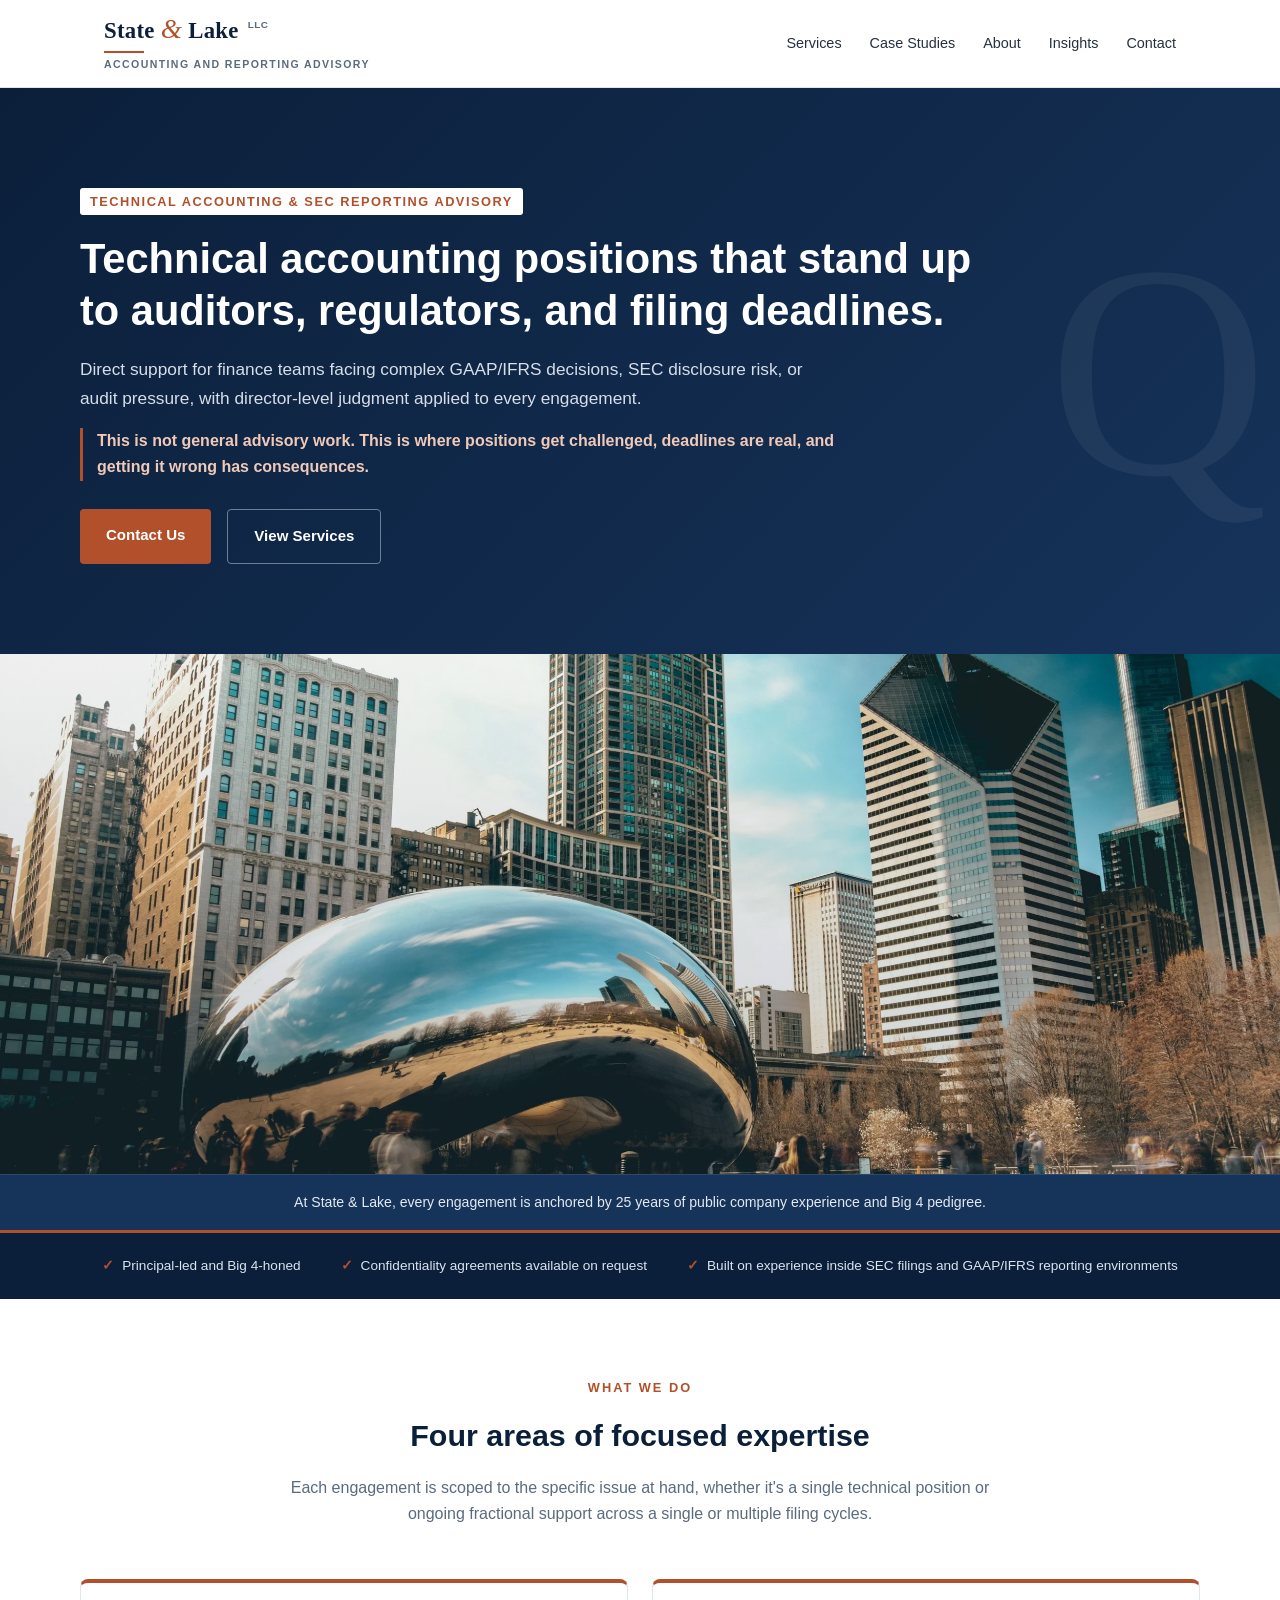
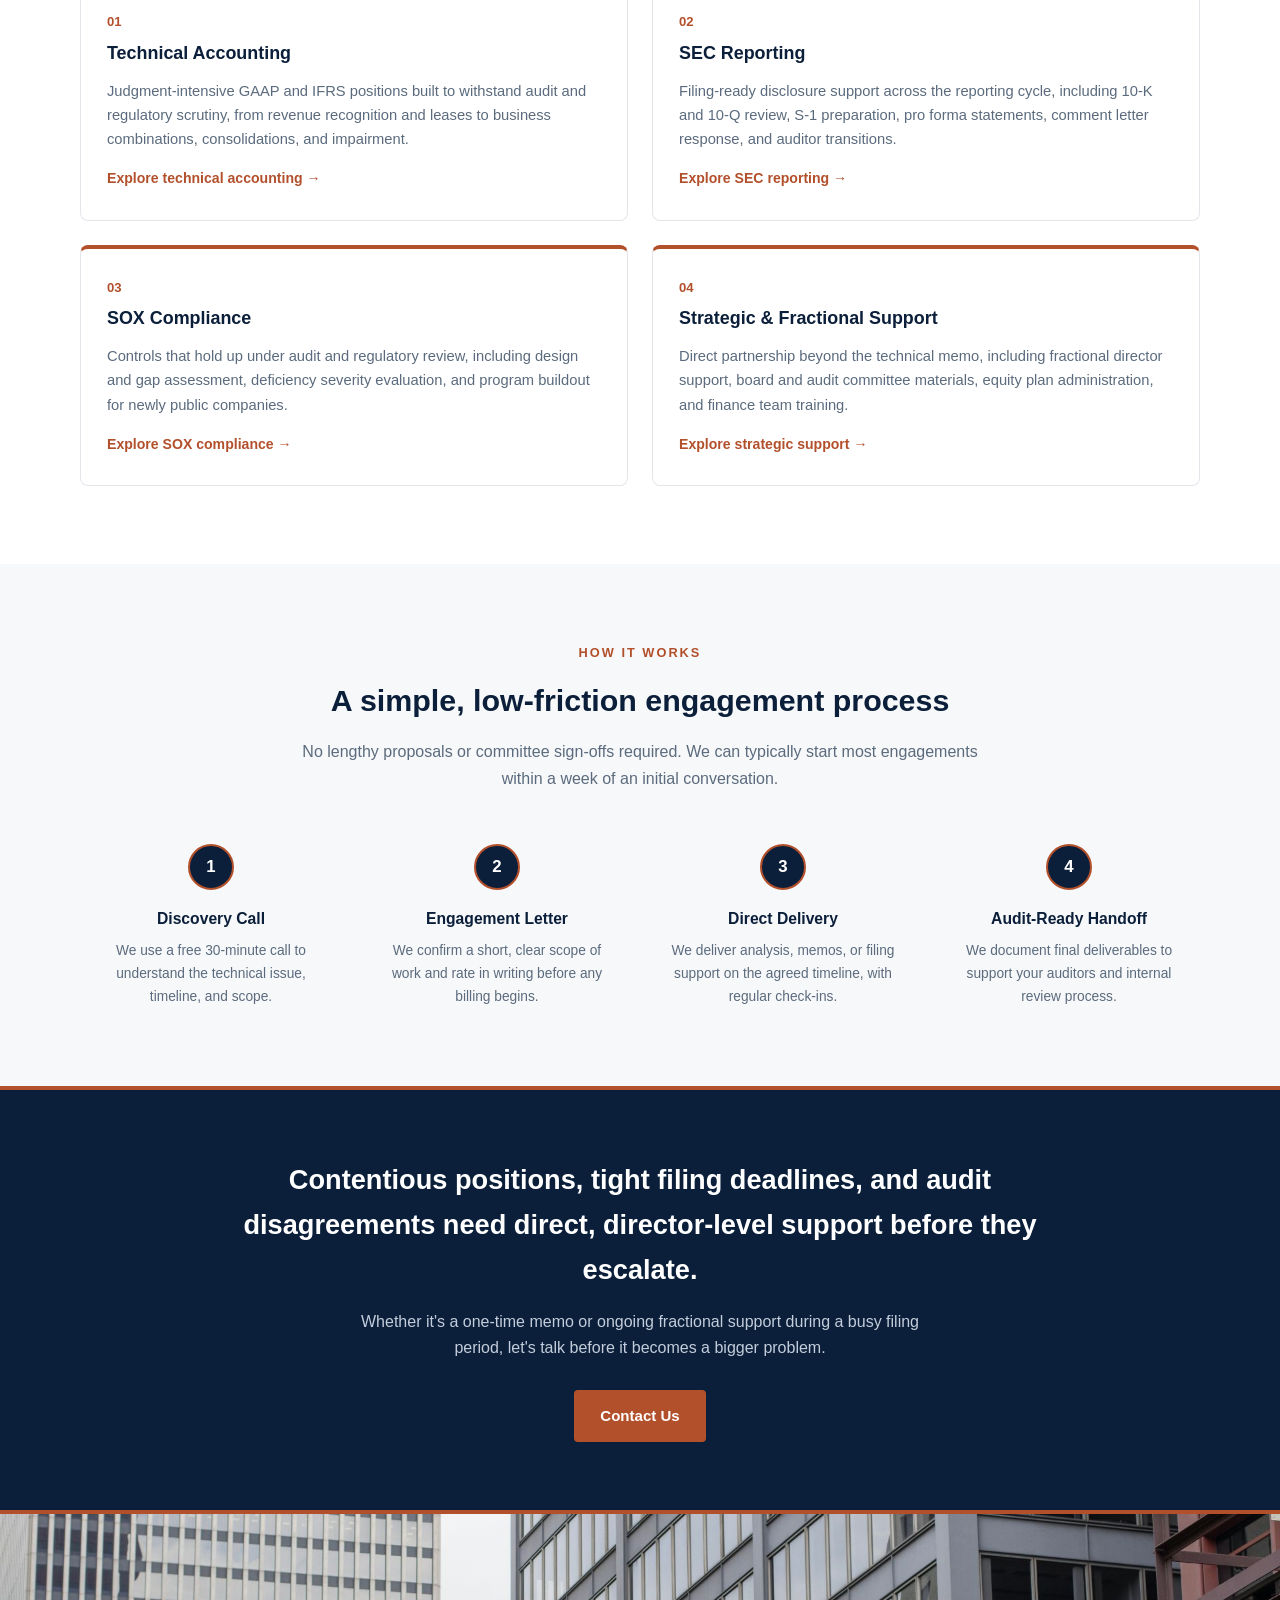
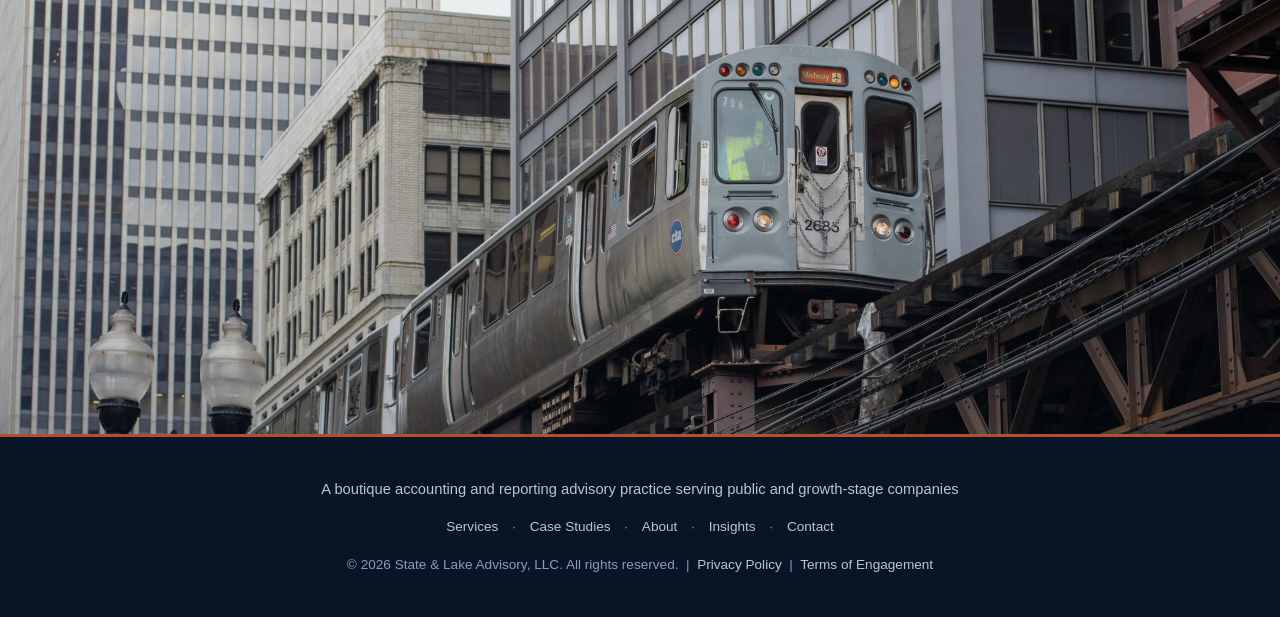
<file: index.html>
<!DOCTYPE html>
<html lang="en">
<head>
<meta charset="UTF-8">
<meta name="viewport" content="width=device-width, initial-scale=1.0">
<!-- PRE-LAUNCH: remove this noindex tag on launch day -->
<meta name="robots" content="noindex">
<title>State &amp; Lake Advisory, LLC | Accounting and Reporting Advisory</title>
<meta name="description" content="Technical accounting positions that stand up to auditors, regulators, and filing deadlines. Direct support from a principal-led practice with Big 4 and public company reporting experience.">
<link rel="stylesheet" href="styles.css">
</head>
<body>

<header>
  <nav>
    <a href="index.html" class="logo-wrap" aria-label="State &amp; Lake Advisory, LLC home">
      <div class="logo">State <span class="amp-symbol">&amp;</span> Lake<span class="logo-llc">LLC</span></div>
      <div class="logo-rule"></div>
      <div class="logo-tagline">Accounting and Reporting Advisory</div>
    </a>
    <button class="nav-toggle" id="navToggle" aria-label="Toggle navigation menu" aria-expanded="false">
      <span></span><span></span><span></span>
    </button>
    <ul class="nav-links" id="navLinks">
      <li><a href="services.html">Services</a></li>
      <li><a href="case-studies.html">Case Studies</a></li>
      <li><a href="about.html">About</a></li>
      <li><a href="insights.html">Insights</a></li>
      <li><a href="contact.html">Contact</a></li>
    </ul>
  </nav>
</header>

<section class="hero">
  <div class="hero-inner">
    <div class="hero-eyebrow">Technical Accounting &amp; SEC Reporting Advisory</div>
    <h1>Technical accounting positions that stand up to auditors, regulators, and filing deadlines.</h1>
    <p class="sub">Direct support for finance teams facing complex GAAP/IFRS decisions, SEC disclosure risk, or audit pressure, with director-level judgment applied to every engagement.</p>
    <p class="edge-line">This is not general advisory work. This is where positions get challenged, deadlines are real, and getting it wrong has consequences.</p>
    <div class="hero-buttons">
      <a href="contact.html" class="btn-primary">Contact Us</a>
      <a href="services.html" class="btn-secondary">View Services</a>
    </div>
  </div>
</section>

<div class="photo-band">
  <img src="assets/The%20Bean.webp" alt="Cloud Gate sculpture with the Chicago skyline in the background">
  <div class="photo-overlay"></div>
</div>

<div class="disclosure-bar">
  <p class="disclosure-inner">At State &amp; Lake, every engagement is anchored by 25 years of public company experience and Big 4 pedigree.</p>
</div>

<div class="trust-bar">
  <div class="trust-inner">
    <div class="trust-item">Principal-led and Big 4-honed</div>
    <div class="trust-item">Confidentiality agreements available on request</div>
    <div class="trust-item">Built on experience inside SEC filings and GAAP/IFRS reporting environments</div>
  </div>
</div>

<section id="services-preview">
  <div class="section-header">
    <div class="eyebrow">What We Do</div>
    <h2>Four areas of focused expertise</h2>
    <p>Each engagement is scoped to the specific issue at hand, whether it's a single technical position or ongoing fractional support across a single or multiple filing cycles.</p>
  </div>
  <div class="preview-grid">
    <div class="preview-card">
      <span class="pillar-num">01</span>
      <h3>Technical Accounting</h3>
      <p>Judgment-intensive GAAP and IFRS positions built to withstand audit and regulatory scrutiny, from revenue recognition and leases to business combinations, consolidations, and impairment.</p>
      <a href="services.html">Explore technical accounting &rarr;</a>
    </div>
    <div class="preview-card">
      <span class="pillar-num">02</span>
      <h3>SEC Reporting</h3>
      <p>Filing-ready disclosure support across the reporting cycle, including 10-K and 10-Q review, S-1 preparation, pro forma statements, comment letter response, and auditor transitions.</p>
      <a href="services.html">Explore SEC reporting &rarr;</a>
    </div>
    <div class="preview-card">
      <span class="pillar-num">03</span>
      <h3>SOX Compliance</h3>
      <p>Controls that hold up under audit and regulatory review, including design and gap assessment, deficiency severity evaluation, and program buildout for newly public companies.</p>
      <a href="services.html">Explore SOX compliance &rarr;</a>
    </div>
    <div class="preview-card">
      <span class="pillar-num">04</span>
      <h3>Strategic &amp; Fractional Support</h3>
      <p>Direct partnership beyond the technical memo, including fractional director support, board and audit committee materials, equity plan administration, and finance team training.</p>
      <a href="services.html">Explore strategic support &rarr;</a>
    </div>
  </div>
</section>

<section class="gray-section" id="process">
  <div class="section-header">
    <div class="eyebrow">How It Works</div>
    <h2>A simple, low-friction engagement process</h2>
    <p>No lengthy proposals or committee sign-offs required. We can typically start most engagements within a week of an initial conversation.</p>
  </div>
  <div class="process-grid">
    <div class="process-step"><div class="process-num">1</div><h4>Discovery Call</h4><p>We use a free 30-minute call to understand the technical issue, timeline, and scope.</p></div>
    <div class="process-step"><div class="process-num">2</div><h4>Engagement Letter</h4><p>We confirm a short, clear scope of work and rate in writing before any billing begins.</p></div>
    <div class="process-step"><div class="process-num">3</div><h4>Direct Delivery</h4><p>We deliver analysis, memos, or filing support on the agreed timeline, with regular check-ins.</p></div>
    <div class="process-step"><div class="process-num">4</div><h4>Audit-Ready Handoff</h4><p>We document final deliverables to support your auditors and internal review process.</p></div>
  </div>
</section>

<div class="cta-band">
  <h2>Contentious positions, tight filing deadlines, and audit disagreements need direct, director-level support before they escalate.</h2>
  <p>Whether it's a one-time memo or ongoing fractional support during a busy filing period, let's talk before it becomes a bigger problem.</p>
  <div class="hero-buttons">
    <a href="contact.html" class="btn-primary">Contact Us</a>
  </div>
</div>

<div class="photo-band">
  <img src="assets/L%20Train.jpg" alt="CTA L train on elevated tracks in downtown Chicago">
  <div class="photo-overlay"></div>
</div>

<footer>
  <p class="footer-tagline">A boutique accounting and reporting advisory practice serving public and growth-stage companies</p>
  <p class="footer-nav">
    <a href="services.html">Services</a> &middot;
    <a href="case-studies.html">Case Studies</a> &middot;
    <a href="about.html">About</a> &middot;
    <a href="insights.html">Insights</a> &middot;
    <a href="contact.html">Contact</a>
  </p>
  <p>&copy; 2026 State &amp; Lake Advisory, LLC. All rights reserved. &nbsp;|&nbsp; <a href="privacy.html">Privacy Policy</a> &nbsp;|&nbsp; <a href="terms.html">Terms of Engagement</a></p>
</footer>

<script src="nav.js"></script>
</body>
</html>
</file>
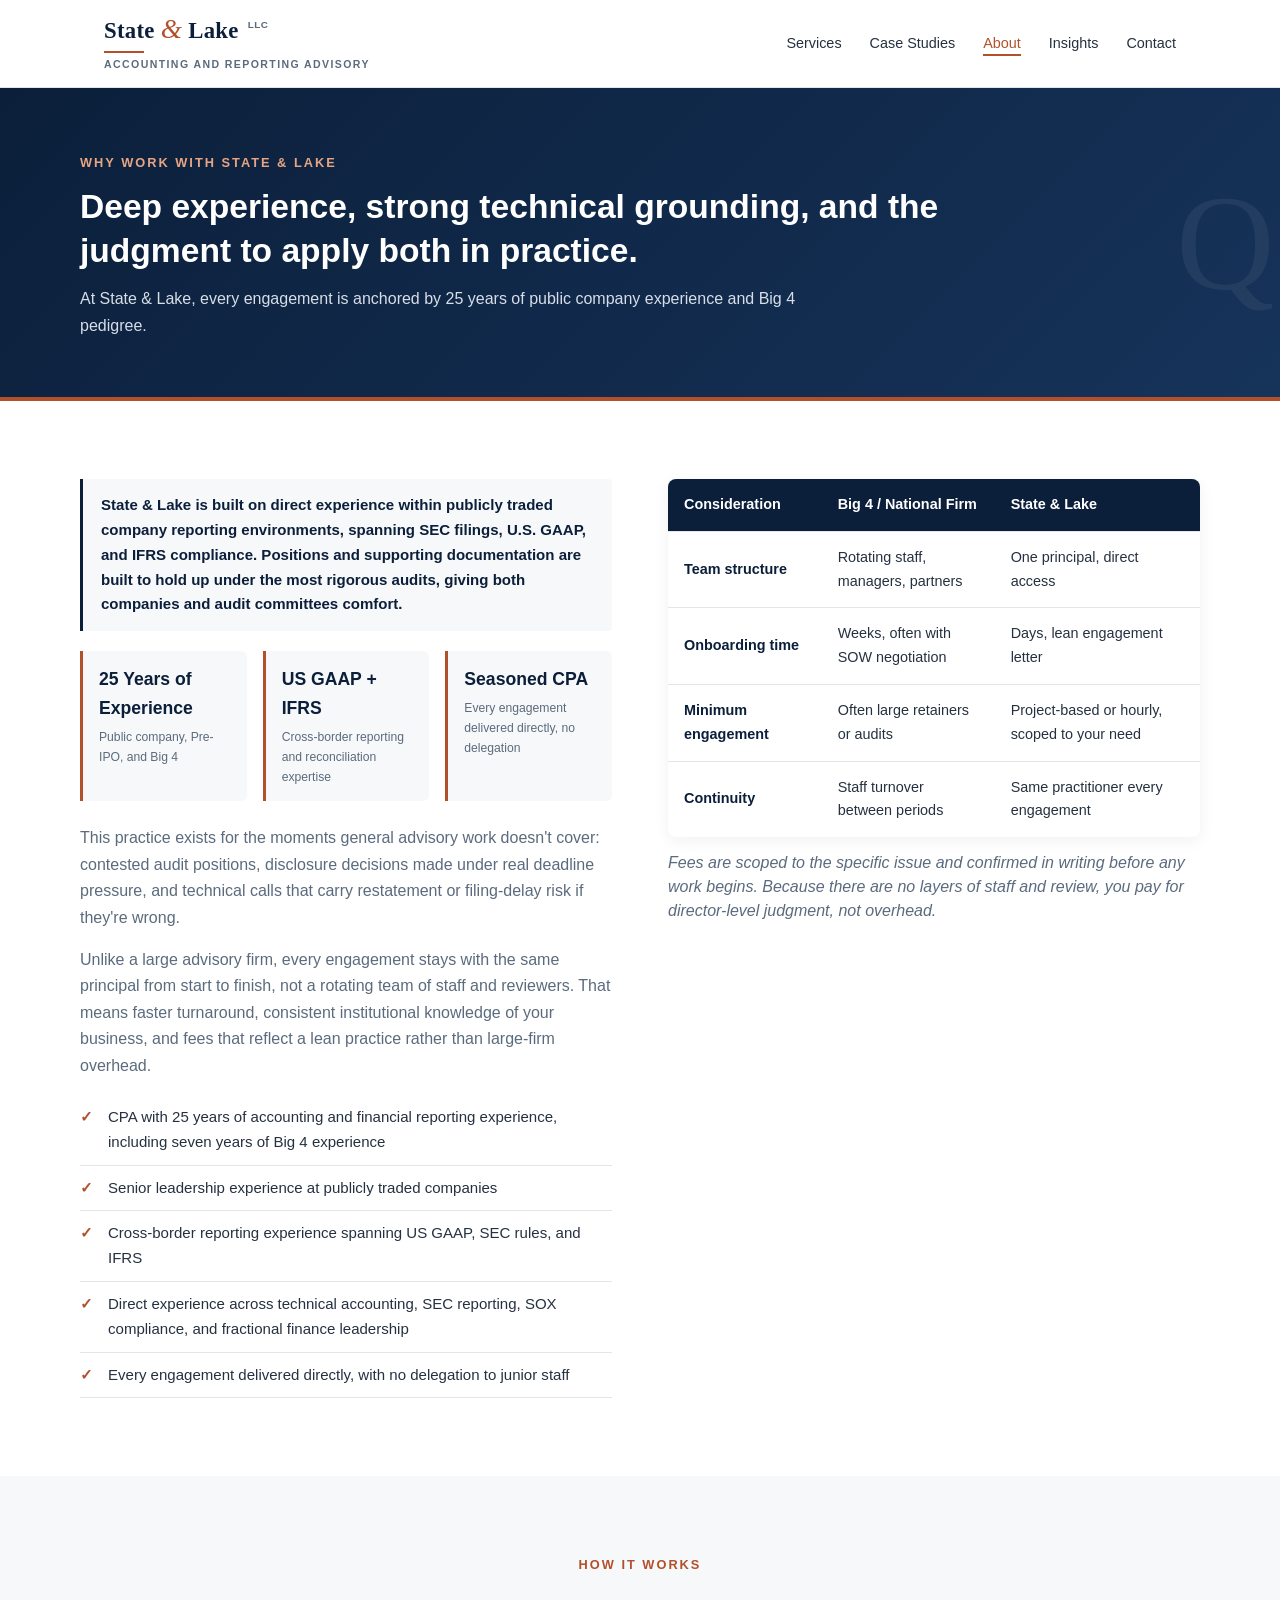
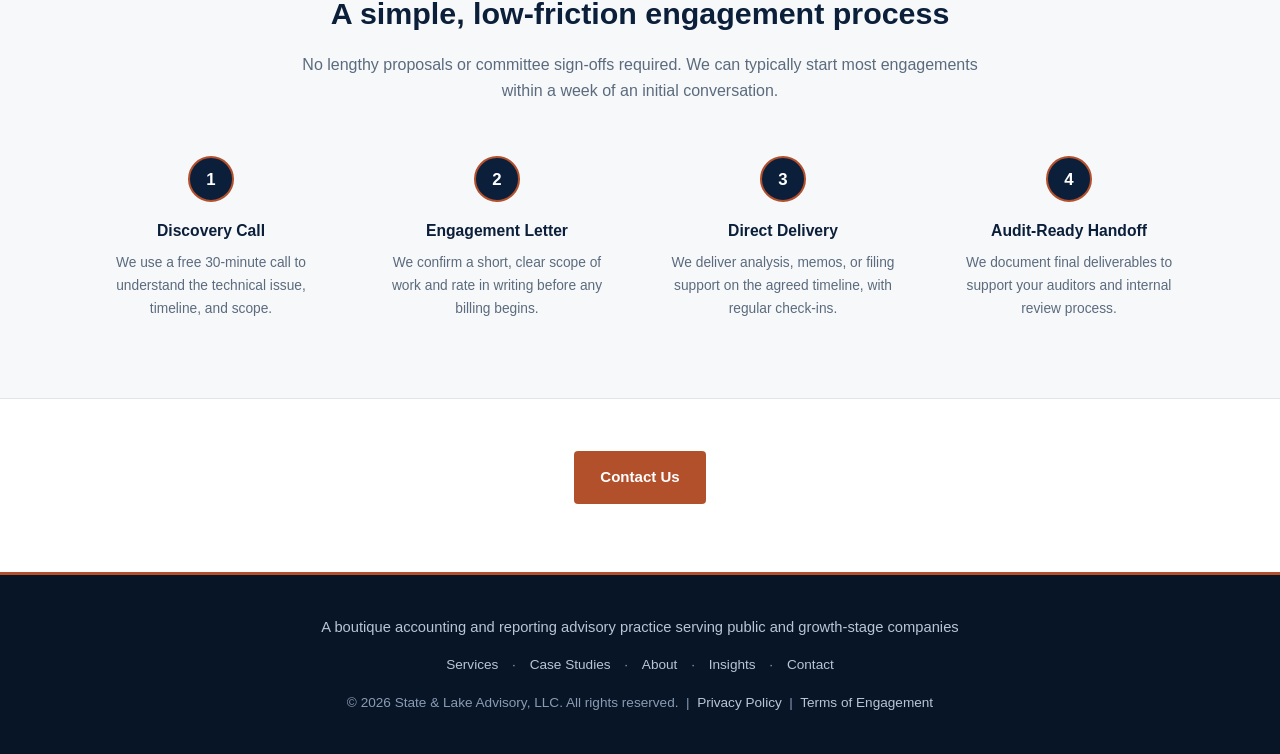
<file: about.html>
<!DOCTYPE html>
<html lang="en">
<head>
<meta charset="UTF-8">
<meta name="viewport" content="width=device-width, initial-scale=1.0">
<!-- PRE-LAUNCH: remove this noindex tag on launch day -->
<meta name="robots" content="noindex">
<title>About | State &amp; Lake Advisory, LLC</title>
<meta name="description" content="State &amp; Lake is built on 25 years of public company, pre-IPO, and Big 4 experience across SEC filings, U.S. GAAP, and IFRS compliance.">
<link rel="stylesheet" href="styles.css">
</head>
<body>

<header>
  <nav>
    <a href="index.html" class="logo-wrap" aria-label="State &amp; Lake Advisory, LLC home">
      <div class="logo">State <span class="amp-symbol">&amp;</span> Lake<span class="logo-llc">LLC</span></div>
      <div class="logo-rule"></div>
      <div class="logo-tagline">Accounting and Reporting Advisory</div>
    </a>
    <button class="nav-toggle" id="navToggle" aria-label="Toggle navigation menu" aria-expanded="false">
      <span></span><span></span><span></span>
    </button>
    <ul class="nav-links" id="navLinks">
      <li><a href="services.html">Services</a></li>
      <li><a href="case-studies.html">Case Studies</a></li>
      <li><a href="about.html" class="active">About</a></li>
      <li><a href="insights.html">Insights</a></li>
      <li><a href="contact.html">Contact</a></li>
    </ul>
  </nav>
</header>

<div class="page-header">
  <div class="page-header-inner">
    <div class="eyebrow">Why Work With State &amp; Lake</div>
    <h1>Deep experience, strong technical grounding, and the judgment to apply both in practice.</h1>
    <p>At State &amp; Lake, every engagement is anchored by 25 years of public company experience and Big 4 pedigree.</p>
  </div>
</div>

<section class="about">
  <div class="about-grid">
    <div>
      <div class="anchor-line">State &amp; Lake is built on direct experience within publicly traded company reporting environments, spanning SEC filings, U.S. GAAP, and IFRS compliance. Positions and supporting documentation are built to hold up under the most rigorous audits, giving both companies and audit committees comfort.</div>
      <div class="about-stat-row">
        <div class="about-stat">
          <div class="about-stat-num">25 Years of Experience</div>
          <div class="about-stat-label">Public company, Pre-IPO, and Big 4</div>
        </div>
        <div class="about-stat">
          <div class="about-stat-num">US GAAP + IFRS</div>
          <div class="about-stat-label">Cross-border reporting and reconciliation expertise</div>
        </div>
        <div class="about-stat">
          <div class="about-stat-num">Seasoned CPA</div>
          <div class="about-stat-label">Every engagement delivered directly, no delegation</div>
        </div>
      </div>
      <p>This practice exists for the moments general advisory work doesn't cover: contested audit positions, disclosure decisions made under real deadline pressure, and technical calls that carry restatement or filing-delay risk if they're wrong.</p>
      <p>Unlike a large advisory firm, every engagement stays with the same principal from start to finish, not a rotating team of staff and reviewers. That means faster turnaround, consistent institutional knowledge of your business, and fees that reflect a lean practice rather than large-firm overhead.</p>
      <ul class="credential-list">
        <li>CPA with 25 years of accounting and financial reporting experience, including seven years of Big 4 experience</li>
        <li>Senior leadership experience at publicly traded companies</li>
        <li>Cross-border reporting experience spanning US GAAP, SEC rules, and IFRS</li>
        <li>Direct experience across technical accounting, SEC reporting, SOX compliance, and fractional finance leadership</li>
        <li>Every engagement delivered directly, with no delegation to junior staff</li>
      </ul>
    </div>
    <div>
      <table class="compare-table">
        <tr><th>Consideration</th><th>Big 4 / National Firm</th><th>State &amp; Lake</th></tr>
        <tr><td>Team structure</td><td>Rotating staff, managers, partners</td><td>One principal, direct access</td></tr>
        <tr><td>Onboarding time</td><td>Weeks, often with SOW negotiation</td><td>Days, lean engagement letter</td></tr>
        <tr><td>Minimum engagement</td><td>Often large retainers or audits</td><td>Project-based or hourly, scoped to your need</td></tr>
        <tr><td>Continuity</td><td>Staff turnover between periods</td><td>Same practitioner every engagement</td></tr>
      </table>
      <p class="rate-note">Fees are scoped to the specific issue and confirmed in writing before any work begins. Because there are no layers of staff and review, you pay for director-level judgment, not overhead.</p>
    </div>
  </div>
</section>

<section class="gray-section" id="process">
  <div class="section-header">
    <div class="eyebrow">How It Works</div>
    <h2>A simple, low-friction engagement process</h2>
    <p>No lengthy proposals or committee sign-offs required. We can typically start most engagements within a week of an initial conversation.</p>
  </div>
  <div class="process-grid">
    <div class="process-step"><div class="process-num">1</div><h4>Discovery Call</h4><p>We use a free 30-minute call to understand the technical issue, timeline, and scope.</p></div>
    <div class="process-step"><div class="process-num">2</div><h4>Engagement Letter</h4><p>We confirm a short, clear scope of work and rate in writing before any billing begins.</p></div>
    <div class="process-step"><div class="process-num">3</div><h4>Direct Delivery</h4><p>We deliver analysis, memos, or filing support on the agreed timeline, with regular check-ins.</p></div>
    <div class="process-step"><div class="process-num">4</div><h4>Audit-Ready Handoff</h4><p>We document final deliverables to support your auditors and internal review process.</p></div>
  </div>
</section>

<div class="closing-action">
  <a href="contact.html" class="btn-primary">Contact Us</a>
</div>

<footer>
  <p class="footer-tagline">A boutique accounting and reporting advisory practice serving public and growth-stage companies</p>
  <p class="footer-nav">
    <a href="services.html">Services</a> &middot;
    <a href="case-studies.html">Case Studies</a> &middot;
    <a href="about.html">About</a> &middot;
    <a href="insights.html">Insights</a> &middot;
    <a href="contact.html">Contact</a>
  </p>
  <p>&copy; 2026 State &amp; Lake Advisory, LLC. All rights reserved. &nbsp;|&nbsp; <a href="privacy.html">Privacy Policy</a> &nbsp;|&nbsp; <a href="terms.html">Terms of Engagement</a></p>
</footer>

<script src="nav.js"></script>
</body>
</html>
</file>
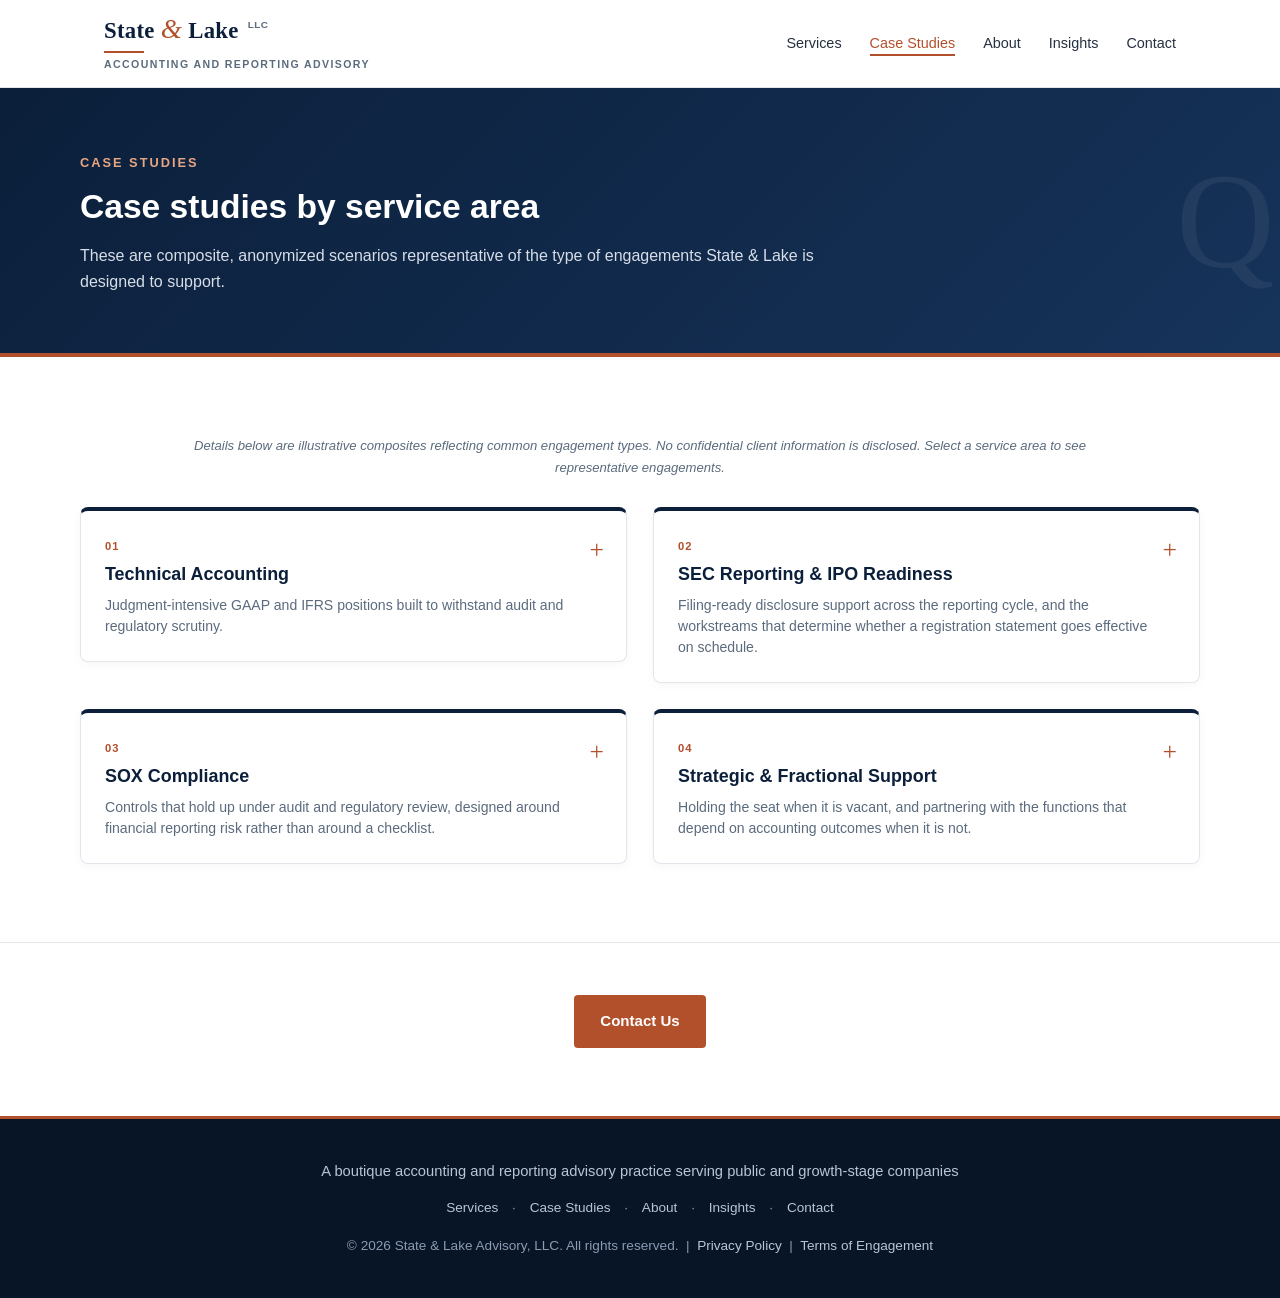
<file: case-studies.html>
<!DOCTYPE html>
<html lang="en">
<head>
<meta charset="UTF-8">
<meta name="viewport" content="width=device-width, initial-scale=1.0">
<!-- PRE-LAUNCH: remove this noindex tag on launch day -->
<meta name="robots" content="noindex">
<title>Case Studies | State &amp; Lake Advisory, LLC</title>
<meta name="description" content="Composite, anonymized case studies organized by service pillar: technical accounting, SEC reporting and IPO readiness, SOX compliance, and strategic fractional support.">
<link rel="stylesheet" href="styles.css">
</head>
<body>

<header>
  <nav>
    <a href="index.html" class="logo-wrap" aria-label="State &amp; Lake Advisory, LLC home">
      <div class="logo">State <span class="amp-symbol">&amp;</span> Lake<span class="logo-llc">LLC</span></div>
      <div class="logo-rule"></div>
      <div class="logo-tagline">Accounting and Reporting Advisory</div>
    </a>
    <button class="nav-toggle" id="navToggle" aria-label="Toggle navigation menu" aria-expanded="false">
      <span></span><span></span><span></span>
    </button>
    <ul class="nav-links" id="navLinks">
      <li><a href="services.html">Services</a></li>
      <li><a href="case-studies.html" class="active">Case Studies</a></li>
      <li><a href="about.html">About</a></li>
      <li><a href="insights.html">Insights</a></li>
      <li><a href="contact.html">Contact</a></li>
    </ul>
  </nav>
</header>

<div class="page-header">
  <div class="page-header-inner">
    <div class="eyebrow">Case Studies</div>
    <h1>Case studies by service area</h1>
    <p>These are composite, anonymized scenarios representative of the type of engagements State &amp; Lake is designed to support.</p>
  </div>
</div>

<section>
  <p class="acc-hint">Details below are illustrative composites reflecting common engagement types. No confidential client information is disclosed. Select a service area to see representative engagements.</p>

  <div class="cs-card-grid">

    <!-- ============ PILLAR 01 ============ -->
    <details class="cs-card">
      <summary class="cs-card-head">
        <span class="cs-card-num">01</span>
        <span class="cs-card-title">Technical Accounting</span>
        <span class="cs-card-sub">Judgment-intensive GAAP and IFRS positions built to withstand audit and regulatory scrutiny.</span>
      </summary>

      <div class="cs-card-list">

        <details class="cs-item">
          <summary>Revenue Recognition: Principal vs. Agent on Pass-Through Vendor Costs</summary>
          <div class="cs-item-body">
            <div class="acc-row risk"><strong>Risk</strong><p>Recognizing revenue gross when net presentation was appropriate would have overstated reported revenue and distorted a metric investors watched closely ahead of a capital raise</p></div>
            <div class="acc-row"><strong>Approach</strong><p>Analyzed control indicators under ASC 606, including fulfillment responsibility, pricing discretion, and payment obligation to the third-party vendor irrespective of customer collection, and documented the conclusion against interpretive guidance from multiple national firms</p></div>
            <div class="acc-row"><strong>Outcome</strong><p>Gross presentation supported and accepted by auditors with no restatement of previously reported revenue</p></div>
          </div>
        </details>

        <details class="cs-item">
          <summary>Consolidations: Thirty-Eight Partially Owned Entities Across Three Models</summary>
          <div class="cs-item-body">
            <div class="acc-row risk"><strong>Risk</strong><p>A services operator held minority and equal-share interests in dozens of operating entities with inconsistent governance terms, creating risk that entities were consolidated or deconsolidated incorrectly across the portfolio</p></div>
            <div class="acc-row"><strong>Approach</strong><p>Built a repeatable seven-step decision framework applied contract by contract, evaluating the business scope exception, variable interest identification, primary beneficiary power and economics tests, the voting interest model, and joint venture criteria, and reconciled the differing thresholds between the VIE and joint venture literature</p></div>
            <div class="acc-row"><strong>Outcome</strong><p>Consolidation conclusions documented for every entity, with disclosure relief supported quantitatively; no audit adjustments</p></div>
          </div>
        </details>

        <details class="cs-item">
          <summary>Transfers of Financial Assets: Loan Participation True-Sale Analysis</summary>
          <div class="cs-item-body">
            <div class="acc-row risk"><strong>Risk</strong><p>If a bank partnership arrangement failed true-sale treatment, the transaction would have been recharacterized as a secured borrowing, materially changing the balance sheet and revenue presentation for a rapidly scaling product line</p></div>
            <div class="acc-row"><strong>Approach</strong><p>Tested all four participating-interest characteristics under ASC 860, including proportionate cash flow allocation, priority equivalence, and pledge and exchange rights, then quantified whether the contractual servicing fee exceeded what would fairly compensate a substitute servicer</p></div>
            <div class="acc-row"><strong>Outcome</strong><p>Sale of a participating interest supported, with a documented framework that scaled as the program grew across additional markets</p></div>
          </div>
        </details>

        <details class="cs-item">
          <summary>Goodwill Impairment: Reporting Unit Cleared by a Narrow Cushion</summary>
          <div class="cs-item-body">
            <div class="acc-row risk"><strong>Risk</strong><p>A reporting unit that had cleared its prior annual test by a thin margin faced a sharp forecast reduction, putting a material impairment charge and the related disclosure directly in play</p></div>
            <div class="acc-row"><strong>Approach</strong><p>Built dual forecast scenarios with the CEO and CFO, engaged and evaluated a third-party valuation specialist, weighted the scenarios with documented rationale, and calculated the precise scenario weighting at which an impairment would be triggered</p></div>
            <div class="acc-row"><strong>Outcome</strong><p>No impairment recorded, with sensitivity disclosed transparently and the conclusion accepted without further inquiry</p></div>
          </div>
        </details>

        <details class="cs-item">
          <summary>Regulated Operations: Market-Based Rates Failing the Regulatory Criteria</summary>
          <div class="cs-item-body">
            <div class="acc-row risk"><strong>Risk</strong><p>Two large infrastructure expansion projects had been accounted for under regulatory accounting from inception, but the underlying rates were market-based rather than cost-recovery, meaning regulatory treatment and capitalized financing costs were both potentially wrong</p></div>
            <div class="acc-row"><strong>Approach</strong><p>Applied the cost-recovery criterion to the substance rather than the form of the regulator's rate order, evaluated whether a separable-portion conclusion could be reached without unwinding regulatory treatment across the entire jurisdiction, and quantified the difference between regulated and non-regulated financing cost capitalization</p></div>
            <div class="acc-row"><strong>Outcome</strong><p>Regulatory accounting appropriately scoped out for the projects, with the quantified difference assessed as immaterial and passed on a documented basis</p></div>
          </div>
        </details>

        <details class="cs-item">
          <summary>Business Combination: Related-Party Acquisition and Acquirer Analysis</summary>
          <div class="cs-item-body">
            <div class="acc-row risk"><strong>Risk</strong><p>The sellers were also among the largest shareholders and board members of the acquirer, and the acquirer had performed the target's accounting pre-close, raising questions about acquirer identification, acquisition date, and whether control had transferred earlier</p></div>
            <div class="acc-row"><strong>Approach</strong><p>Worked through the full acquisition method, evaluating the business definition screen, control transfer evidence, pre-existing service arrangements at fair value, intangible asset identification and completeness, and measurement period closure</p></div>
            <div class="acc-row"><strong>Outcome</strong><p>Purchase accounting finalized within the measurement period with no post-close adjustments and no auditor challenge to the related-party analysis</p></div>
          </div>
        </details>

        <details class="cs-item">
          <summary>Restructuring: Workforce Reduction Spanning Three Separate Standards</summary>
          <div class="cs-item-body">
            <div class="acc-row risk"><strong>Risk</strong><p>A multi-state reduction in force combined voluntary programs, union and non-union involuntary separations, and pension curtailment, with each cost category carrying a different recognition trigger and timing</p></div>
            <div class="acc-row"><strong>Approach</strong><p>Segregated costs across the ongoing benefit arrangement, one-time termination benefit, and pension curtailment frameworks, resolved whether a substantive ongoing arrangement existed for a union population with no formal prior policy, and applied a forfeiture estimate to the accrual</p></div>
            <div class="acc-row"><strong>Outcome</strong><p>Restructuring charges recognized in the correct periods and categories, with disclosures reconciling the liability rollforward through completion</p></div>
          </div>
        </details>

        <details class="cs-item">
          <summary>Debt: Refinancing Evaluated as Modification Versus Extinguishment</summary>
          <div class="cs-item-body">
            <div class="acc-row risk"><strong>Risk</strong><p>Proceeds from a new senior secured note issuance were used to redeem an existing series held partly by the same investors, and treating the transaction as a modification rather than an extinguishment would have deferred a substantial loss</p></div>
            <div class="acc-row"><strong>Approach</strong><p>Evaluated whether the redemption and new issuance were negotiated in contemplation of one another, tested the fact pattern against interpretive examples, measured new-investor participation, and documented an accounting policy election applied consistently</p></div>
            <div class="acc-row"><strong>Outcome</strong><p>Extinguishment accounting supported, with the applicable premium and unamortized financing cost write-off calculated and separately presented</p></div>
          </div>
        </details>

        <details class="cs-item">
          <summary>Credit Facility: Creditor-by-Creditor Modification Analysis</summary>
          <div class="cs-item-body">
            <div class="acc-row risk"><strong>Risk</strong><p>An amended and restated credit agreement changed the lender syndicate composition and individual commitments, and a portfolio-level conclusion would have misstated the deferred cost write-off</p></div>
            <div class="acc-row"><strong>Approach</strong><p>Performed the cash flow significance test at the individual creditor level for term loan participants and separately analyzed borrowing capacity changes for revolver participants, allocating unamortized costs pro rata for lenders whose capacity declined</p></div>
            <div class="acc-row"><strong>Outcome</strong><p>Write-off isolated to the exiting lender and one reduced-capacity lender, with remaining costs appropriately deferred over the new term</p></div>
          </div>
        </details>

        <details class="cs-item">
          <summary>Derivatives: Cash Flow Hedge Documentation on an Interest Rate Swap</summary>
          <div class="cs-item-body">
            <div class="acc-row risk"><strong>Risk</strong><p>Failure to establish contemporaneous hedge documentation would have disqualified hedge accounting, forcing fair value changes through earnings and introducing volatility into reported results</p></div>
            <div class="acc-row"><strong>Approach</strong><p>Confirmed the instrument met the derivative definition, documented the risk management objective and hedged forecasted transactions, assessed counterparty default probability, and addressed the consequences if principal outstanding were to fall below the amortizing notional amount</p></div>
            <div class="acc-row"><strong>Outcome</strong><p>Hedge accounting supported from inception, with effectiveness testing and disclosure requirements established as a repeatable quarterly process</p></div>
          </div>
        </details>

        <details class="cs-item">
          <summary>Equity Instruments: Warrant and Preferred Stock Classification</summary>
          <div class="cs-item-body">
            <div class="acc-row risk"><strong>Risk</strong><p>Misclassifying warrants issued alongside preferred stock as liabilities rather than equity would have introduced recurring fair value remeasurement through earnings ahead of a planned public offering</p></div>
            <div class="acc-row"><strong>Approach</strong><p>Established that the warrants were freestanding by testing legal detachability and separate exercisability, then evaluated liability classification across the mandatorily redeemable, share-repurchase obligation, and variable-share categories before assessing derivative scope exceptions</p></div>
            <div class="acc-row"><strong>Outcome</strong><p>Equity classification supported for both instruments, documented to the standard the incoming auditors required for public company readiness</p></div>
          </div>
        </details>

        <details class="cs-item">
          <summary>Divestiture: Seller Accounting for an Earn-Out With No Authoritative Guidance</summary>
          <div class="cs-item-body">
            <div class="acc-row risk"><strong>Risk</strong><p>A portion of the sale price was contingent over an extended earn-out period, and U.S. GAAP provides no authoritative seller-side guidance, leaving both the initial gain calculation and cash flow presentation exposed</p></div>
            <div class="acc-row"><strong>Approach</strong><p>Reconciled competing interpretations from two national firms, elected and documented a fair value policy applied consistently, engaged a valuation specialist to model the earn-out formula with sensitivity across growth and customer-attrition assumptions, and resolved cash flow classification across operating, investing, and financing activities</p></div>
            <div class="acc-row"><strong>Outcome</strong><p>Gain on sale recorded with a defensible fair value estimate, and a worst-case exposure quantified and confirmed immaterial</p></div>
          </div>
        </details>

        <details class="cs-item">
          <summary>Equity Method: Other-Than-Temporary Impairment on a Minority Investment</summary>
          <div class="cs-item-body">
            <div class="acc-row risk"><strong>Risk</strong><p>A significant minority investment carried at a material balance faced a macroeconomic shock, and the investor could not test the investee's underlying assets directly, limiting available evidence for the impairment conclusion</p></div>
            <div class="acc-row"><strong>Approach</strong><p>Evaluated each impairment indicator against available evidence, including performance relative to original investment expectations, peer and industry comparison, regulatory developments, and customer concentration, working directly with the investee's CFO to validate results reported on a lag</p></div>
            <div class="acc-row"><strong>Outcome</strong><p>No other-than-temporary impairment recorded, with the indicator-by-indicator analysis and the reporting lag both disclosed and accepted by auditors</p></div>
          </div>
        </details>

      </div>
    </details>

    <!-- ============ PILLAR 02 ============ -->
    <details class="cs-card">
      <summary class="cs-card-head">
        <span class="cs-card-num">02</span>
        <span class="cs-card-title">SEC Reporting &amp; IPO Readiness</span>
        <span class="cs-card-sub">Filing-ready disclosure support across the reporting cycle, and the workstreams that determine whether a registration statement goes effective on schedule.</span>
      </summary>

      <div class="cs-card-list">

        <details class="cs-item">
          <summary>Staleness Management: Sequencing a Filing Against the 45- and 134-Day Windows</summary>
          <div class="cs-item-body">
            <div class="acc-row risk"><strong>Risk</strong><p>A registration statement cannot go effective more than 45 days after a completed fiscal year end without audited annual financials, or more than 134 days after an unaudited interim period. Missing either window forces an unplanned audit or review cycle, delays the offering, and can push a company past its market opportunity</p></div>
            <div class="acc-row"><strong>Approach</strong><p>Built a filing calendar working backward from the targeted effective date, identified the precise date each reporting period would go stale, and sequenced audit and interim review completion against it. Coordinated with underwriters on the number of trailing quarters required for marketing purposes and confirmed which of those periods needed review under PCAOB AS 4105. Flagged the decision points where a slipped week would require adding a full reporting period</p></div>
            <div class="acc-row"><strong>Outcome</strong><p>Financial information remained timely at each submission and amendment, with no period added to the filing as a result of schedule slippage and no delay attributable to financial statement age</p></div>
          </div>
        </details>

        <details class="cs-item">
          <summary>Pro Forma Financial Information: Article 11 Presentation for a Capital Markets Transaction</summary>
          <div class="cs-item-body">
            <div class="acc-row risk"><strong>Risk</strong><p>Pro forma information is one of the most heavily reviewed elements of a registration statement. Misclassifying an adjustment, or placing a management adjustment on the face of the statements rather than in the notes, invites SEC comment and can require refiling</p></div>
            <div class="acc-row"><strong>Approach</strong><p>Separated adjustments into the three Article 11 categories, presenting transaction accounting adjustments and autonomous entity adjustments on the face of the pro forma statements while confining management adjustments to the notes. Applied balance sheet adjustments as of the most recent period presented and income statement effects from the beginning of the earliest period, and documented the basis for each adjustment against the underlying transaction agreements</p></div>
            <div class="acc-row"><strong>Outcome</strong><p>Pro forma presentation accepted without SEC comment on adjustment classification, with the supporting schedules reusable across subsequent amendments</p></div>
          </div>
        </details>

        <details class="cs-item">
          <summary>Segment Reporting: First-Time Determination for a Registrant With No Prior Disclosure</summary>
          <div class="cs-item-body">
            <div class="acc-row risk"><strong>Risk</strong><p>Private companies do not report segment information, so a first-time registrant has no precedent to rely on. Reporting a single segment attracts SEC scrutiny, and aggregating operating segments on the basis of similar economic characteristics is a high hurdle. An incorrect conclusion cascades into goodwill allocation, impairment testing units, and non-GAAP disclosure</p></div>
            <div class="acc-row"><strong>Approach</strong><p>Identified operating segments from the actual reporting package provided to the chief operating decision maker rather than from the legal or organizational structure, tested aggregation against the similar economic characteristics criterion with particular attention to long-term average gross margins, and applied the quantitative thresholds. Reconciled the conclusion against the Business section, MD&amp;A, investor materials, and website content to eliminate inconsistencies, and addressed the expanded significant segment expense disclosures required under recent guidance</p></div>
            <div class="acc-row"><strong>Outcome</strong><p>Segment structure supported and disclosed consistently with internal reporting, with entity-wide disaggregated revenue and major customer disclosures in place and no SEC comment on identification or aggregation</p></div>
          </div>
        </details>

        <details class="cs-item">
          <summary>Non-GAAP Measures: Establishing a Defensible Framework Ahead of a First Filing</summary>
          <div class="cs-item-body">
            <div class="acc-row risk"><strong>Risk</strong><p>Non-GAAP measures sit under sustained SEC scrutiny, and the applicable rules differ depending on where a measure appears. Adjustments that smooth recurring items, or metrics built on individually tailored accounting principles, draw comment and can undermine credibility with investors during the marketing period</p></div>
            <div class="acc-row"><strong>Approach</strong><p>Inventoried every measure management intended to present, determined whether each fell under Item 10(e) of Regulation S-K or Regulation G based on where it would be disclosed, and tested each adjustment for whether the underlying item was genuinely non-recurring. Established equal-or-greater prominence for the most directly comparable GAAP measure, built the reconciliations, and documented for each metric a clear definition, why it is useful to investors, and how management uses it. Implemented controls over the underlying data and communicated the framework to the external auditors</p></div>
            <div class="acc-row"><strong>Outcome</strong><p>Non-GAAP framework carried through the filing and into subsequent earnings releases without SEC comment, with a documented basis for every adjustment and a defined process for evaluating new measures</p></div>
          </div>
        </details>

        <details class="cs-item">
          <summary>MD&amp;A: Building the Section From a Standing Start</summary>
          <div class="cs-item-body">
            <div class="acc-row risk"><strong>Risk</strong><p>MD&amp;A is the most frequently commented section of a registration statement, and a company drafting it for the first time is reconstructing the drivers behind three years of results after the fact. Generic period-over-period narrative that repeats the face of the financial statements without explaining underlying causes generates comment and signals inexperience to investors</p></div>
            <div class="acc-row"><strong>Approach</strong><p>Built the section around the three MD&amp;A objectives, describing and quantifying each material factor behind changes in results including offsetting factors and unusual events. Separated volume effects from pricing effects, identified known trends and uncertainties reasonably likely to affect future results, and wrote liquidity and capital resources around the actual drivers of cash flow rather than restating the cash flow statement. Documented critical accounting estimates with sensitivity analysis and the likelihood of materially different results under alternative assumptions, defined every performance metric management intended to use, and aligned the narrative with the Business section and investor materials</p></div>
            <div class="acc-row"><strong>Outcome</strong><p>MD&amp;A cleared review without comment on the adequacy of driver-level explanation, and the drafting discipline carried forward as the template for subsequent quarterly and annual reporting</p></div>
          </div>
        </details>

        <details class="cs-item">
          <summary>Uncorrected Errors: Restatement Assessment Under Quantitative and Qualitative Tests</summary>
          <div class="cs-item-body">
            <div class="acc-row risk"><strong>Risk</strong><p>Several out-of-period errors were identified mid-year across multiple prior periods, raising the question of whether previously issued financial statements required restatement</p></div>
            <div class="acc-row"><strong>Approach</strong><p>Quantified the errors under both the rollover and iron curtain approaches against a defined threshold, then evaluated all qualitative factors including whether the errors masked earnings trends, obscured a miss against analyst consensus, affected debt covenant compliance, or influenced management compensation</p></div>
            <div class="acc-row"><strong>Outcome</strong><p>No restatement required, with the aggregation conclusion documented and coordinated with internal audit on the related control implications</p></div>
          </div>
        </details>

        <details class="cs-item">
          <summary>Segment Reporting: Reportable Segments After Two Acquisitions in One Year</summary>
          <div class="cs-item-body">
            <div class="acc-row risk"><strong>Risk</strong><p>Two acquisitions in a single year changed how the chief operating decision maker reviewed results, and an incorrect segment conclusion would have affected goodwill allocation, impairment testing units, and non-GAAP disclosure</p></div>
            <div class="acc-row"><strong>Approach</strong><p>Reassessed operating segment identification against the CODM's actual reporting package, evaluated aggregation criteria and quantitative thresholds, and addressed the interaction between segment profit measures and non-GAAP presentation rules the SEC actively comments on</p></div>
            <div class="acc-row"><strong>Outcome</strong><p>Segment structure supported and disclosed consistently with internal reporting, with no SEC comment on the presentation</p></div>
          </div>
        </details>

        <details class="cs-item">
          <summary>Going Concern: Liquidity Assessment Under Sudden Macroeconomic Stress</summary>
          <div class="cs-item-body">
            <div class="acc-row risk"><strong>Risk</strong><p>A sharp demand shock, a steep share price decline, and rising delinquency raised the question of whether substantial doubt existed about the ability to continue as a going concern, with disclosure consequences either way</p></div>
            <div class="acc-row"><strong>Approach</strong><p>Assessed liquidity sources against obligations coming due within the assessment period, evaluated covenant compliance headroom, incorporated a post-quarter financing facility, and weighed operational continuity factors alongside multiple forecast scenarios</p></div>
            <div class="acc-row"><strong>Outcome</strong><p>No substantial doubt concluded, with the analysis and monitoring plan reviewed and approved at the CAO and CFO level</p></div>
          </div>
        </details>

        <details class="cs-item">
          <summary>IPO Readiness: Capitalizing Versus Expensing Offering Costs</summary>
          <div class="cs-item-body">
            <div class="acc-row risk"><strong>Risk</strong><p>A private company preparing to file had accumulated costs from underwriters, counsel, auditors, printers, and consultants, and misclassifying organizational costs as deferrable offering costs would have overstated assets and understated expense</p></div>
            <div class="acc-row"><strong>Approach</strong><p>Applied the specific-incremental-cost criterion invoice by invoice, allocated legal fees between offering and organizational activities with counsel's input, and established balance sheet, cash flow, and pro forma presentation for the deferred balance</p></div>
            <div class="acc-row"><strong>Outcome</strong><p>Deferred offering costs supported at the filing date with a cost-classification framework the company continued to apply through the registration process</p></div>
          </div>
        </details>

      </div>
    </details>

    <!-- ============ PILLAR 03 ============ -->
    <details class="cs-card">
      <summary class="cs-card-head">
        <span class="cs-card-num">03</span>
        <span class="cs-card-title">SOX Compliance</span>
        <span class="cs-card-sub">Controls that hold up under audit and regulatory review, designed around financial reporting risk rather than around a checklist.</span>
      </summary>

      <div class="cs-card-list">

        <details class="cs-item">
          <summary>Control Environment Buildout: Standing Up ICFR From Nothing in a Greenfield Function</summary>
          <div class="cs-item-body">
            <div class="acc-row risk"><strong>Risk</strong><p>A company approaching its first management assessment had no documented control environment, no process narratives, and no defined control owners. Building the framework reactively in the year the assessment came due would have produced documentation that satisfied a checklist without addressing actual financial reporting risk, and would have surfaced material weaknesses at the worst possible moment</p></div>
            <div class="acc-row"><strong>Approach</strong><p>Built the control environment from the ground up in partnership with internal audit, starting from a risk assessment rather than from a template. Mapped each significant account and disclosure to the processes that feed it, identified the specific financial statement assertions at risk, and designed controls to address those assertions rather than to fill a matrix. Defined control owners by name and function, established evidence standards and precision levels for management review controls, and set the cadence for walkthroughs and testing. Coordinated scoping decisions and testing approach with internal audit to avoid duplicated effort and to position management's work for reliance by the external auditors</p></div>
            <div class="acc-row"><strong>Outcome</strong><p>A documented control framework in place ahead of the first required assessment, with defined owners, evidence expectations, and a testing calendar, and with the design rationale documented well enough to defend each control's existence rather than merely its operation</p></div>
          </div>
        </details>

        <details class="cs-item">
          <summary>Pre-Filing SOX Readiness: Using the EGC Runway Rather Than Deferring It</summary>
          <div class="cs-item-body">
            <div class="acc-row risk"><strong>Risk</strong><p>Emerging growth companies are exempt from external auditor attestation on internal control for up to five years, but remain subject to management's assessment beginning with the second annual report. Treating the exemption as a reason to defer the work compresses the entire buildout into a single year, and leaves the company unable to demonstrate to investors and underwriters that it prioritized risk rather than growth at any cost</p></div>
            <div class="acc-row"><strong>Approach</strong><p>Started the control work before the registration statement was filed rather than after, treating the exemption period as runway. Sequenced the buildout so that process documentation, control design, and initial operating effectiveness testing were substantially complete ahead of the first assessment deadline. Prioritized the accounts and processes carrying the greatest financial reporting risk, established the close calendar and account reconciliation discipline that public company deadlines would require, and identified where systems and manual workarounds would not scale post-listing</p></div>
            <div class="acc-row"><strong>Outcome</strong><p>Management's first assessment delivered on a framework that had already been operating and tested, rather than one assembled to meet the deadline, with remediation of design gaps completed before they could become reportable deficiencies</p></div>
          </div>
        </details>

        <details class="cs-item">
          <summary>Risk and Control Matrix Refresh: Realigning Controls to How the Business Actually Operates</summary>
          <div class="cs-item-body">
            <div class="acc-row risk"><strong>Risk</strong><p>Control documentation drifts. Matrices built at implementation stay static while the business changes, leaving controls mapped to risks that no longer exist, key controls misclassified as non-key, and new risks from system changes or acquisitions unaddressed. The result is a program that consumes effort without reducing financial reporting risk, and where genuine gaps sit undetected behind a complete-looking matrix</p></div>
            <div class="acc-row"><strong>Approach</strong><p>Treated the risk and control matrix as a living document subject to periodic challenge rather than annual rollforward. Reassessed each control against the financial statement risk and assertion it was designed to address, tested whether the key versus non-key designation still held, and evaluated whether the manual versus automated classification was accurate. Challenged the nature, timing, and extent of testing to identify where the program was doing too much in low-risk areas and too little in high-risk ones. Rationalized redundant controls, retired controls addressing risks that no longer existed, and added coverage where business or system changes had introduced new exposure</p></div>
            <div class="acc-row"><strong>Outcome</strong><p>A matrix aligned to current business risk with a documented basis for every control's inclusion, classification, and testing approach, and a defined process for reassessing it as the business changes rather than only at year end</p></div>
          </div>
        </details>

        <details class="cs-item">
          <summary>ITGC Scoping: Addressing the Area That Generates the Most Deficiencies</summary>
          <div class="cs-item-body">
            <div class="acc-row risk"><strong>Risk</strong><p>IT general controls consistently produce more open deficiencies at the end of the SOX cycle than any other area, and give rise to more significant deficiencies and material weaknesses as a result. Systems are typically customized to specific business requirements, which makes identifying every relevant control difficult and undermines the ability to rely on automated controls or use data analytics in testing</p></div>
            <div class="acc-row"><strong>Approach</strong><p>Determined in-scope IT systems from the flow of financially relevant data rather than from an inventory of applications, tracing which systems originate, process, or report information supporting significant accounts. Evaluated access provisioning and de-provisioning, privileged access, change management, and program development against the specific financial reporting risks each was meant to address. Assessed whether reliance on automated application controls was supportable given the underlying ITGC environment, and identified where third-party and service organization arrangements were intertwined with financial reporting assertions</p></div>
            <div class="acc-row"><strong>Outcome</strong><p>ITGC scope documented and tied to financially relevant data flows, with access and change management deficiencies identified and remediated during the year rather than accumulating as open items at cycle end</p></div>
          </div>
        </details>

        <details class="cs-item">
          <summary>Testing Strategy: Recalibrating a Program Testing Samples Against a Business Monitoring Populations</summary>
          <div class="cs-item-body">
            <div class="acc-row risk"><strong>Risk</strong><p>A compliance program that selects a sample of twenty-five transactions while the business monitors its full population in real time is not adding assurance, and may be testing the wrong controls entirely. Programs dependent on static, point-in-time documentation consume budget and control owner goodwill without producing insight, and lose credibility with the business functions whose cooperation they require</p></div>
            <div class="acc-row"><strong>Approach</strong><p>Evaluated where the business had already built monitoring capability and reframed testing around it rather than alongside it, using full-population analysis where the data supported it instead of defaulting to attribute sampling. Reassessed which controls genuinely addressed financial reporting risk versus which had been retained through inertia. Cross-trained on business processes and IT general controls to challenge control classifications credibly, refreshed control owner expectations on evidence and precision, and gathered feedback from the business on where the program created friction without corresponding assurance</p></div>
            <div class="acc-row"><strong>Outcome</strong><p>Testing effort redistributed toward higher-risk areas with coverage maintained, improved relationships with control owners who saw the program engaging with how their processes actually run, and a documented rationale for the nature, timing, and extent of testing in each area</p></div>
          </div>
        </details>

        <details class="cs-item">
          <summary>SOX 404: Control Deficiency Severity and Aggregation Assessment</summary>
          <div class="cs-item-body">
            <div class="acc-row risk"><strong>Risk</strong><p>Multiple control deviations were identified at year-end, several unremediated, creating exposure that individually minor issues could aggregate to a significant deficiency or material weakness in management's assessment</p></div>
            <div class="acc-row"><strong>Approach</strong><p>Documented each deviation with its root cause, identified specific compensating controls operating effectively during the period, assessed whether any financial statement risk could actually arise given system access architecture, and performed an aggregation analysis across processes and control owners</p></div>
            <div class="acc-row"><strong>Outcome</strong><p>All deviations concluded as control deficiencies not rising to significant deficiency or material weakness, with process changes implemented to prevent recurrence</p></div>
          </div>
        </details>

      </div>
    </details>

    <!-- ============ PILLAR 04 ============ -->
    <details class="cs-card">
      <summary class="cs-card-head">
        <span class="cs-card-num">04</span>
        <span class="cs-card-title">Strategic &amp; Fractional Support</span>
        <span class="cs-card-sub">Holding the seat when it is vacant, and partnering with the functions that depend on accounting outcomes when it is not.</span>
      </summary>

      <div class="cs-card-list">

        <details class="cs-item">
          <summary>Interim Leadership: Carrying the Reporting Function as the Only Technical Resource</summary>
          <div class="cs-item-body">
            <div class="acc-row risk"><strong>Risk</strong><p>When a Chief Accounting Officer or reporting leader departs unexpectedly, the calendar does not pause. Filing deadlines, the audit, the close, and the Audit Committee meeting all arrive on schedule, and the institutional knowledge of why positions were taken often leaves with the person. A search takes months. The quarters in between still have to close and still have to be filed</p></div>
            <div class="acc-row"><strong>Approach</strong><p>Stepped in as the sole internal financial reporting and technical accounting resource, owning rather than advising on the function. Took over the close calendar, the filing calendar, external auditor coordination, and the technical accounting docket at once, working through a high volume of unresolved matters in the first months rather than triaging them indefinitely. Reconstructed the basis for existing accounting positions where documentation was thin, directed outside consultants and specialists where depth was needed, and kept the reporting cadence intact while the permanent search proceeded</p></div>
            <div class="acc-row"><strong>Outcome</strong><p>Reporting deadlines met without interruption during the vacancy, the technical backlog cleared rather than deferred to the incoming hire, and the function handed over with positions documented and the calendar current</p></div>
          </div>
        </details>

        <details class="cs-item">
          <summary>Audit Committee and Board Communication: Owning the Technical Conversation at the Top</summary>
          <div class="cs-item-body">
            <div class="acc-row risk"><strong>Risk</strong><p>Audit Committees have limited time and rarely include more than one or two members fluent in accounting. A technical position that cannot be explained clearly in a deck and defended in the room does not get the Committee's support, and a Committee that learns of a significant judgment late loses confidence in management regardless of whether the conclusion was right. The same exposure applies when the external auditors and management reach different views</p></div>
            <div class="acc-row"><strong>Approach</strong><p>Prepared and presented the quarterly Audit Committee materials directly rather than through an intermediary, and met with the Committee Chair outside the formal meeting to walk through significant judgments, emerging matters, and anything the auditors were likely to raise. Framed each technical position around the decision the Committee actually had to make, with the alternative treatments and the reasons for the conclusion stated plainly. Educated executive leadership and directors on complex standards where the accounting outcome would shape reported results, and served as the primary point of contact with the external auditors so disagreements surfaced and resolved before they reached the Committee as surprises</p></div>
            <div class="acc-row"><strong>Outcome</strong><p>Significant judgments reached the Committee with the analysis already understood by the Chair, auditor positions reconciled in advance of the meeting, and technical matters explained in terms directors could act on</p></div>
          </div>
        </details>

        <details class="cs-item">
          <summary>Function Buildout: Standing Up Reporting Where the Capability Did Not Exist</summary>
          <div class="cs-item-body">
            <div class="acc-row risk"><strong>Risk</strong><p>A company can outgrow its accounting function without noticing. Manual spreadsheet processes that worked at one scale break under public company deadlines, close cycles stretch, and the same people absorb more work until something is missed. Hiring alone does not fix it, because a team without defined process, systems, or documented policy simply distributes the strain differently</p></div>
            <div class="acc-row"><strong>Approach</strong><p>Built the reporting and technical accounting function as an operating system rather than a headcount plan, defining the close calendar, review layers, and documentation standards before adding people. Replaced manual spreadsheet processes with purpose-built systems where the volume justified it, including lease accounting and reporting platforms, and measured the effect on cycle time rather than assuming it. Authored the corporate accounting policies the function would operate under, built a recurring management reporting package with variance and forecast comparison for leadership, and used that package as a training tool for junior staff. Established recurring touchpoints with legal, HR, treasury, and internal audit so information reached accounting on a schedule rather than by escalation</p></div>
            <div class="acc-row"><strong>Outcome</strong><p>A reporting function with defined process, documented policy, and measurably shorter close cycles, staffed and structured to absorb transaction volume and public company deadlines without reverting to heroics</p></div>
          </div>
        </details>

        <details class="cs-item">
          <summary>FP&amp;A Partnership: Translating Accounting Change Into Forecast Impact</summary>
          <div class="cs-item-body">
            <div class="acc-row risk"><strong>Risk</strong><p>Forecasts built without regard to pending accounting change go stale the moment a standard becomes effective, a transaction closes, or a one-time charge lands. When FP&amp;A learns of an impairment, a lease standard adoption, or a purchase accounting outcome after the fact, guidance and internal targets are already built on the wrong basis, and the correction becomes a credibility problem rather than a modeling exercise</p></div>
            <div class="acc-row"><strong>Approach</strong><p>Worked alongside FP&amp;A ahead of effective dates and closings rather than after them, quantifying how new pronouncements would change the shape of reported results, which line items would move, and whether the effect was presentational or economic. Modeled the forecast consequences of contemplated transactions before signing, so deal structure could be evaluated with the reporting outcome visible. Separated one-time items such as impairment charges and restructuring costs from run-rate performance, and identified which effects would recur in future periods and which would not</p></div>
            <div class="acc-row"><strong>Outcome</strong><p>Forecasts and internal targets reflected accounting outcomes before they were reported rather than after, with FP&amp;A able to explain the difference between an accounting-driven change and an operating one</p></div>
          </div>
        </details>

        <details class="cs-item">
          <summary>Non-GAAP and Non-IFRS Measures: Selecting Metrics That Hold Up Under Scrutiny</summary>
          <div class="cs-item-body">
            <div class="acc-row risk"><strong>Risk</strong><p>Management teams reach for adjusted measures that flatter results without testing whether the adjustments are defensible. Measures that smooth genuinely recurring costs, or that rely on individually tailored accounting principles, invite regulatory comment and erode analyst trust precisely when the company most needs the benefit of the doubt</p></div>
            <div class="acc-row"><strong>Approach</strong><p>Started from what the business actually manages against and what peers report, rather than from what produces the most favorable number. Tested each proposed adjustment for whether the underlying item was genuinely non-recurring or simply unwelcome, and pushed back where an adjustment would not survive scrutiny. Established the reconciliation to the most directly comparable GAAP or IFRS measure with appropriate prominence, documented for each metric a clear definition, why it is useful to investors, and how management uses it internally, and built the process for evaluating any new measure before it appeared publicly</p></div>
            <div class="acc-row"><strong>Outcome</strong><p>A defined set of measures management could stand behind across earnings releases, investor materials, and filings, with a documented basis for every adjustment and consistency between what was reported externally and what was used internally</p></div>
          </div>
        </details>

        <details class="cs-item">
          <summary>Investor Relations: Messaging Results and KPIs Through a Difficult Quarter</summary>
          <div class="cs-item-body">
            <div class="acc-row risk"><strong>Risk</strong><p>Earnings materials assembled by separate functions drift apart. When the press release, investor deck, earnings script, MD&amp;A, and financial statements describe the same quarter differently, analysts notice, and the inconsistency itself becomes the story. In a difficult quarter, a technically accurate disclosure that lands without context invites the worst available interpretation</p></div>
            <div class="acc-row"><strong>Approach</strong><p>Worked directly with Investor Relations to establish the key themes and metrics before drafting began, then carried them consistently across the earnings release, investor deck, script, and MD&amp;A so every document told the same story with the same numbers. Framed unusual items, accounting changes, and one-time charges in language that was accurate and comprehensible to a non-accountant audience. Anticipated the questions analysts would ask about specific disclosures and prepared the supporting detail in advance, and reviewed sell-side models to identify where analyst assumptions diverged from what the company had actually disclosed</p></div>
            <div class="acc-row"><strong>Outcome</strong><p>Consistent messaging across all investor-facing materials, with management prepared for the questions the disclosures would generate and able to explain accounting outcomes in operating terms</p></div>
          </div>
        </details>

        <details class="cs-item">
          <summary>Legal Partnership: Loss Contingency Assessment and Disclosure Determination</summary>
          <div class="cs-item-body">
            <div class="acc-row risk"><strong>Risk</strong><p>Legal and accounting evaluate litigation on different criteria. Counsel assesses the merits and likely defense strategy, while the accounting question turns on whether a loss is probable and reasonably estimable, and whether disclosure is required even absent accrual. Without a working relationship between the two, matters get accrued late, disclosed inadequately, or surface at year end as a scramble</p></div>
            <div class="acc-row"><strong>Approach</strong><p>Established a recurring cadence with the legal function to review the docket rather than waiting for year-end inquiry letters, translating counsel's assessment of each matter into the probable, reasonably possible, and remote framework. Evaluated whether a loss was reasonably estimable and, where a range existed, determined the appropriate accrual point and whether the range itself required disclosure. Assessed disclosure obligations for matters that did not meet the accrual threshold but were reasonably possible and material, and coordinated the resulting disclosure language between counsel, the external auditors, and the audit committee</p></div>
            <div class="acc-row"><strong>Outcome</strong><p>Contingencies identified and evaluated as they developed rather than at year end, with accrual and disclosure conclusions documented, agreed with counsel, and supportable to the auditors and the audit committee</p></div>
          </div>
        </details>

        <details class="cs-item">
          <summary>Treasury Support: Offering Memorandums, Debt Issuances, and Hedging Strategy</summary>
          <div class="cs-item-body">
            <div class="acc-row risk"><strong>Risk</strong><p>Treasury structures financing around cost of capital, covenant headroom, and rate exposure, and the accounting consequence often surfaces only after terms are agreed. A hedging strategy that manages economic risk correctly can still fail hedge accounting and introduce earnings volatility, and an offering memorandum built on a tight timeline can require financial information that does not yet exist in presentable form</p></div>
            <div class="acc-row"><strong>Approach</strong><p>Engaged with Treasury during structuring rather than after execution, evaluating the reporting outcome of contemplated terms while they could still be negotiated. Prepared and reviewed the financial information required for offering memorandums and debt issuances, coordinating with underwriters, counsel, and the external auditors on required periods and comfort letter support. Assessed proposed hedging arrangements against the derivative definition and hedge accounting criteria before execution, identified where documentation and effectiveness testing would need to be established contemporaneously, and provided the accounting guidance underlying debt and equity financing strategy execution</p></div>
            <div class="acc-row"><strong>Outcome</strong><p>Financing executed with the reporting consequence understood in advance, hedge accounting supported from inception where it was intended, and offering documents supported with financial information prepared to the standard underwriters and counsel required</p></div>
          </div>
        </details>

      </div>
    </details>

  </div>
</section>

<div class="closing-action">
  <a href="contact.html" class="btn-primary">Contact Us</a>
</div>

<footer>
  <p class="footer-tagline">A boutique accounting and reporting advisory practice serving public and growth-stage companies</p>
  <p class="footer-nav">
    <a href="services.html">Services</a> &middot;
    <a href="case-studies.html">Case Studies</a> &middot;
    <a href="about.html">About</a> &middot;
    <a href="insights.html">Insights</a> &middot;
    <a href="contact.html">Contact</a>
  </p>
  <p>&copy; 2026 State &amp; Lake Advisory, LLC. All rights reserved. &nbsp;|&nbsp; <a href="privacy.html">Privacy Policy</a> &nbsp;|&nbsp; <a href="terms.html">Terms of Engagement</a></p>
</footer>

<script src="nav.js"></script>
</body>
</html>
</file>
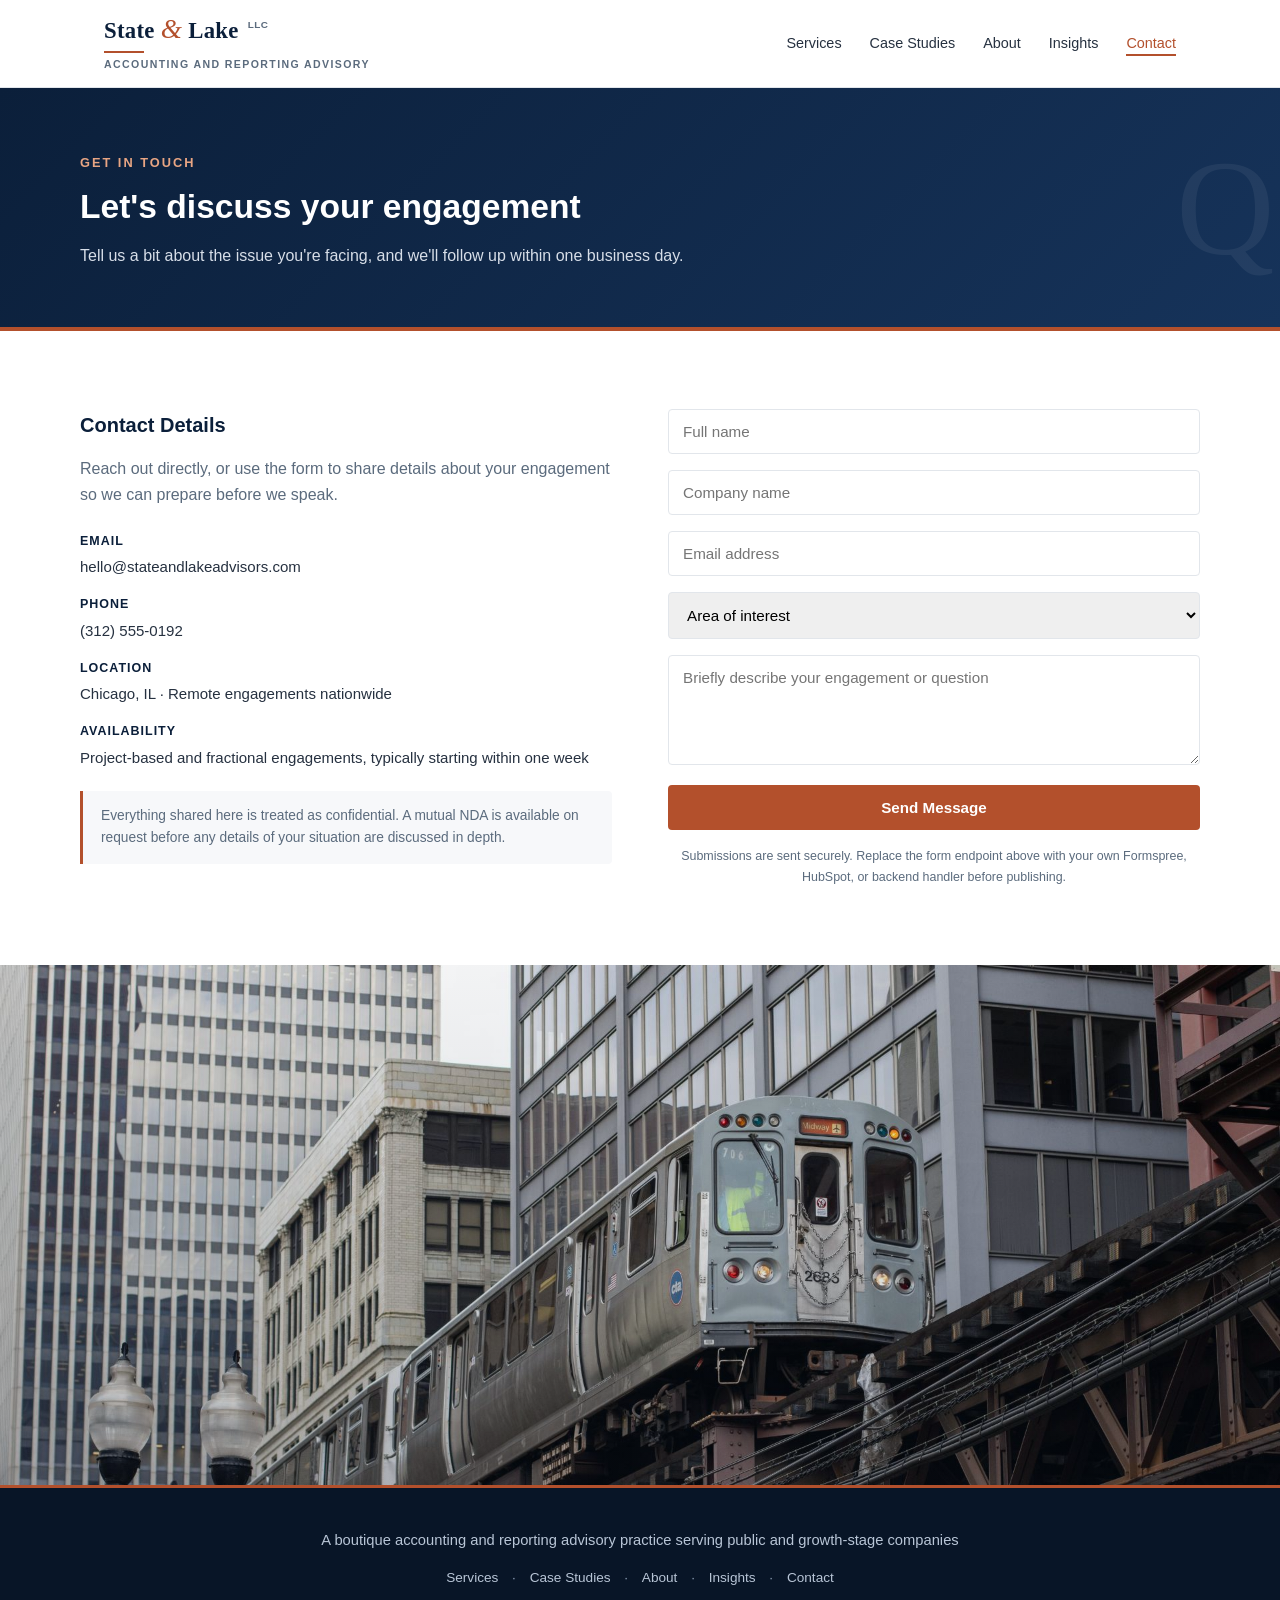
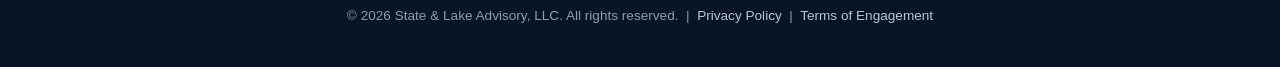
<file: contact.html>
<!DOCTYPE html>
<html lang="en">
<head>
<meta charset="UTF-8">
<meta name="viewport" content="width=device-width, initial-scale=1.0">
<!-- PRE-LAUNCH: remove this noindex tag on launch day -->
<meta name="robots" content="noindex">
<title>Contact | State &amp; Lake Advisory, LLC</title>
<meta name="description" content="Contact State &amp; Lake to discuss a technical accounting, SEC reporting, or SOX compliance engagement. Confidential, with a mutual NDA available on request.">
<link rel="stylesheet" href="styles.css">
</head>
<body>

<header>
  <nav>
    <a href="index.html" class="logo-wrap" aria-label="State &amp; Lake Advisory, LLC home">
      <div class="logo">State <span class="amp-symbol">&amp;</span> Lake<span class="logo-llc">LLC</span></div>
      <div class="logo-rule"></div>
      <div class="logo-tagline">Accounting and Reporting Advisory</div>
    </a>
    <button class="nav-toggle" id="navToggle" aria-label="Toggle navigation menu" aria-expanded="false">
      <span></span><span></span><span></span>
    </button>
    <ul class="nav-links" id="navLinks">
      <li><a href="services.html">Services</a></li>
      <li><a href="case-studies.html">Case Studies</a></li>
      <li><a href="about.html">About</a></li>
      <li><a href="insights.html">Insights</a></li>
      <li><a href="contact.html" class="active">Contact</a></li>
    </ul>
  </nav>
</header>

<div class="page-header">
  <div class="page-header-inner">
    <div class="eyebrow">Get In Touch</div>
    <h1>Let's discuss your engagement</h1>
    <p>Tell us a bit about the issue you're facing, and we'll follow up within one business day.</p>
  </div>
</div>

<section>
  <div class="contact-grid">
    <div class="contact-info">
      <h3>Contact Details</h3>
      <p>Reach out directly, or use the form to share details about your engagement so we can prepare before we speak.</p>
      <div class="contact-detail"><strong>Email</strong>hello@stateandlakeadvisors.com</div>
      <div class="contact-detail"><strong>Phone</strong>(312) 555-0192</div>
      <div class="contact-detail"><strong>Location</strong>Chicago, IL &middot; Remote engagements nationwide</div>
      <div class="contact-detail"><strong>Availability</strong>Project-based and fractional engagements, typically starting within one week</div>
      <div class="confidentiality-note">Everything shared here is treated as confidential. A mutual NDA is available on request before any details of your situation are discussed in depth.</div>
    </div>
    <div>
      <form action="https://formspree.io/f/YOUR_FORM_ID" method="POST">
        <input type="text" name="name" placeholder="Full name" required>
        <input type="text" name="company" placeholder="Company name">
        <input type="email" name="email" placeholder="Email address" required>
        <select name="topic">
          <option value="">Area of interest</option>
          <option value="Technical Accounting">Technical Accounting</option>
          <option value="SEC Reporting">SEC Reporting</option>
          <option value="SOX Compliance">SOX Compliance</option>
          <option value="Strategic and Fractional Support">Strategic &amp; Fractional Support</option>
          <option value="Other">Other</option>
        </select>
        <textarea name="message" placeholder="Briefly describe your engagement or question" required></textarea>
        <button type="submit" class="form-submit">Send Message</button>
        <p class="form-note">Submissions are sent securely. Replace the form endpoint above with your own Formspree, HubSpot, or backend handler before publishing.</p>
      </form>
    </div>
  </div>
</section>

<div class="photo-band">
  <img src="assets/L%20Train.jpg" alt="CTA L train on elevated tracks in downtown Chicago">
  <div class="photo-overlay"></div>
</div>

<footer>
  <p class="footer-tagline">A boutique accounting and reporting advisory practice serving public and growth-stage companies</p>
  <p class="footer-nav">
    <a href="services.html">Services</a> &middot;
    <a href="case-studies.html">Case Studies</a> &middot;
    <a href="about.html">About</a> &middot;
    <a href="insights.html">Insights</a> &middot;
    <a href="contact.html">Contact</a>
  </p>
  <p>&copy; 2026 State &amp; Lake Advisory, LLC. All rights reserved. &nbsp;|&nbsp; <a href="privacy.html">Privacy Policy</a> &nbsp;|&nbsp; <a href="terms.html">Terms of Engagement</a></p>
</footer>

<script src="nav.js"></script>
</body>
</html>
</file>
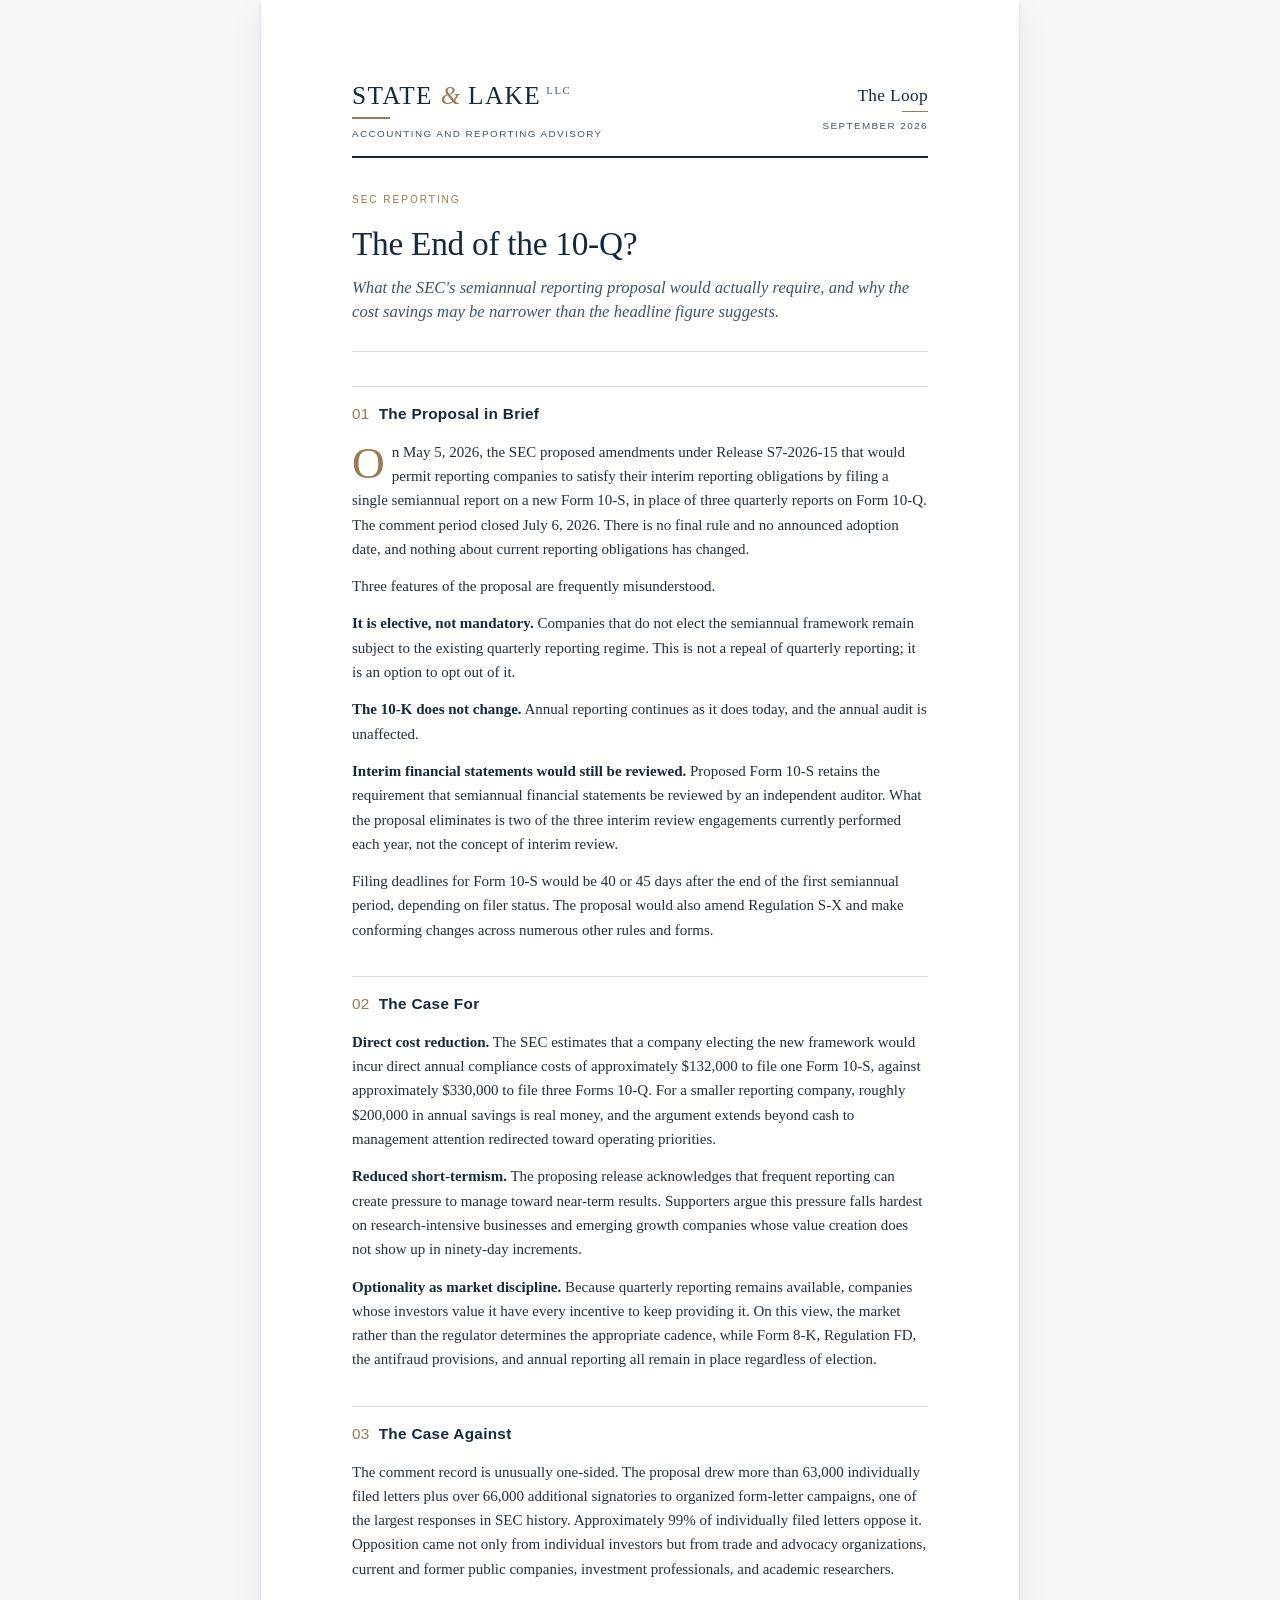
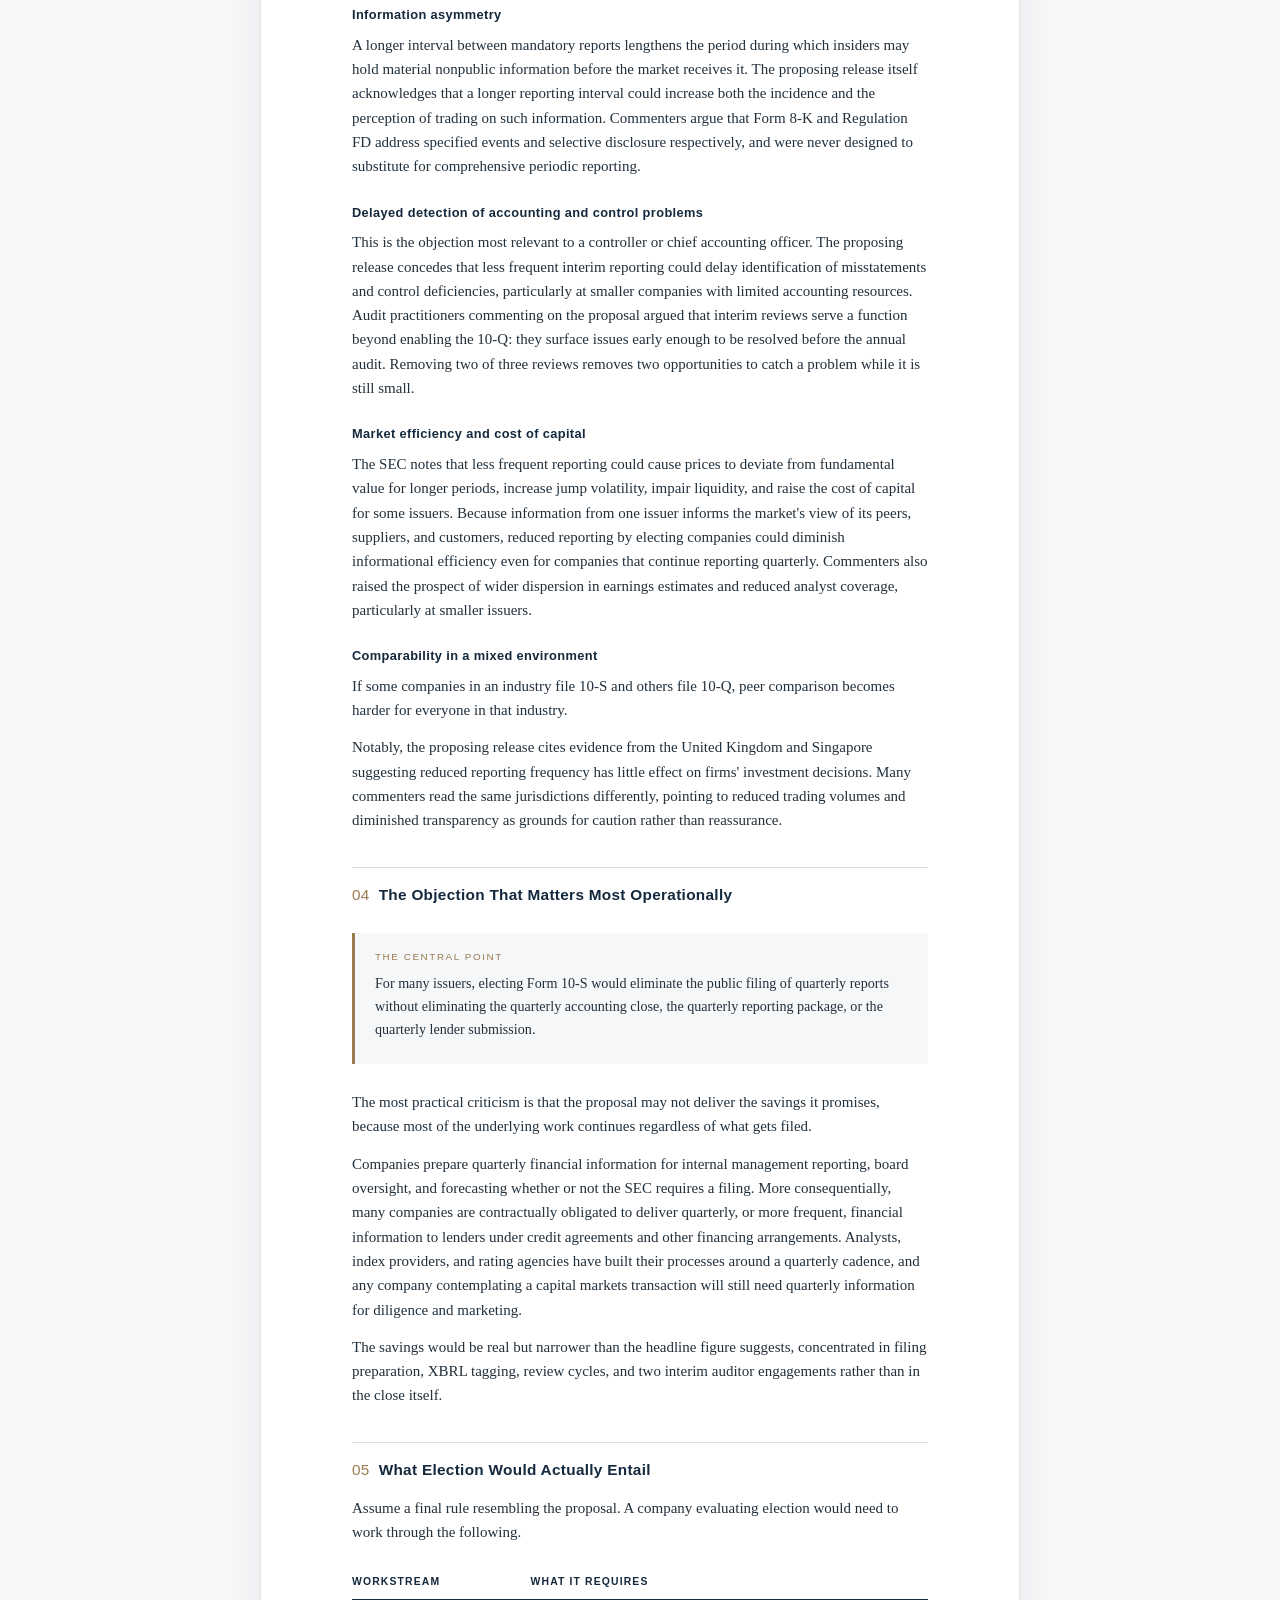
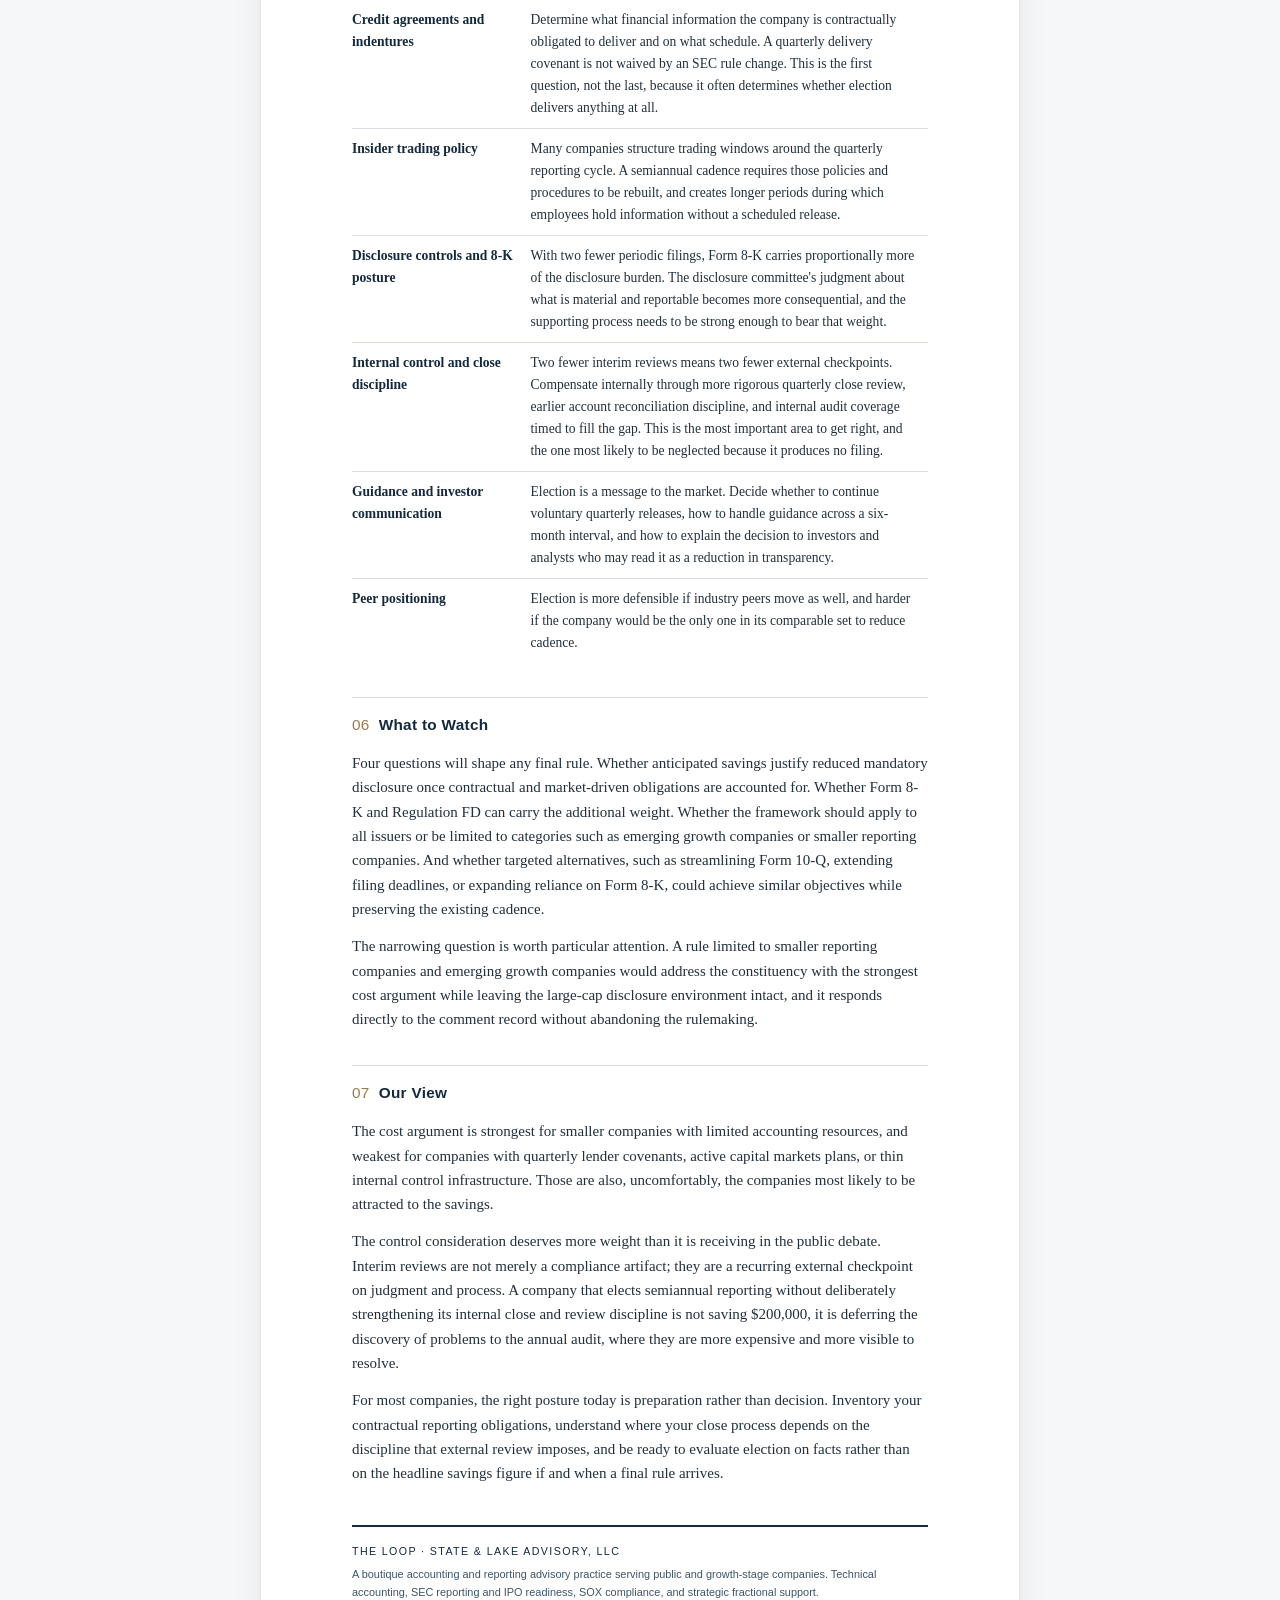
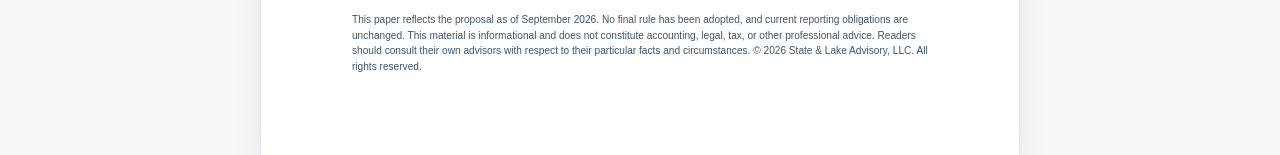
<file: insight-01-semiannual-reporting.html>
<!DOCTYPE html>
<html lang="en">
<head>
<meta charset="UTF-8">
<meta name="viewport" content="width=device-width, initial-scale=1.0">
<!-- PRE-LAUNCH: remove this noindex tag on launch day -->
<meta name="robots" content="noindex">
<title>The Loop — The End of the 10-Q? | State &amp; Lake Advisory, LLC</title>
<meta name="description" content="What the SEC's semiannual reporting proposal would actually require. The Loop, from State &amp; Lake Advisory, LLC.">
<style>
:root{
  --ink:#14293d;
  --ink-soft:#3d5568;
  --body:#22303c;
  --accent:#9a7b4f;
  --rule:#d8dee4;
  --bg:#ffffff;
  --wash:#f6f7f9;
}
*{box-sizing:border-box}
html{-webkit-text-size-adjust:100%}
body{
  margin:0;
  background:var(--wash);
  color:var(--body);
  font-family:Georgia,"Times New Roman",serif;
  font-size:11.25pt;
  line-height:1.62;
}
.sheet{
  max-width:7.9in;
  margin:0 auto;
  background:var(--bg);
  padding:0.85in 0.95in 0.7in;
  box-shadow:0 1px 3px rgba(20,41,61,.10),0 12px 32px rgba(20,41,61,.07);
}

/* ---------- masthead ---------- */
.masthead{
  display:flex;
  align-items:flex-start;
  justify-content:space-between;
  gap:24px;
  padding-bottom:14px;
  border-bottom:2px solid var(--ink);
}
.logo{
  font-family:Georgia,"Times New Roman",serif;
  font-size:19pt;
  letter-spacing:.055em;
  color:var(--ink);
  line-height:1.1;
  text-transform:uppercase;
}
.logo .amp{color:var(--accent);font-style:italic;letter-spacing:0}
.logo .llc{
  font-size:8pt;
  letter-spacing:.16em;
  vertical-align:super;
  margin-left:5px;
  color:var(--ink-soft);
}
.logo-rule{width:38px;height:2px;background:var(--accent);margin:8px 0 7px}
.logo-tagline{
  font-family:Helvetica,Arial,sans-serif;
  font-size:7.4pt;
  letter-spacing:.145em;
  text-transform:uppercase;
  color:var(--ink-soft);
}
.masthead-meta{
  text-align:right;
  padding-top:4px;
  white-space:nowrap;
}
.series{
  font-family:Georgia,"Times New Roman",serif;
  font-size:13pt;
  letter-spacing:.02em;
  color:var(--ink);
  line-height:1.1;
}
.series-rule{width:26px;height:1px;background:var(--accent);margin:6px 0 6px auto}
.issue{
  font-family:Helvetica,Arial,sans-serif;
  font-size:7.4pt;
  letter-spacing:.145em;
  text-transform:uppercase;
  color:var(--ink-soft);
}

/* ---------- title block ---------- */
.titleblock{padding:34px 0 26px;border-bottom:1px solid var(--rule)}
.eyebrow{
  font-family:Helvetica,Arial,sans-serif;
  font-size:7.6pt;
  letter-spacing:.19em;
  text-transform:uppercase;
  color:var(--accent);
  margin-bottom:16px;
}
h1{
  font-size:25pt;
  line-height:1.16;
  color:var(--ink);
  font-weight:normal;
  margin:0 0 12px;
  letter-spacing:-.008em;
}
.standfirst{
  font-size:12.5pt;
  line-height:1.48;
  color:var(--ink-soft);
  font-style:italic;
  margin:0;
}

/* ---------- body ---------- */
h2{
  font-family:Helvetica,Arial,sans-serif;
  font-size:11.5pt;
  letter-spacing:.02em;
  color:var(--ink);
  margin:34px 0 4px;
  padding-top:15px;
  border-top:1px solid var(--rule);
  page-break-after:avoid;
}
h2 .num{color:var(--accent);margin-right:9px;font-weight:normal}
h3{
  font-family:Helvetica,Arial,sans-serif;
  font-size:9.6pt;
  letter-spacing:.03em;
  color:var(--ink);
  margin:24px 0 -6px;
  page-break-after:avoid;
}
p{margin:13px 0}
strong{color:var(--ink)}
ul{margin:13px 0;padding-left:19px}
li{margin:7px 0}

.lede::first-letter{
  float:left;
  font-size:34pt;
  line-height:.84;
  color:var(--accent);
  padding:4px 7px 0 0;
}

.pull{
  margin:26px 0;
  padding:16px 20px;
  background:var(--wash);
  border-left:3px solid var(--accent);
  font-size:10.6pt;
}
.pull p{margin:7px 0}
.pull .label{
  font-family:Helvetica,Arial,sans-serif;
  font-size:7.4pt;
  letter-spacing:.16em;
  text-transform:uppercase;
  color:var(--accent);
  margin:0 0 7px;
}

table{border-collapse:collapse;width:100%;margin:22px 0;font-size:10.2pt}
th{
  font-family:Helvetica,Arial,sans-serif;
  font-size:7.8pt;
  letter-spacing:.11em;
  text-transform:uppercase;
  color:var(--ink);
  text-align:left;
  padding:8px 11px 8px 0;
  border-bottom:1.5px solid var(--ink);
  vertical-align:bottom;
}
td{padding:9px 11px 9px 0;border-bottom:1px solid var(--rule);vertical-align:top}
tr:last-child td{border-bottom:none}

/* ---------- footer ---------- */
.colophon{
  margin-top:40px;
  padding-top:16px;
  border-top:2px solid var(--ink);
  font-family:Helvetica,Arial,sans-serif;
  font-size:8.2pt;
  line-height:1.58;
  color:var(--ink-soft);
}
.colophon .firm{
  color:var(--ink);
  letter-spacing:.13em;
  text-transform:uppercase;
  font-size:8pt;
  margin-bottom:6px;
}
.disclaimer{margin-top:11px;font-size:7.6pt;line-height:1.55}

/* ---------- print ---------- */
@page{size:letter;margin:0.72in 0.8in}
@media print{
  body{background:#fff;font-size:10.5pt}
  .sheet{box-shadow:none;max-width:none;margin:0;padding:0}
  h2{page-break-after:avoid}
  .pull,table{page-break-inside:avoid}
  .titleblock{page-break-after:avoid}
}
@media(max-width:640px){
  .sheet{padding:0.5in 0.42in}
  .masthead{flex-direction:column;gap:14px}
  .masthead-meta{text-align:left}
  .series-rule{margin-left:0}
  h1{font-size:20pt}
}
</style>
</head>
<body>
<div class="sheet">

  <div class="masthead">
    <div>
      <div class="logo">State <span class="amp">&amp;</span> Lake<span class="llc">LLC</span></div>
      <div class="logo-rule"></div>
      <div class="logo-tagline">Accounting and Reporting Advisory</div>
    </div>
    <div class="masthead-meta">
      <div class="series">The Loop</div>
      <div class="series-rule"></div>
      <div class="issue">September 2026</div>
    </div>
  </div>

  <div class="titleblock">
    <div class="eyebrow">SEC Reporting</div>
    <h1>The End of the 10-Q?</h1>
    <p class="standfirst">What the SEC's semiannual reporting proposal would actually require, and why the cost savings may be narrower than the headline figure suggests.</p>
  </div>

  <h2><span class="num">01</span>The Proposal in Brief</h2>

  <p class="lede">On May 5, 2026, the SEC proposed amendments under Release S7-2026-15 that would permit reporting companies to satisfy their interim reporting obligations by filing a single semiannual report on a new Form 10-S, in place of three quarterly reports on Form 10-Q. The comment period closed July 6, 2026. There is no final rule and no announced adoption date, and nothing about current reporting obligations has changed.</p>

  <p>Three features of the proposal are frequently misunderstood.</p>

  <p><strong>It is elective, not mandatory.</strong> Companies that do not elect the semiannual framework remain subject to the existing quarterly reporting regime. This is not a repeal of quarterly reporting; it is an option to opt out of it.</p>

  <p><strong>The 10-K does not change.</strong> Annual reporting continues as it does today, and the annual audit is unaffected.</p>

  <p><strong>Interim financial statements would still be reviewed.</strong> Proposed Form 10-S retains the requirement that semiannual financial statements be reviewed by an independent auditor. What the proposal eliminates is two of the three interim review engagements currently performed each year, not the concept of interim review.</p>

  <p>Filing deadlines for Form 10-S would be 40 or 45 days after the end of the first semiannual period, depending on filer status. The proposal would also amend Regulation S-X and make conforming changes across numerous other rules and forms.</p>

  <h2><span class="num">02</span>The Case For</h2>

  <p><strong>Direct cost reduction.</strong> The SEC estimates that a company electing the new framework would incur direct annual compliance costs of approximately $132,000 to file one Form 10-S, against approximately $330,000 to file three Forms 10-Q. For a smaller reporting company, roughly $200,000 in annual savings is real money, and the argument extends beyond cash to management attention redirected toward operating priorities.</p>

  <p><strong>Reduced short-termism.</strong> The proposing release acknowledges that frequent reporting can create pressure to manage toward near-term results. Supporters argue this pressure falls hardest on research-intensive businesses and emerging growth companies whose value creation does not show up in ninety-day increments.</p>

  <p><strong>Optionality as market discipline.</strong> Because quarterly reporting remains available, companies whose investors value it have every incentive to keep providing it. On this view, the market rather than the regulator determines the appropriate cadence, while Form 8-K, Regulation FD, the antifraud provisions, and annual reporting all remain in place regardless of election.</p>

  <h2><span class="num">03</span>The Case Against</h2>

  <p>The comment record is unusually one-sided. The proposal drew more than 63,000 individually filed letters plus over 66,000 additional signatories to organized form-letter campaigns, one of the largest responses in SEC history. Approximately 99% of individually filed letters oppose it. Opposition came not only from individual investors but from trade and advocacy organizations, current and former public companies, investment professionals, and academic researchers.</p>

  <h3>Information asymmetry</h3>
  <p>A longer interval between mandatory reports lengthens the period during which insiders may hold material nonpublic information before the market receives it. The proposing release itself acknowledges that a longer reporting interval could increase both the incidence and the perception of trading on such information. Commenters argue that Form 8-K and Regulation FD address specified events and selective disclosure respectively, and were never designed to substitute for comprehensive periodic reporting.</p>

  <h3>Delayed detection of accounting and control problems</h3>
  <p>This is the objection most relevant to a controller or chief accounting officer. The proposing release concedes that less frequent interim reporting could delay identification of misstatements and control deficiencies, particularly at smaller companies with limited accounting resources. Audit practitioners commenting on the proposal argued that interim reviews serve a function beyond enabling the 10-Q: they surface issues early enough to be resolved before the annual audit. Removing two of three reviews removes two opportunities to catch a problem while it is still small.</p>

  <h3>Market efficiency and cost of capital</h3>
  <p>The SEC notes that less frequent reporting could cause prices to deviate from fundamental value for longer periods, increase jump volatility, impair liquidity, and raise the cost of capital for some issuers. Because information from one issuer informs the market's view of its peers, suppliers, and customers, reduced reporting by electing companies could diminish informational efficiency even for companies that continue reporting quarterly. Commenters also raised the prospect of wider dispersion in earnings estimates and reduced analyst coverage, particularly at smaller issuers.</p>

  <h3>Comparability in a mixed environment</h3>
  <p>If some companies in an industry file 10-S and others file 10-Q, peer comparison becomes harder for everyone in that industry.</p>

  <p>Notably, the proposing release cites evidence from the United Kingdom and Singapore suggesting reduced reporting frequency has little effect on firms' investment decisions. Many commenters read the same jurisdictions differently, pointing to reduced trading volumes and diminished transparency as grounds for caution rather than reassurance.</p>

  <h2><span class="num">04</span>The Objection That Matters Most Operationally</h2>

  <div class="pull">
    <p class="label">The central point</p>
    <p>For many issuers, electing Form 10-S would eliminate the public filing of quarterly reports without eliminating the quarterly accounting close, the quarterly reporting package, or the quarterly lender submission.</p>
  </div>

  <p>The most practical criticism is that the proposal may not deliver the savings it promises, because most of the underlying work continues regardless of what gets filed.</p>

  <p>Companies prepare quarterly financial information for internal management reporting, board oversight, and forecasting whether or not the SEC requires a filing. More consequentially, many companies are contractually obligated to deliver quarterly, or more frequent, financial information to lenders under credit agreements and other financing arrangements. Analysts, index providers, and rating agencies have built their processes around a quarterly cadence, and any company contemplating a capital markets transaction will still need quarterly information for diligence and marketing.</p>

  <p>The savings would be real but narrower than the headline figure suggests, concentrated in filing preparation, XBRL tagging, review cycles, and two interim auditor engagements rather than in the close itself.</p>

  <h2><span class="num">05</span>What Election Would Actually Entail</h2>

  <p>Assume a final rule resembling the proposal. A company evaluating election would need to work through the following.</p>

  <table>
    <thead>
      <tr><th style="width:31%">Workstream</th><th>What it requires</th></tr>
    </thead>
    <tbody>
      <tr>
        <td><strong>Credit agreements and indentures</strong></td>
        <td>Determine what financial information the company is contractually obligated to deliver and on what schedule. A quarterly delivery covenant is not waived by an SEC rule change. This is the first question, not the last, because it often determines whether election delivers anything at all.</td>
      </tr>
      <tr>
        <td><strong>Insider trading policy</strong></td>
        <td>Many companies structure trading windows around the quarterly reporting cycle. A semiannual cadence requires those policies and procedures to be rebuilt, and creates longer periods during which employees hold information without a scheduled release.</td>
      </tr>
      <tr>
        <td><strong>Disclosure controls and 8-K posture</strong></td>
        <td>With two fewer periodic filings, Form 8-K carries proportionally more of the disclosure burden. The disclosure committee's judgment about what is material and reportable becomes more consequential, and the supporting process needs to be strong enough to bear that weight.</td>
      </tr>
      <tr>
        <td><strong>Internal control and close discipline</strong></td>
        <td>Two fewer interim reviews means two fewer external checkpoints. Compensate internally through more rigorous quarterly close review, earlier account reconciliation discipline, and internal audit coverage timed to fill the gap. This is the most important area to get right, and the one most likely to be neglected because it produces no filing.</td>
      </tr>
      <tr>
        <td><strong>Guidance and investor communication</strong></td>
        <td>Election is a message to the market. Decide whether to continue voluntary quarterly releases, how to handle guidance across a six-month interval, and how to explain the decision to investors and analysts who may read it as a reduction in transparency.</td>
      </tr>
      <tr>
        <td><strong>Peer positioning</strong></td>
        <td>Election is more defensible if industry peers move as well, and harder if the company would be the only one in its comparable set to reduce cadence.</td>
      </tr>
    </tbody>
  </table>

  <h2><span class="num">06</span>What to Watch</h2>

  <p>Four questions will shape any final rule. Whether anticipated savings justify reduced mandatory disclosure once contractual and market-driven obligations are accounted for. Whether Form 8-K and Regulation FD can carry the additional weight. Whether the framework should apply to all issuers or be limited to categories such as emerging growth companies or smaller reporting companies. And whether targeted alternatives, such as streamlining Form 10-Q, extending filing deadlines, or expanding reliance on Form 8-K, could achieve similar objectives while preserving the existing cadence.</p>

  <p>The narrowing question is worth particular attention. A rule limited to smaller reporting companies and emerging growth companies would address the constituency with the strongest cost argument while leaving the large-cap disclosure environment intact, and it responds directly to the comment record without abandoning the rulemaking.</p>

  <h2><span class="num">07</span>Our View</h2>

  <p>The cost argument is strongest for smaller companies with limited accounting resources, and weakest for companies with quarterly lender covenants, active capital markets plans, or thin internal control infrastructure. Those are also, uncomfortably, the companies most likely to be attracted to the savings.</p>

  <p>The control consideration deserves more weight than it is receiving in the public debate. Interim reviews are not merely a compliance artifact; they are a recurring external checkpoint on judgment and process. A company that elects semiannual reporting without deliberately strengthening its internal close and review discipline is not saving $200,000, it is deferring the discovery of problems to the annual audit, where they are more expensive and more visible to resolve.</p>

  <p>For most companies, the right posture today is preparation rather than decision. Inventory your contractual reporting obligations, understand where your close process depends on the discipline that external review imposes, and be ready to evaluate election on facts rather than on the headline savings figure if and when a final rule arrives.</p>

  <div class="colophon">
    <div class="firm">The Loop &middot; State &amp; Lake Advisory, LLC</div>
    <p style="margin:0">A boutique accounting and reporting advisory practice serving public and growth-stage companies. Technical accounting, SEC reporting and IPO readiness, SOX compliance, and strategic fractional support.</p>
    <p class="disclaimer">This paper reflects the proposal as of September 2026. No final rule has been adopted, and current reporting obligations are unchanged. This material is informational and does not constitute accounting, legal, tax, or other professional advice. Readers should consult their own advisors with respect to their particular facts and circumstances. &copy; 2026 State &amp; Lake Advisory, LLC. All rights reserved.</p>
  </div>

</div>
</body>
</html>
</file>
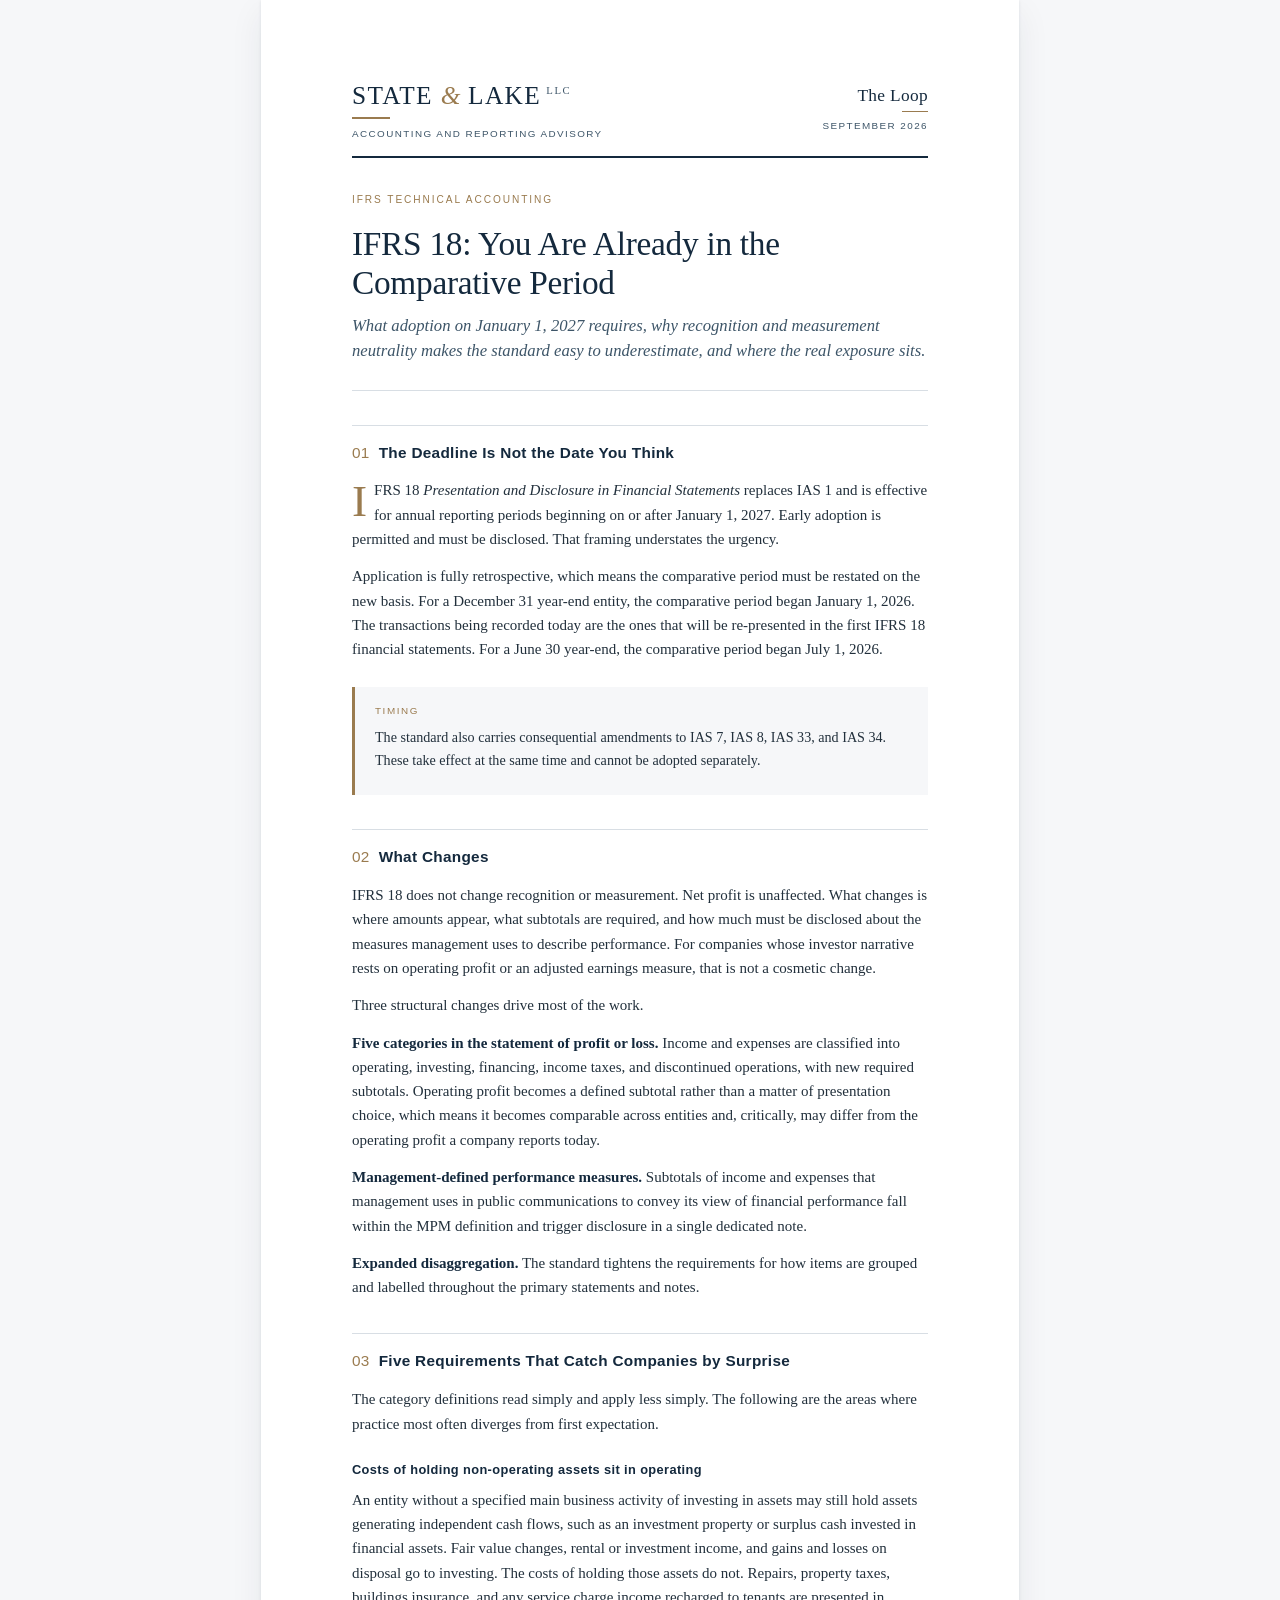
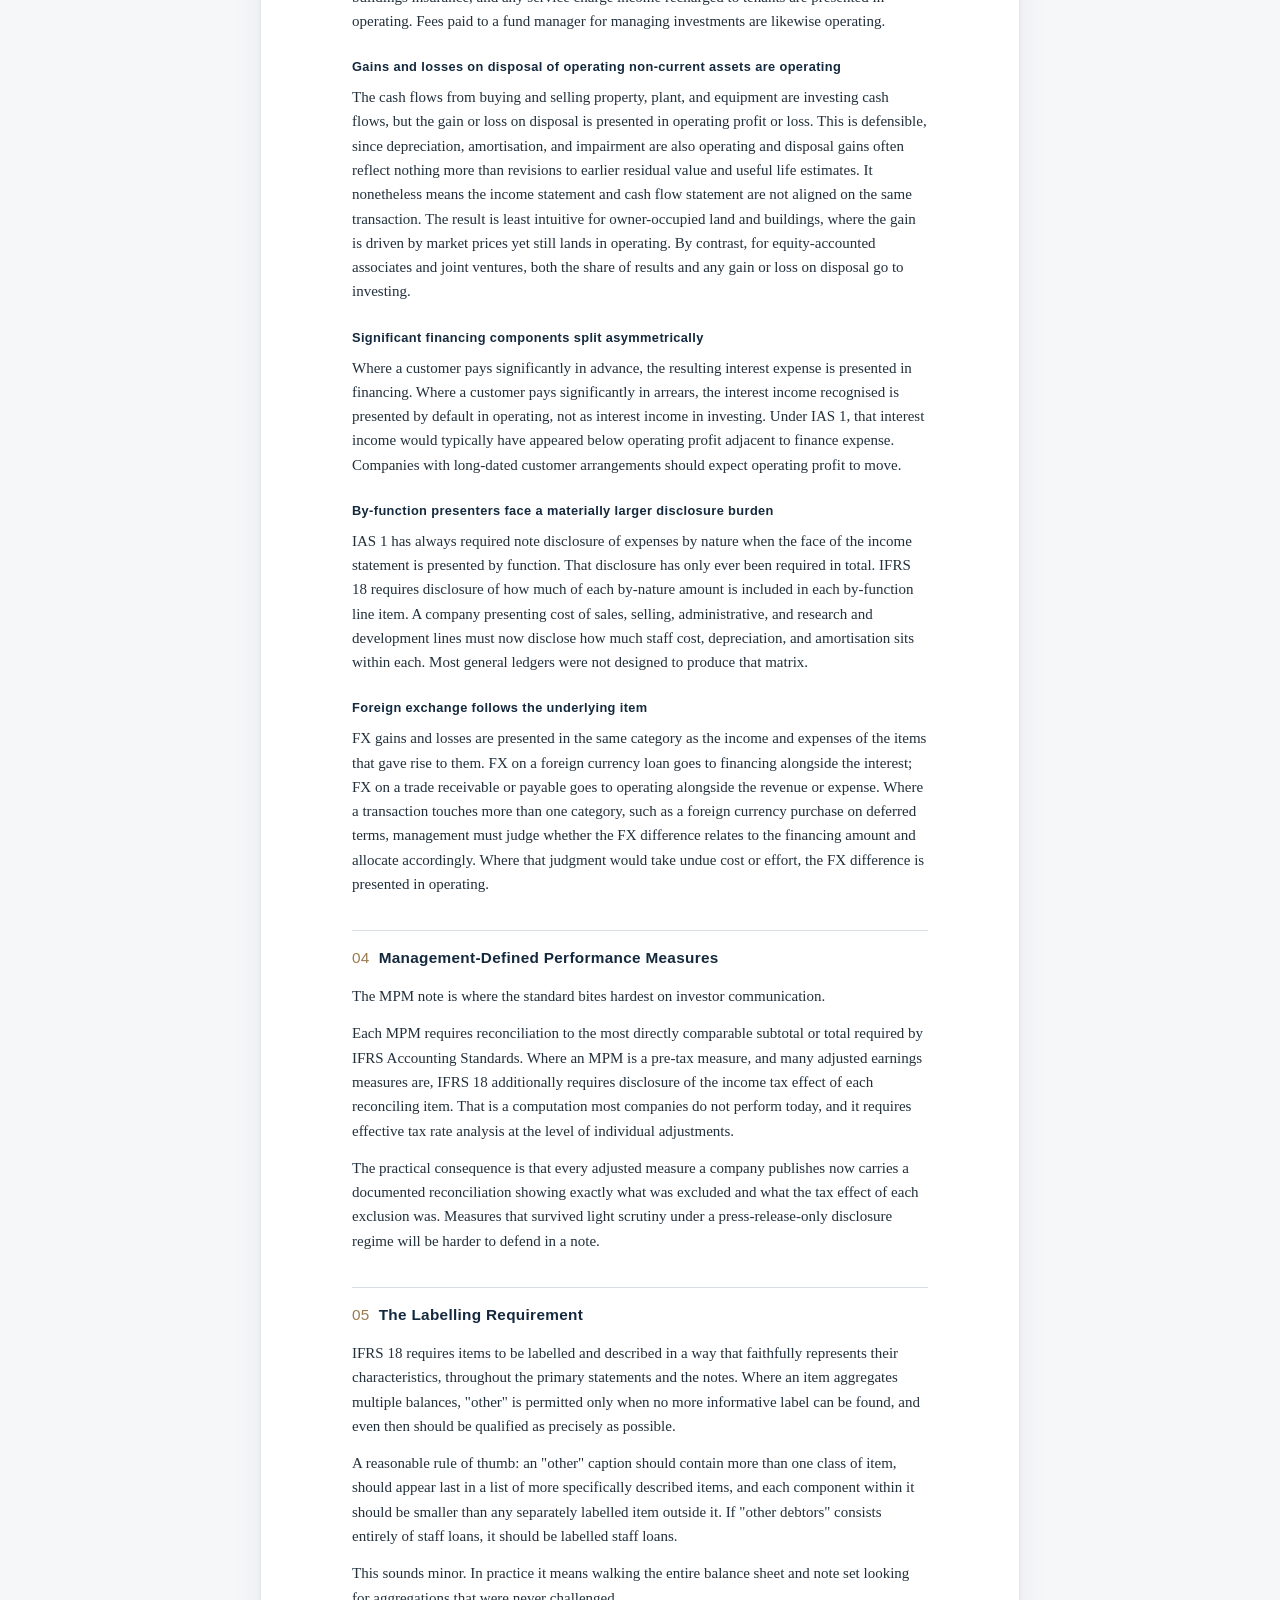
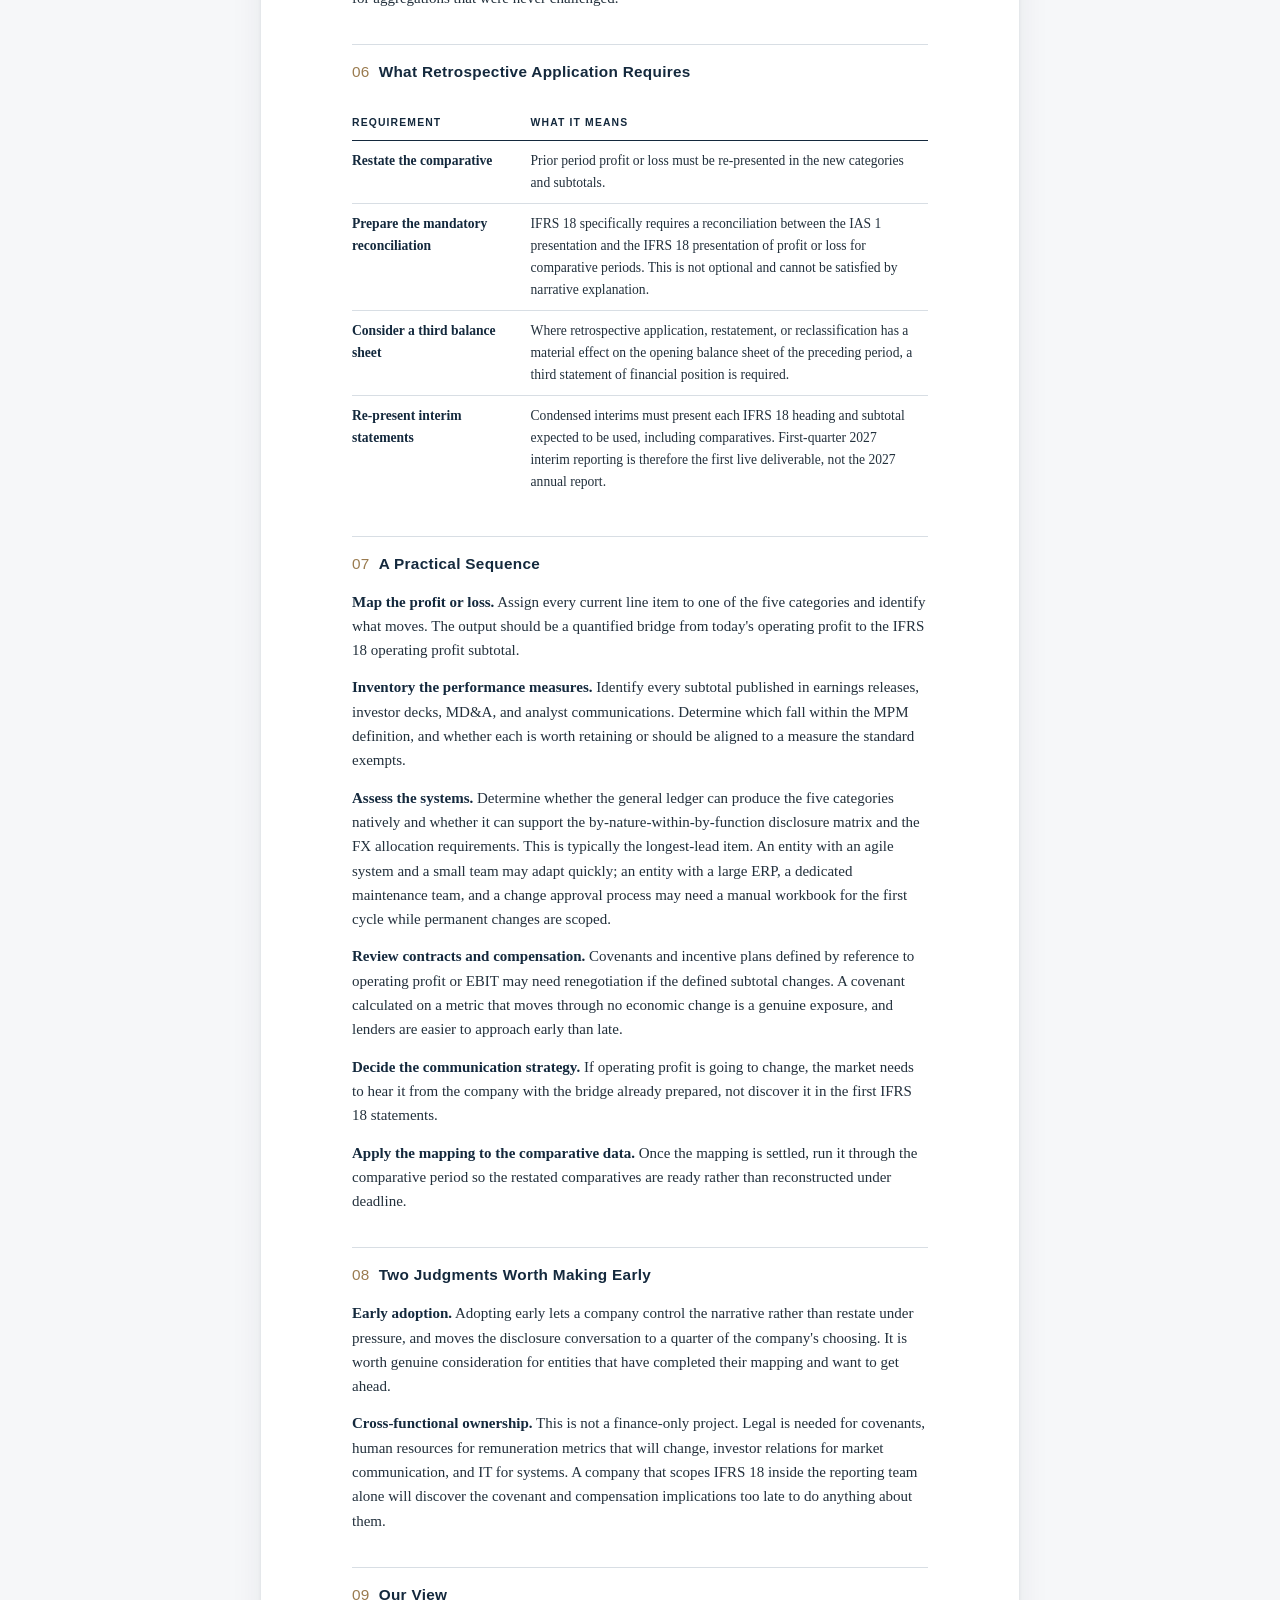
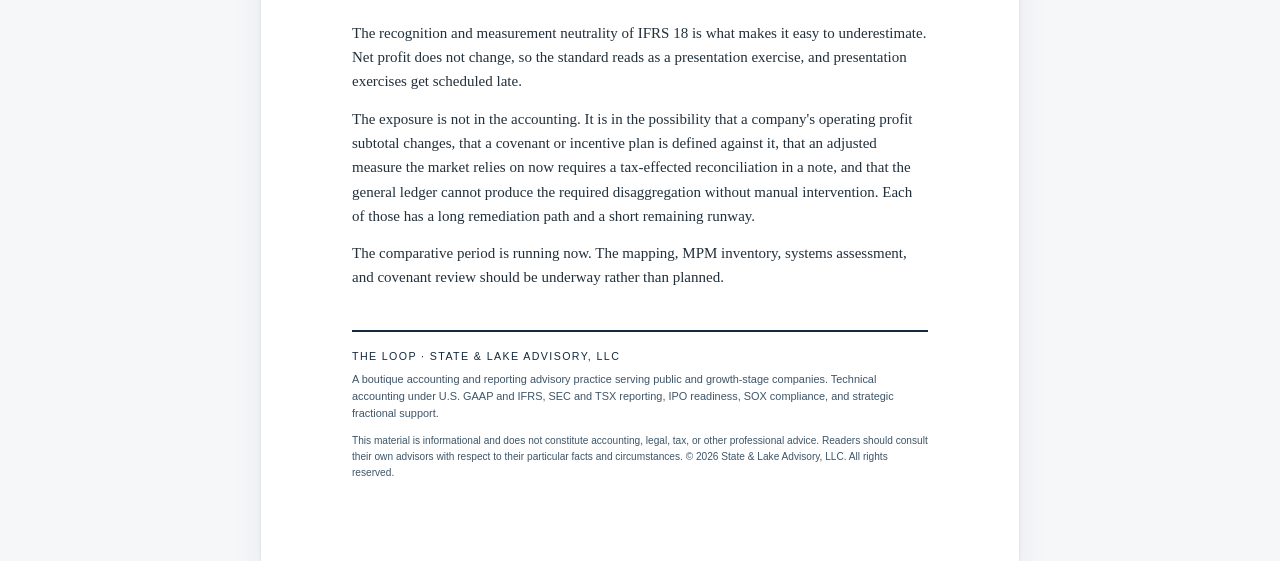
<file: insight-02-ifrs-18.html>
<!DOCTYPE html>
<html lang="en">
<head>
<meta charset="UTF-8">
<meta name="viewport" content="width=device-width, initial-scale=1.0">
<!-- PRE-LAUNCH: remove this noindex tag on launch day -->
<meta name="robots" content="noindex">
<title>The Loop — IFRS 18: You Are Already in the Comparative Period | State &amp; Lake Advisory, LLC</title>
<meta name="description" content="What IFRS 18 adoption on January 1, 2027 requires, and why the work starts now. The Loop, from State &amp; Lake Advisory, LLC.">
<style>
:root{
  --ink:#14293d;
  --ink-soft:#3d5568;
  --body:#22303c;
  --accent:#9a7b4f;
  --rule:#d8dee4;
  --bg:#ffffff;
  --wash:#f6f7f9;
}
*{box-sizing:border-box}
html{-webkit-text-size-adjust:100%}
body{
  margin:0;
  background:var(--wash);
  color:var(--body);
  font-family:Georgia,"Times New Roman",serif;
  font-size:11.25pt;
  line-height:1.62;
}
.sheet{
  max-width:7.9in;
  margin:0 auto;
  background:var(--bg);
  padding:0.85in 0.95in 0.7in;
  box-shadow:0 1px 3px rgba(20,41,61,.10),0 12px 32px rgba(20,41,61,.07);
}

.masthead{
  display:flex;
  align-items:flex-start;
  justify-content:space-between;
  gap:24px;
  padding-bottom:14px;
  border-bottom:2px solid var(--ink);
}
.logo{
  font-family:Georgia,"Times New Roman",serif;
  font-size:19pt;
  letter-spacing:.055em;
  color:var(--ink);
  line-height:1.1;
  text-transform:uppercase;
}
.logo .amp{color:var(--accent);font-style:italic;letter-spacing:0}
.logo .llc{
  font-size:8pt;
  letter-spacing:.16em;
  vertical-align:super;
  margin-left:5px;
  color:var(--ink-soft);
}
.logo-rule{width:38px;height:2px;background:var(--accent);margin:8px 0 7px}
.logo-tagline{
  font-family:Helvetica,Arial,sans-serif;
  font-size:7.4pt;
  letter-spacing:.145em;
  text-transform:uppercase;
  color:var(--ink-soft);
}
.masthead-meta{
  text-align:right;
  padding-top:4px;
  white-space:nowrap;
}
.series{
  font-family:Georgia,"Times New Roman",serif;
  font-size:13pt;
  letter-spacing:.02em;
  color:var(--ink);
  line-height:1.1;
}
.series-rule{width:26px;height:1px;background:var(--accent);margin:6px 0 6px auto}
.issue{
  font-family:Helvetica,Arial,sans-serif;
  font-size:7.4pt;
  letter-spacing:.145em;
  text-transform:uppercase;
  color:var(--ink-soft);
}

.titleblock{padding:34px 0 26px;border-bottom:1px solid var(--rule)}
.eyebrow{
  font-family:Helvetica,Arial,sans-serif;
  font-size:7.6pt;
  letter-spacing:.19em;
  text-transform:uppercase;
  color:var(--accent);
  margin-bottom:16px;
}
h1{
  font-size:25pt;
  line-height:1.16;
  color:var(--ink);
  font-weight:normal;
  margin:0 0 12px;
  letter-spacing:-.008em;
}
.standfirst{
  font-size:12.5pt;
  line-height:1.48;
  color:var(--ink-soft);
  font-style:italic;
  margin:0;
}

h2{
  font-family:Helvetica,Arial,sans-serif;
  font-size:11.5pt;
  letter-spacing:.02em;
  color:var(--ink);
  margin:34px 0 4px;
  padding-top:15px;
  border-top:1px solid var(--rule);
  page-break-after:avoid;
}
h2 .num{color:var(--accent);margin-right:9px;font-weight:normal}
h3{
  font-family:Helvetica,Arial,sans-serif;
  font-size:9.6pt;
  letter-spacing:.03em;
  color:var(--ink);
  margin:24px 0 -6px;
  page-break-after:avoid;
}
p{margin:13px 0}
strong{color:var(--ink)}
ul{margin:13px 0;padding-left:19px}
li{margin:7px 0}

.lede::first-letter{
  float:left;
  font-size:34pt;
  line-height:.84;
  color:var(--accent);
  padding:4px 7px 0 0;
}

.pull{
  margin:26px 0;
  padding:16px 20px;
  background:var(--wash);
  border-left:3px solid var(--accent);
  font-size:10.6pt;
}
.pull p{margin:7px 0}
.pull .label{
  font-family:Helvetica,Arial,sans-serif;
  font-size:7.4pt;
  letter-spacing:.16em;
  text-transform:uppercase;
  color:var(--accent);
  margin:0 0 7px;
}

table{border-collapse:collapse;width:100%;margin:22px 0;font-size:10.2pt}
th{
  font-family:Helvetica,Arial,sans-serif;
  font-size:7.8pt;
  letter-spacing:.11em;
  text-transform:uppercase;
  color:var(--ink);
  text-align:left;
  padding:8px 11px 8px 0;
  border-bottom:1.5px solid var(--ink);
  vertical-align:bottom;
}
td{padding:9px 11px 9px 0;border-bottom:1px solid var(--rule);vertical-align:top}
tr:last-child td{border-bottom:none}

.colophon{
  margin-top:40px;
  padding-top:16px;
  border-top:2px solid var(--ink);
  font-family:Helvetica,Arial,sans-serif;
  font-size:8.2pt;
  line-height:1.58;
  color:var(--ink-soft);
}
.colophon .firm{
  color:var(--ink);
  letter-spacing:.13em;
  text-transform:uppercase;
  font-size:8pt;
  margin-bottom:6px;
}
.disclaimer{margin-top:11px;font-size:7.6pt;line-height:1.55}

@page{size:letter;margin:0.72in 0.8in}
@media print{
  body{background:#fff;font-size:10.5pt}
  .sheet{box-shadow:none;max-width:none;margin:0;padding:0}
  h2{page-break-after:avoid}
  .pull,table{page-break-inside:avoid}
  .titleblock{page-break-after:avoid}
}
@media(max-width:640px){
  .sheet{padding:0.5in 0.42in}
  .masthead{flex-direction:column;gap:14px}
  .masthead-meta{text-align:left}
  .series-rule{margin-left:0}
  h1{font-size:20pt}
}
</style>
</head>
<body>
<div class="sheet">

  <div class="masthead">
    <div>
      <div class="logo">State <span class="amp">&amp;</span> Lake<span class="llc">LLC</span></div>
      <div class="logo-rule"></div>
      <div class="logo-tagline">Accounting and Reporting Advisory</div>
    </div>
    <div class="masthead-meta">
      <div class="series">The Loop</div>
      <div class="series-rule"></div>
      <div class="issue">September 2026</div>
    </div>
  </div>

  <div class="titleblock">
    <div class="eyebrow">IFRS Technical Accounting</div>
    <h1>IFRS 18: You Are Already in the Comparative Period</h1>
    <p class="standfirst">What adoption on January 1, 2027 requires, why recognition and measurement neutrality makes the standard easy to underestimate, and where the real exposure sits.</p>
  </div>

  <h2><span class="num">01</span>The Deadline Is Not the Date You Think</h2>

  <p class="lede">IFRS 18 <em>Presentation and Disclosure in Financial Statements</em> replaces IAS 1 and is effective for annual reporting periods beginning on or after January 1, 2027. Early adoption is permitted and must be disclosed. That framing understates the urgency.</p>

  <p>Application is fully retrospective, which means the comparative period must be restated on the new basis. For a December 31 year-end entity, the comparative period began January 1, 2026. The transactions being recorded today are the ones that will be re-presented in the first IFRS 18 financial statements. For a June 30 year-end, the comparative period began July 1, 2026.</p>

  <div class="pull">
    <p class="label">Timing</p>
    <p>The standard also carries consequential amendments to IAS 7, IAS 8, IAS 33, and IAS 34. These take effect at the same time and cannot be adopted separately.</p>
  </div>

  <h2><span class="num">02</span>What Changes</h2>

  <p>IFRS 18 does not change recognition or measurement. Net profit is unaffected. What changes is where amounts appear, what subtotals are required, and how much must be disclosed about the measures management uses to describe performance. For companies whose investor narrative rests on operating profit or an adjusted earnings measure, that is not a cosmetic change.</p>

  <p>Three structural changes drive most of the work.</p>

  <p><strong>Five categories in the statement of profit or loss.</strong> Income and expenses are classified into operating, investing, financing, income taxes, and discontinued operations, with new required subtotals. Operating profit becomes a defined subtotal rather than a matter of presentation choice, which means it becomes comparable across entities and, critically, may differ from the operating profit a company reports today.</p>

  <p><strong>Management-defined performance measures.</strong> Subtotals of income and expenses that management uses in public communications to convey its view of financial performance fall within the MPM definition and trigger disclosure in a single dedicated note.</p>

  <p><strong>Expanded disaggregation.</strong> The standard tightens the requirements for how items are grouped and labelled throughout the primary statements and notes.</p>

  <h2><span class="num">03</span>Five Requirements That Catch Companies by Surprise</h2>

  <p>The category definitions read simply and apply less simply. The following are the areas where practice most often diverges from first expectation.</p>

  <h3>Costs of holding non-operating assets sit in operating</h3>
  <p>An entity without a specified main business activity of investing in assets may still hold assets generating independent cash flows, such as an investment property or surplus cash invested in financial assets. Fair value changes, rental or investment income, and gains and losses on disposal go to investing. The costs of holding those assets do not. Repairs, property taxes, buildings insurance, and any service charge income recharged to tenants are presented in operating. Fees paid to a fund manager for managing investments are likewise operating.</p>

  <h3>Gains and losses on disposal of operating non-current assets are operating</h3>
  <p>The cash flows from buying and selling property, plant, and equipment are investing cash flows, but the gain or loss on disposal is presented in operating profit or loss. This is defensible, since depreciation, amortisation, and impairment are also operating and disposal gains often reflect nothing more than revisions to earlier residual value and useful life estimates. It nonetheless means the income statement and cash flow statement are not aligned on the same transaction. The result is least intuitive for owner-occupied land and buildings, where the gain is driven by market prices yet still lands in operating. By contrast, for equity-accounted associates and joint ventures, both the share of results and any gain or loss on disposal go to investing.</p>

  <h3>Significant financing components split asymmetrically</h3>
  <p>Where a customer pays significantly in advance, the resulting interest expense is presented in financing. Where a customer pays significantly in arrears, the interest income recognised is presented by default in operating, not as interest income in investing. Under IAS 1, that interest income would typically have appeared below operating profit adjacent to finance expense. Companies with long-dated customer arrangements should expect operating profit to move.</p>

  <h3>By-function presenters face a materially larger disclosure burden</h3>
  <p>IAS 1 has always required note disclosure of expenses by nature when the face of the income statement is presented by function. That disclosure has only ever been required in total. IFRS 18 requires disclosure of how much of each by-nature amount is included in each by-function line item. A company presenting cost of sales, selling, administrative, and research and development lines must now disclose how much staff cost, depreciation, and amortisation sits within each. Most general ledgers were not designed to produce that matrix.</p>

  <h3>Foreign exchange follows the underlying item</h3>
  <p>FX gains and losses are presented in the same category as the income and expenses of the items that gave rise to them. FX on a foreign currency loan goes to financing alongside the interest; FX on a trade receivable or payable goes to operating alongside the revenue or expense. Where a transaction touches more than one category, such as a foreign currency purchase on deferred terms, management must judge whether the FX difference relates to the financing amount and allocate accordingly. Where that judgment would take undue cost or effort, the FX difference is presented in operating.</p>

  <h2><span class="num">04</span>Management-Defined Performance Measures</h2>

  <p>The MPM note is where the standard bites hardest on investor communication.</p>

  <p>Each MPM requires reconciliation to the most directly comparable subtotal or total required by IFRS Accounting Standards. Where an MPM is a pre-tax measure, and many adjusted earnings measures are, IFRS 18 additionally requires disclosure of the income tax effect of each reconciling item. That is a computation most companies do not perform today, and it requires effective tax rate analysis at the level of individual adjustments.</p>

  <p>The practical consequence is that every adjusted measure a company publishes now carries a documented reconciliation showing exactly what was excluded and what the tax effect of each exclusion was. Measures that survived light scrutiny under a press-release-only disclosure regime will be harder to defend in a note.</p>

  <h2><span class="num">05</span>The Labelling Requirement</h2>

  <p>IFRS 18 requires items to be labelled and described in a way that faithfully represents their characteristics, throughout the primary statements and the notes. Where an item aggregates multiple balances, "other" is permitted only when no more informative label can be found, and even then should be qualified as precisely as possible.</p>

  <p>A reasonable rule of thumb: an "other" caption should contain more than one class of item, should appear last in a list of more specifically described items, and each component within it should be smaller than any separately labelled item outside it. If "other debtors" consists entirely of staff loans, it should be labelled staff loans.</p>

  <p>This sounds minor. In practice it means walking the entire balance sheet and note set looking for aggregations that were never challenged.</p>

  <h2><span class="num">06</span>What Retrospective Application Requires</h2>

  <table>
    <thead>
      <tr><th style="width:31%">Requirement</th><th>What it means</th></tr>
    </thead>
    <tbody>
      <tr>
        <td><strong>Restate the comparative</strong></td>
        <td>Prior period profit or loss must be re-presented in the new categories and subtotals.</td>
      </tr>
      <tr>
        <td><strong>Prepare the mandatory reconciliation</strong></td>
        <td>IFRS 18 specifically requires a reconciliation between the IAS 1 presentation and the IFRS 18 presentation of profit or loss for comparative periods. This is not optional and cannot be satisfied by narrative explanation.</td>
      </tr>
      <tr>
        <td><strong>Consider a third balance sheet</strong></td>
        <td>Where retrospective application, restatement, or reclassification has a material effect on the opening balance sheet of the preceding period, a third statement of financial position is required.</td>
      </tr>
      <tr>
        <td><strong>Re-present interim statements</strong></td>
        <td>Condensed interims must present each IFRS 18 heading and subtotal expected to be used, including comparatives. First-quarter 2027 interim reporting is therefore the first live deliverable, not the 2027 annual report.</td>
      </tr>
    </tbody>
  </table>

  <h2><span class="num">07</span>A Practical Sequence</h2>

  <p><strong>Map the profit or loss.</strong> Assign every current line item to one of the five categories and identify what moves. The output should be a quantified bridge from today's operating profit to the IFRS 18 operating profit subtotal.</p>

  <p><strong>Inventory the performance measures.</strong> Identify every subtotal published in earnings releases, investor decks, MD&amp;A, and analyst communications. Determine which fall within the MPM definition, and whether each is worth retaining or should be aligned to a measure the standard exempts.</p>

  <p><strong>Assess the systems.</strong> Determine whether the general ledger can produce the five categories natively and whether it can support the by-nature-within-by-function disclosure matrix and the FX allocation requirements. This is typically the longest-lead item. An entity with an agile system and a small team may adapt quickly; an entity with a large ERP, a dedicated maintenance team, and a change approval process may need a manual workbook for the first cycle while permanent changes are scoped.</p>

  <p><strong>Review contracts and compensation.</strong> Covenants and incentive plans defined by reference to operating profit or EBIT may need renegotiation if the defined subtotal changes. A covenant calculated on a metric that moves through no economic change is a genuine exposure, and lenders are easier to approach early than late.</p>

  <p><strong>Decide the communication strategy.</strong> If operating profit is going to change, the market needs to hear it from the company with the bridge already prepared, not discover it in the first IFRS 18 statements.</p>

  <p><strong>Apply the mapping to the comparative data.</strong> Once the mapping is settled, run it through the comparative period so the restated comparatives are ready rather than reconstructed under deadline.</p>

  <h2><span class="num">08</span>Two Judgments Worth Making Early</h2>

  <p><strong>Early adoption.</strong> Adopting early lets a company control the narrative rather than restate under pressure, and moves the disclosure conversation to a quarter of the company's choosing. It is worth genuine consideration for entities that have completed their mapping and want to get ahead.</p>

  <p><strong>Cross-functional ownership.</strong> This is not a finance-only project. Legal is needed for covenants, human resources for remuneration metrics that will change, investor relations for market communication, and IT for systems. A company that scopes IFRS 18 inside the reporting team alone will discover the covenant and compensation implications too late to do anything about them.</p>

  <h2><span class="num">09</span>Our View</h2>

  <p>The recognition and measurement neutrality of IFRS 18 is what makes it easy to underestimate. Net profit does not change, so the standard reads as a presentation exercise, and presentation exercises get scheduled late.</p>

  <p>The exposure is not in the accounting. It is in the possibility that a company's operating profit subtotal changes, that a covenant or incentive plan is defined against it, that an adjusted measure the market relies on now requires a tax-effected reconciliation in a note, and that the general ledger cannot produce the required disaggregation without manual intervention. Each of those has a long remediation path and a short remaining runway.</p>

  <p>The comparative period is running now. The mapping, MPM inventory, systems assessment, and covenant review should be underway rather than planned.</p>

  <div class="colophon">
    <div class="firm">The Loop &middot; State &amp; Lake Advisory, LLC</div>
    <p style="margin:0">A boutique accounting and reporting advisory practice serving public and growth-stage companies. Technical accounting under U.S. GAAP and IFRS, SEC and TSX reporting, IPO readiness, SOX compliance, and strategic fractional support.</p>
    <p class="disclaimer">This material is informational and does not constitute accounting, legal, tax, or other professional advice. Readers should consult their own advisors with respect to their particular facts and circumstances. &copy; 2026 State &amp; Lake Advisory, LLC. All rights reserved.</p>
  </div>

</div>
</body>
</html>
</file>
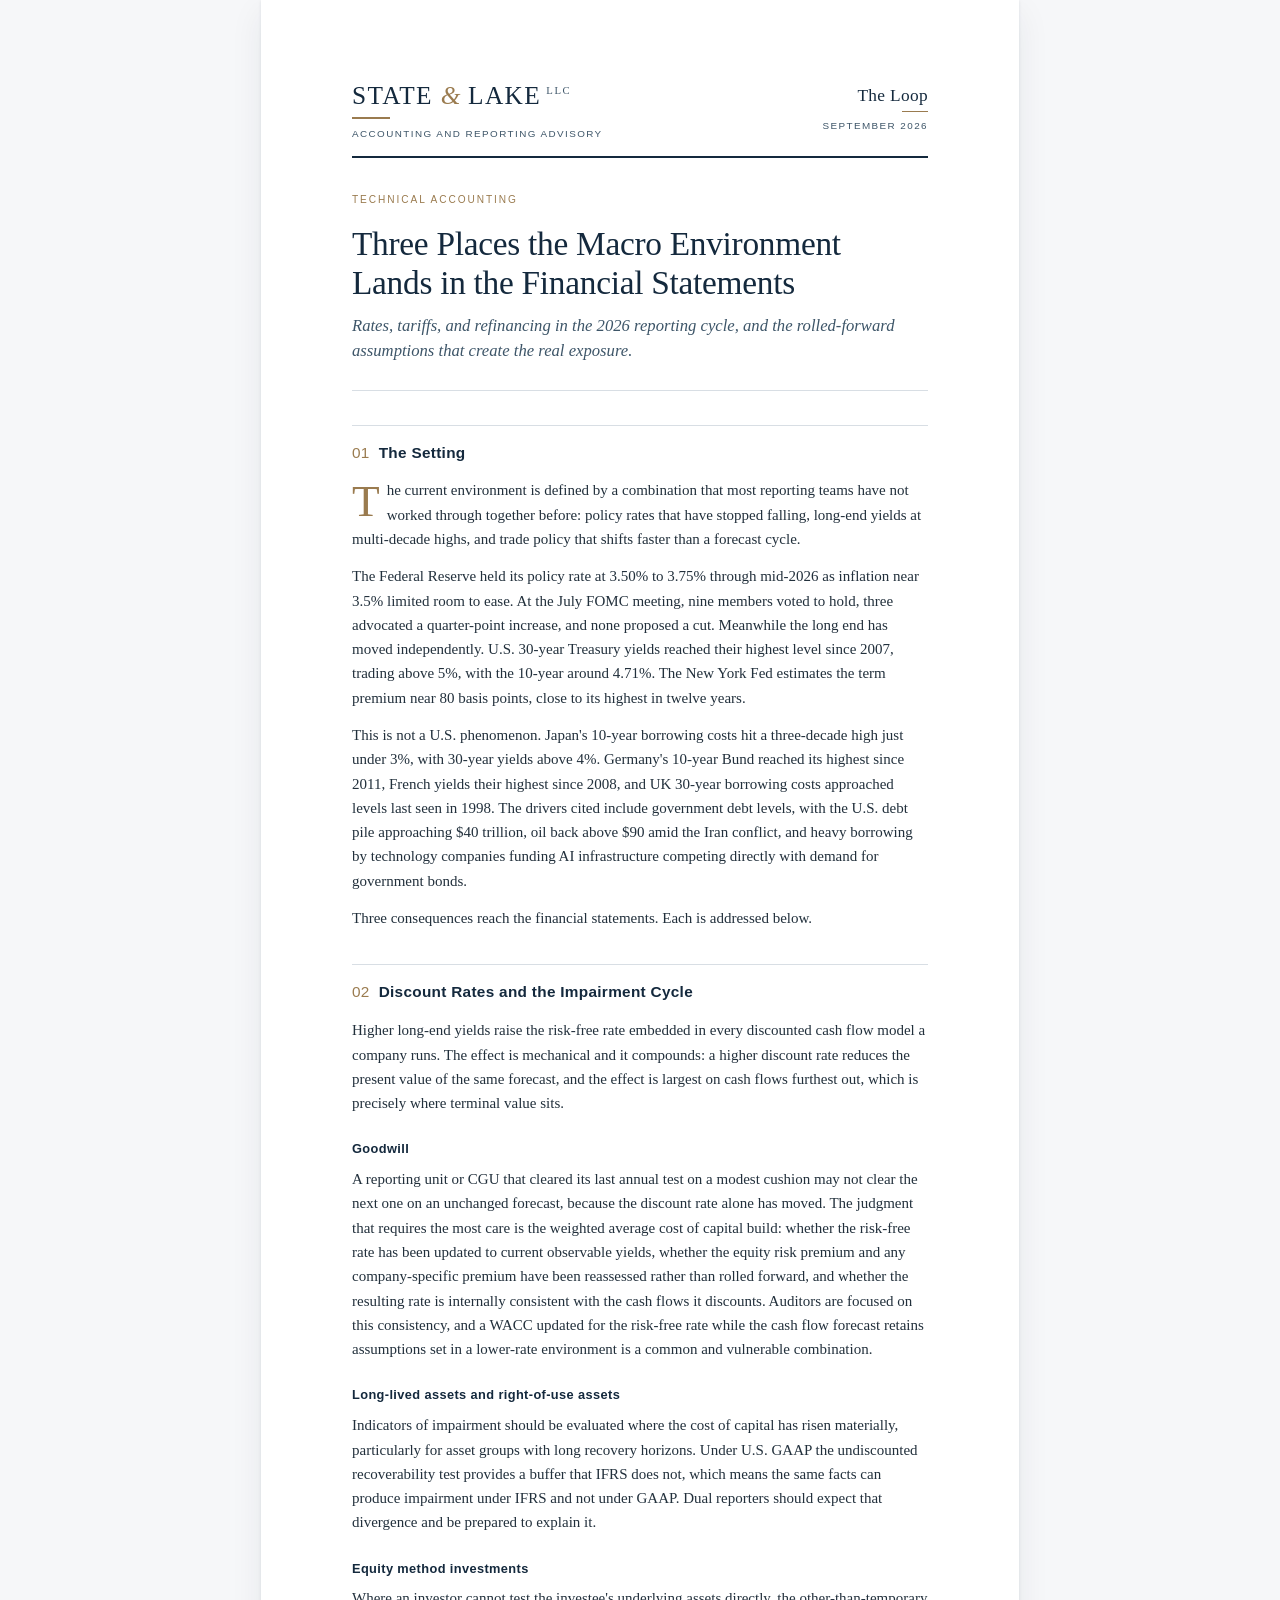
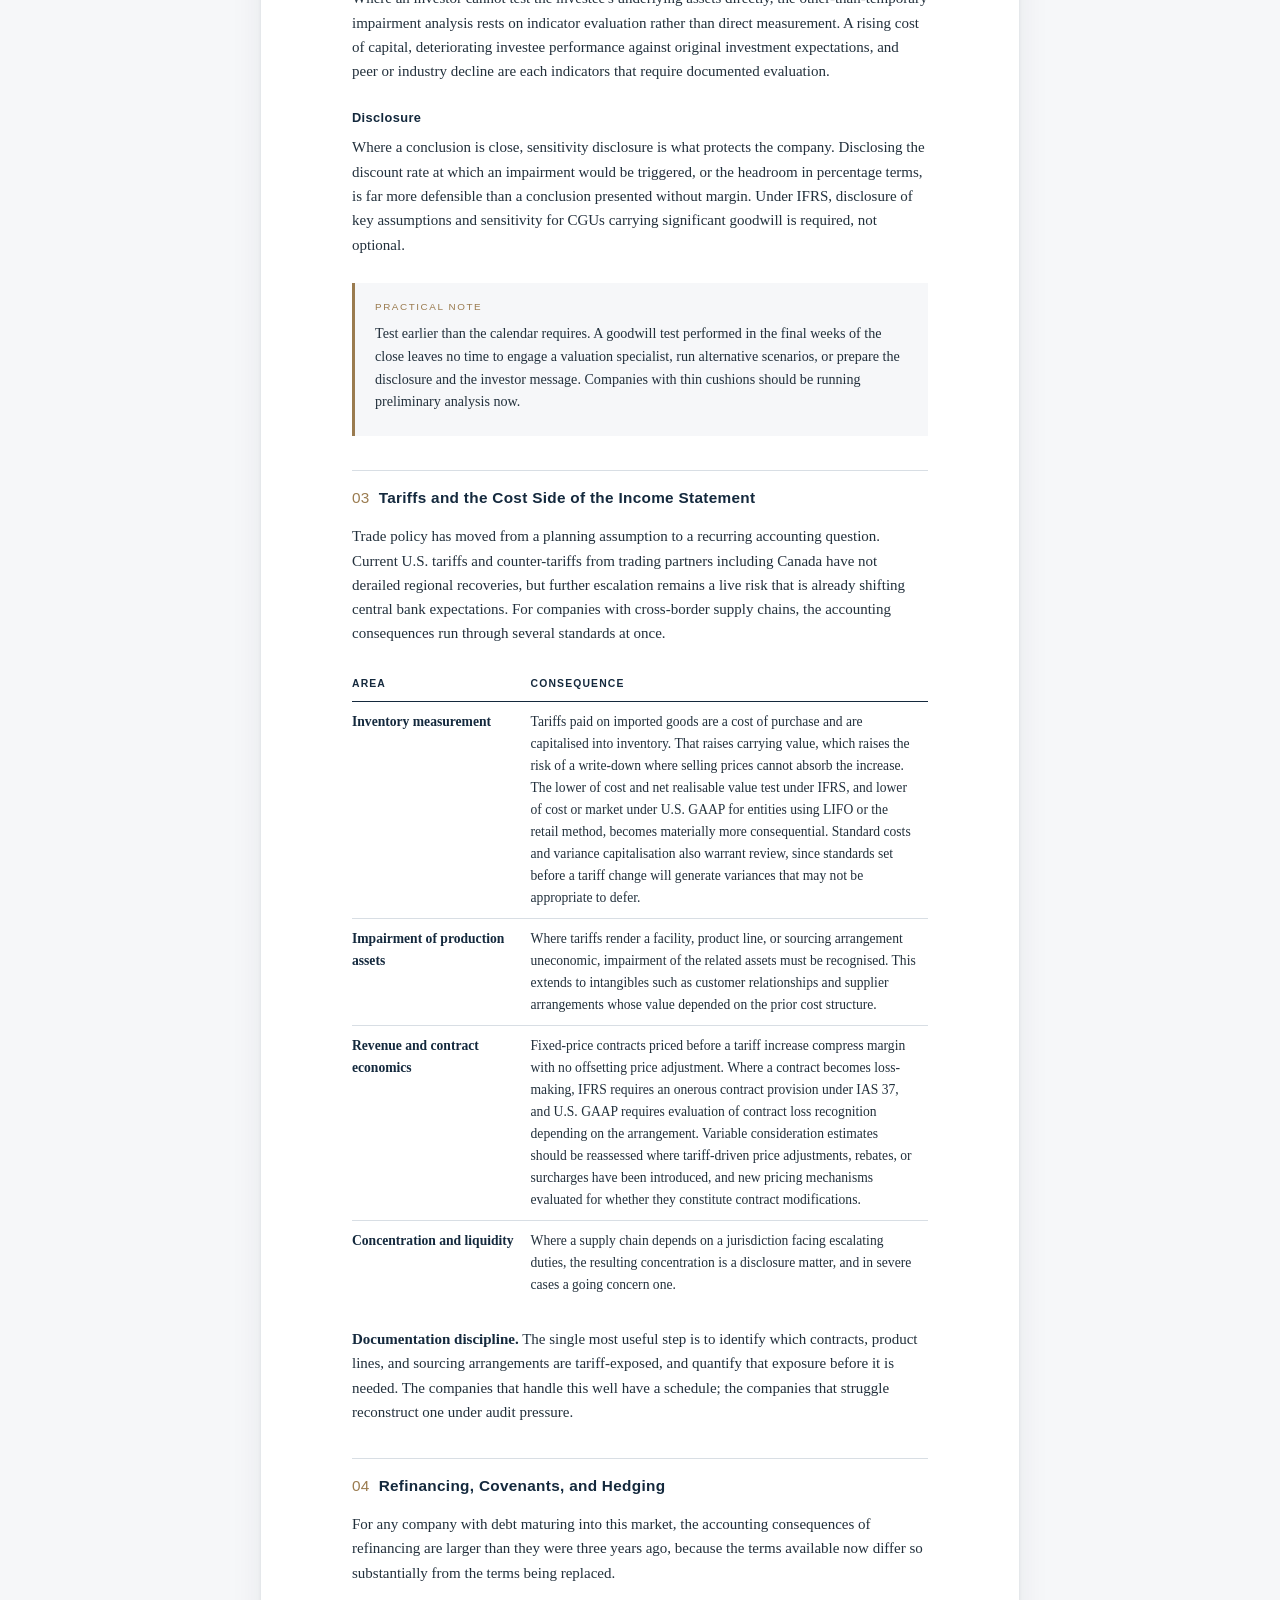
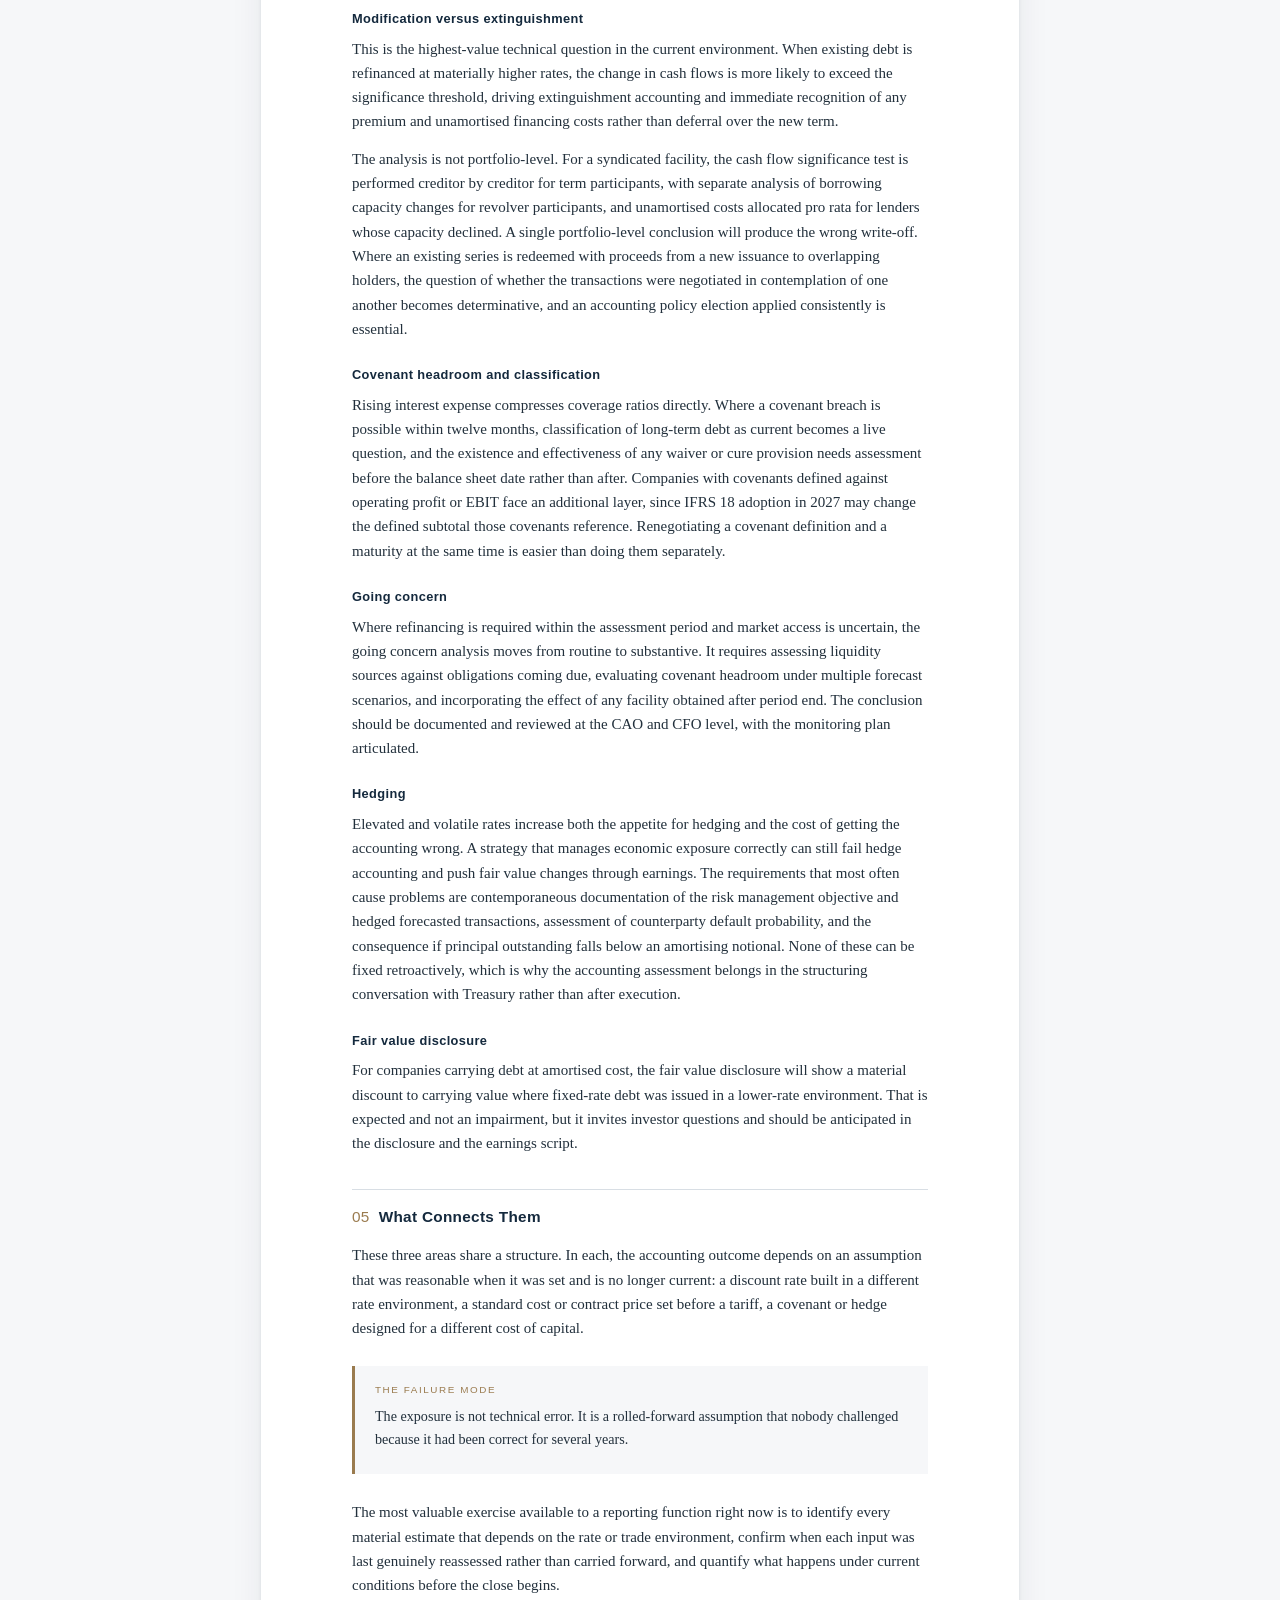
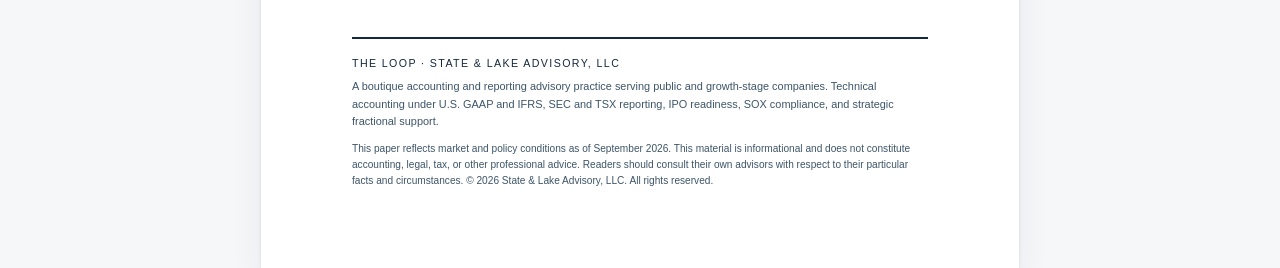
<file: insight-03-macro-conditions.html>
<!DOCTYPE html>
<html lang="en">
<head>
<meta charset="UTF-8">
<meta name="viewport" content="width=device-width, initial-scale=1.0">
<!-- PRE-LAUNCH: remove this noindex tag on launch day -->
<meta name="robots" content="noindex">
<title>The Loop — Three Places the Macro Environment Lands in the Financial Statements | State &amp; Lake Advisory, LLC</title>
<meta name="description" content="Rates, tariffs, and refinancing in the 2026 reporting cycle. The Loop, from State &amp; Lake Advisory, LLC.">
<style>
:root{
  --ink:#14293d;
  --ink-soft:#3d5568;
  --body:#22303c;
  --accent:#9a7b4f;
  --rule:#d8dee4;
  --bg:#ffffff;
  --wash:#f6f7f9;
}
*{box-sizing:border-box}
html{-webkit-text-size-adjust:100%}
body{
  margin:0;
  background:var(--wash);
  color:var(--body);
  font-family:Georgia,"Times New Roman",serif;
  font-size:11.25pt;
  line-height:1.62;
}
.sheet{
  max-width:7.9in;
  margin:0 auto;
  background:var(--bg);
  padding:0.85in 0.95in 0.7in;
  box-shadow:0 1px 3px rgba(20,41,61,.10),0 12px 32px rgba(20,41,61,.07);
}

.masthead{
  display:flex;
  align-items:flex-start;
  justify-content:space-between;
  gap:24px;
  padding-bottom:14px;
  border-bottom:2px solid var(--ink);
}
.logo{
  font-family:Georgia,"Times New Roman",serif;
  font-size:19pt;
  letter-spacing:.055em;
  color:var(--ink);
  line-height:1.1;
  text-transform:uppercase;
}
.logo .amp{color:var(--accent);font-style:italic;letter-spacing:0}
.logo .llc{
  font-size:8pt;
  letter-spacing:.16em;
  vertical-align:super;
  margin-left:5px;
  color:var(--ink-soft);
}
.logo-rule{width:38px;height:2px;background:var(--accent);margin:8px 0 7px}
.logo-tagline{
  font-family:Helvetica,Arial,sans-serif;
  font-size:7.4pt;
  letter-spacing:.145em;
  text-transform:uppercase;
  color:var(--ink-soft);
}
.masthead-meta{
  text-align:right;
  padding-top:4px;
  white-space:nowrap;
}
.series{
  font-family:Georgia,"Times New Roman",serif;
  font-size:13pt;
  letter-spacing:.02em;
  color:var(--ink);
  line-height:1.1;
}
.series-rule{width:26px;height:1px;background:var(--accent);margin:6px 0 6px auto}
.issue{
  font-family:Helvetica,Arial,sans-serif;
  font-size:7.4pt;
  letter-spacing:.145em;
  text-transform:uppercase;
  color:var(--ink-soft);
}

.titleblock{padding:34px 0 26px;border-bottom:1px solid var(--rule)}
.eyebrow{
  font-family:Helvetica,Arial,sans-serif;
  font-size:7.6pt;
  letter-spacing:.19em;
  text-transform:uppercase;
  color:var(--accent);
  margin-bottom:16px;
}
h1{
  font-size:25pt;
  line-height:1.16;
  color:var(--ink);
  font-weight:normal;
  margin:0 0 12px;
  letter-spacing:-.008em;
}
.standfirst{
  font-size:12.5pt;
  line-height:1.48;
  color:var(--ink-soft);
  font-style:italic;
  margin:0;
}

h2{
  font-family:Helvetica,Arial,sans-serif;
  font-size:11.5pt;
  letter-spacing:.02em;
  color:var(--ink);
  margin:34px 0 4px;
  padding-top:15px;
  border-top:1px solid var(--rule);
  page-break-after:avoid;
}
h2 .num{color:var(--accent);margin-right:9px;font-weight:normal}
h3{
  font-family:Helvetica,Arial,sans-serif;
  font-size:9.6pt;
  letter-spacing:.03em;
  color:var(--ink);
  margin:24px 0 -6px;
  page-break-after:avoid;
}
p{margin:13px 0}
strong{color:var(--ink)}
ul{margin:13px 0;padding-left:19px}
li{margin:7px 0}

.lede::first-letter{
  float:left;
  font-size:34pt;
  line-height:.84;
  color:var(--accent);
  padding:4px 7px 0 0;
}

.pull{
  margin:26px 0;
  padding:16px 20px;
  background:var(--wash);
  border-left:3px solid var(--accent);
  font-size:10.6pt;
}
.pull p{margin:7px 0}
.pull .label{
  font-family:Helvetica,Arial,sans-serif;
  font-size:7.4pt;
  letter-spacing:.16em;
  text-transform:uppercase;
  color:var(--accent);
  margin:0 0 7px;
}

table{border-collapse:collapse;width:100%;margin:22px 0;font-size:10.2pt}
th{
  font-family:Helvetica,Arial,sans-serif;
  font-size:7.8pt;
  letter-spacing:.11em;
  text-transform:uppercase;
  color:var(--ink);
  text-align:left;
  padding:8px 11px 8px 0;
  border-bottom:1.5px solid var(--ink);
  vertical-align:bottom;
}
td{padding:9px 11px 9px 0;border-bottom:1px solid var(--rule);vertical-align:top}
tr:last-child td{border-bottom:none}

.colophon{
  margin-top:40px;
  padding-top:16px;
  border-top:2px solid var(--ink);
  font-family:Helvetica,Arial,sans-serif;
  font-size:8.2pt;
  line-height:1.58;
  color:var(--ink-soft);
}
.colophon .firm{
  color:var(--ink);
  letter-spacing:.13em;
  text-transform:uppercase;
  font-size:8pt;
  margin-bottom:6px;
}
.disclaimer{margin-top:11px;font-size:7.6pt;line-height:1.55}

@page{size:letter;margin:0.72in 0.8in}
@media print{
  body{background:#fff;font-size:10.5pt}
  .sheet{box-shadow:none;max-width:none;margin:0;padding:0}
  h2{page-break-after:avoid}
  .pull,table{page-break-inside:avoid}
  .titleblock{page-break-after:avoid}
}
@media(max-width:640px){
  .sheet{padding:0.5in 0.42in}
  .masthead{flex-direction:column;gap:14px}
  .masthead-meta{text-align:left}
  .series-rule{margin-left:0}
  h1{font-size:20pt}
}
</style>
</head>
<body>
<div class="sheet">

  <div class="masthead">
    <div>
      <div class="logo">State <span class="amp">&amp;</span> Lake<span class="llc">LLC</span></div>
      <div class="logo-rule"></div>
      <div class="logo-tagline">Accounting and Reporting Advisory</div>
    </div>
    <div class="masthead-meta">
      <div class="series">The Loop</div>
      <div class="series-rule"></div>
      <div class="issue">September 2026</div>
    </div>
  </div>

  <div class="titleblock">
    <div class="eyebrow">Technical Accounting</div>
    <h1>Three Places the Macro Environment Lands in the Financial Statements</h1>
    <p class="standfirst">Rates, tariffs, and refinancing in the 2026 reporting cycle, and the rolled-forward assumptions that create the real exposure.</p>
  </div>

  <h2><span class="num">01</span>The Setting</h2>

  <p class="lede">The current environment is defined by a combination that most reporting teams have not worked through together before: policy rates that have stopped falling, long-end yields at multi-decade highs, and trade policy that shifts faster than a forecast cycle.</p>

  <p>The Federal Reserve held its policy rate at 3.50% to 3.75% through mid-2026 as inflation near 3.5% limited room to ease. At the July FOMC meeting, nine members voted to hold, three advocated a quarter-point increase, and none proposed a cut. Meanwhile the long end has moved independently. U.S. 30-year Treasury yields reached their highest level since 2007, trading above 5%, with the 10-year around 4.71%. The New York Fed estimates the term premium near 80 basis points, close to its highest in twelve years.</p>

  <p>This is not a U.S. phenomenon. Japan's 10-year borrowing costs hit a three-decade high just under 3%, with 30-year yields above 4%. Germany's 10-year Bund reached its highest since 2011, French yields their highest since 2008, and UK 30-year borrowing costs approached levels last seen in 1998. The drivers cited include government debt levels, with the U.S. debt pile approaching $40 trillion, oil back above $90 amid the Iran conflict, and heavy borrowing by technology companies funding AI infrastructure competing directly with demand for government bonds.</p>

  <p>Three consequences reach the financial statements. Each is addressed below.</p>

  <h2><span class="num">02</span>Discount Rates and the Impairment Cycle</h2>

  <p>Higher long-end yields raise the risk-free rate embedded in every discounted cash flow model a company runs. The effect is mechanical and it compounds: a higher discount rate reduces the present value of the same forecast, and the effect is largest on cash flows furthest out, which is precisely where terminal value sits.</p>

  <h3>Goodwill</h3>
  <p>A reporting unit or CGU that cleared its last annual test on a modest cushion may not clear the next one on an unchanged forecast, because the discount rate alone has moved. The judgment that requires the most care is the weighted average cost of capital build: whether the risk-free rate has been updated to current observable yields, whether the equity risk premium and any company-specific premium have been reassessed rather than rolled forward, and whether the resulting rate is internally consistent with the cash flows it discounts. Auditors are focused on this consistency, and a WACC updated for the risk-free rate while the cash flow forecast retains assumptions set in a lower-rate environment is a common and vulnerable combination.</p>

  <h3>Long-lived assets and right-of-use assets</h3>
  <p>Indicators of impairment should be evaluated where the cost of capital has risen materially, particularly for asset groups with long recovery horizons. Under U.S. GAAP the undiscounted recoverability test provides a buffer that IFRS does not, which means the same facts can produce impairment under IFRS and not under GAAP. Dual reporters should expect that divergence and be prepared to explain it.</p>

  <h3>Equity method investments</h3>
  <p>Where an investor cannot test the investee's underlying assets directly, the other-than-temporary impairment analysis rests on indicator evaluation rather than direct measurement. A rising cost of capital, deteriorating investee performance against original investment expectations, and peer or industry decline are each indicators that require documented evaluation.</p>

  <h3>Disclosure</h3>
  <p>Where a conclusion is close, sensitivity disclosure is what protects the company. Disclosing the discount rate at which an impairment would be triggered, or the headroom in percentage terms, is far more defensible than a conclusion presented without margin. Under IFRS, disclosure of key assumptions and sensitivity for CGUs carrying significant goodwill is required, not optional.</p>

  <div class="pull">
    <p class="label">Practical note</p>
    <p>Test earlier than the calendar requires. A goodwill test performed in the final weeks of the close leaves no time to engage a valuation specialist, run alternative scenarios, or prepare the disclosure and the investor message. Companies with thin cushions should be running preliminary analysis now.</p>
  </div>

  <h2><span class="num">03</span>Tariffs and the Cost Side of the Income Statement</h2>

  <p>Trade policy has moved from a planning assumption to a recurring accounting question. Current U.S. tariffs and counter-tariffs from trading partners including Canada have not derailed regional recoveries, but further escalation remains a live risk that is already shifting central bank expectations. For companies with cross-border supply chains, the accounting consequences run through several standards at once.</p>

  <table>
    <thead>
      <tr><th style="width:31%">Area</th><th>Consequence</th></tr>
    </thead>
    <tbody>
      <tr>
        <td><strong>Inventory measurement</strong></td>
        <td>Tariffs paid on imported goods are a cost of purchase and are capitalised into inventory. That raises carrying value, which raises the risk of a write-down where selling prices cannot absorb the increase. The lower of cost and net realisable value test under IFRS, and lower of cost or market under U.S. GAAP for entities using LIFO or the retail method, becomes materially more consequential. Standard costs and variance capitalisation also warrant review, since standards set before a tariff change will generate variances that may not be appropriate to defer.</td>
      </tr>
      <tr>
        <td><strong>Impairment of production assets</strong></td>
        <td>Where tariffs render a facility, product line, or sourcing arrangement uneconomic, impairment of the related assets must be recognised. This extends to intangibles such as customer relationships and supplier arrangements whose value depended on the prior cost structure.</td>
      </tr>
      <tr>
        <td><strong>Revenue and contract economics</strong></td>
        <td>Fixed-price contracts priced before a tariff increase compress margin with no offsetting price adjustment. Where a contract becomes loss-making, IFRS requires an onerous contract provision under IAS 37, and U.S. GAAP requires evaluation of contract loss recognition depending on the arrangement. Variable consideration estimates should be reassessed where tariff-driven price adjustments, rebates, or surcharges have been introduced, and new pricing mechanisms evaluated for whether they constitute contract modifications.</td>
      </tr>
      <tr>
        <td><strong>Concentration and liquidity</strong></td>
        <td>Where a supply chain depends on a jurisdiction facing escalating duties, the resulting concentration is a disclosure matter, and in severe cases a going concern one.</td>
      </tr>
    </tbody>
  </table>

  <p><strong>Documentation discipline.</strong> The single most useful step is to identify which contracts, product lines, and sourcing arrangements are tariff-exposed, and quantify that exposure before it is needed. The companies that handle this well have a schedule; the companies that struggle reconstruct one under audit pressure.</p>

  <h2><span class="num">04</span>Refinancing, Covenants, and Hedging</h2>

  <p>For any company with debt maturing into this market, the accounting consequences of refinancing are larger than they were three years ago, because the terms available now differ so substantially from the terms being replaced.</p>

  <h3>Modification versus extinguishment</h3>
  <p>This is the highest-value technical question in the current environment. When existing debt is refinanced at materially higher rates, the change in cash flows is more likely to exceed the significance threshold, driving extinguishment accounting and immediate recognition of any premium and unamortised financing costs rather than deferral over the new term.</p>

  <p>The analysis is not portfolio-level. For a syndicated facility, the cash flow significance test is performed creditor by creditor for term participants, with separate analysis of borrowing capacity changes for revolver participants, and unamortised costs allocated pro rata for lenders whose capacity declined. A single portfolio-level conclusion will produce the wrong write-off. Where an existing series is redeemed with proceeds from a new issuance to overlapping holders, the question of whether the transactions were negotiated in contemplation of one another becomes determinative, and an accounting policy election applied consistently is essential.</p>

  <h3>Covenant headroom and classification</h3>
  <p>Rising interest expense compresses coverage ratios directly. Where a covenant breach is possible within twelve months, classification of long-term debt as current becomes a live question, and the existence and effectiveness of any waiver or cure provision needs assessment before the balance sheet date rather than after. Companies with covenants defined against operating profit or EBIT face an additional layer, since IFRS 18 adoption in 2027 may change the defined subtotal those covenants reference. Renegotiating a covenant definition and a maturity at the same time is easier than doing them separately.</p>

  <h3>Going concern</h3>
  <p>Where refinancing is required within the assessment period and market access is uncertain, the going concern analysis moves from routine to substantive. It requires assessing liquidity sources against obligations coming due, evaluating covenant headroom under multiple forecast scenarios, and incorporating the effect of any facility obtained after period end. The conclusion should be documented and reviewed at the CAO and CFO level, with the monitoring plan articulated.</p>

  <h3>Hedging</h3>
  <p>Elevated and volatile rates increase both the appetite for hedging and the cost of getting the accounting wrong. A strategy that manages economic exposure correctly can still fail hedge accounting and push fair value changes through earnings. The requirements that most often cause problems are contemporaneous documentation of the risk management objective and hedged forecasted transactions, assessment of counterparty default probability, and the consequence if principal outstanding falls below an amortising notional. None of these can be fixed retroactively, which is why the accounting assessment belongs in the structuring conversation with Treasury rather than after execution.</p>

  <h3>Fair value disclosure</h3>
  <p>For companies carrying debt at amortised cost, the fair value disclosure will show a material discount to carrying value where fixed-rate debt was issued in a lower-rate environment. That is expected and not an impairment, but it invites investor questions and should be anticipated in the disclosure and the earnings script.</p>

  <h2><span class="num">05</span>What Connects Them</h2>

  <p>These three areas share a structure. In each, the accounting outcome depends on an assumption that was reasonable when it was set and is no longer current: a discount rate built in a different rate environment, a standard cost or contract price set before a tariff, a covenant or hedge designed for a different cost of capital.</p>

  <div class="pull">
    <p class="label">The failure mode</p>
    <p>The exposure is not technical error. It is a rolled-forward assumption that nobody challenged because it had been correct for several years.</p>
  </div>

  <p>The most valuable exercise available to a reporting function right now is to identify every material estimate that depends on the rate or trade environment, confirm when each input was last genuinely reassessed rather than carried forward, and quantify what happens under current conditions before the close begins.</p>

  <div class="colophon">
    <div class="firm">The Loop &middot; State &amp; Lake Advisory, LLC</div>
    <p style="margin:0">A boutique accounting and reporting advisory practice serving public and growth-stage companies. Technical accounting under U.S. GAAP and IFRS, SEC and TSX reporting, IPO readiness, SOX compliance, and strategic fractional support.</p>
    <p class="disclaimer">This paper reflects market and policy conditions as of September 2026. This material is informational and does not constitute accounting, legal, tax, or other professional advice. Readers should consult their own advisors with respect to their particular facts and circumstances. &copy; 2026 State &amp; Lake Advisory, LLC. All rights reserved.</p>
  </div>

</div>
</body>
</html>
</file>
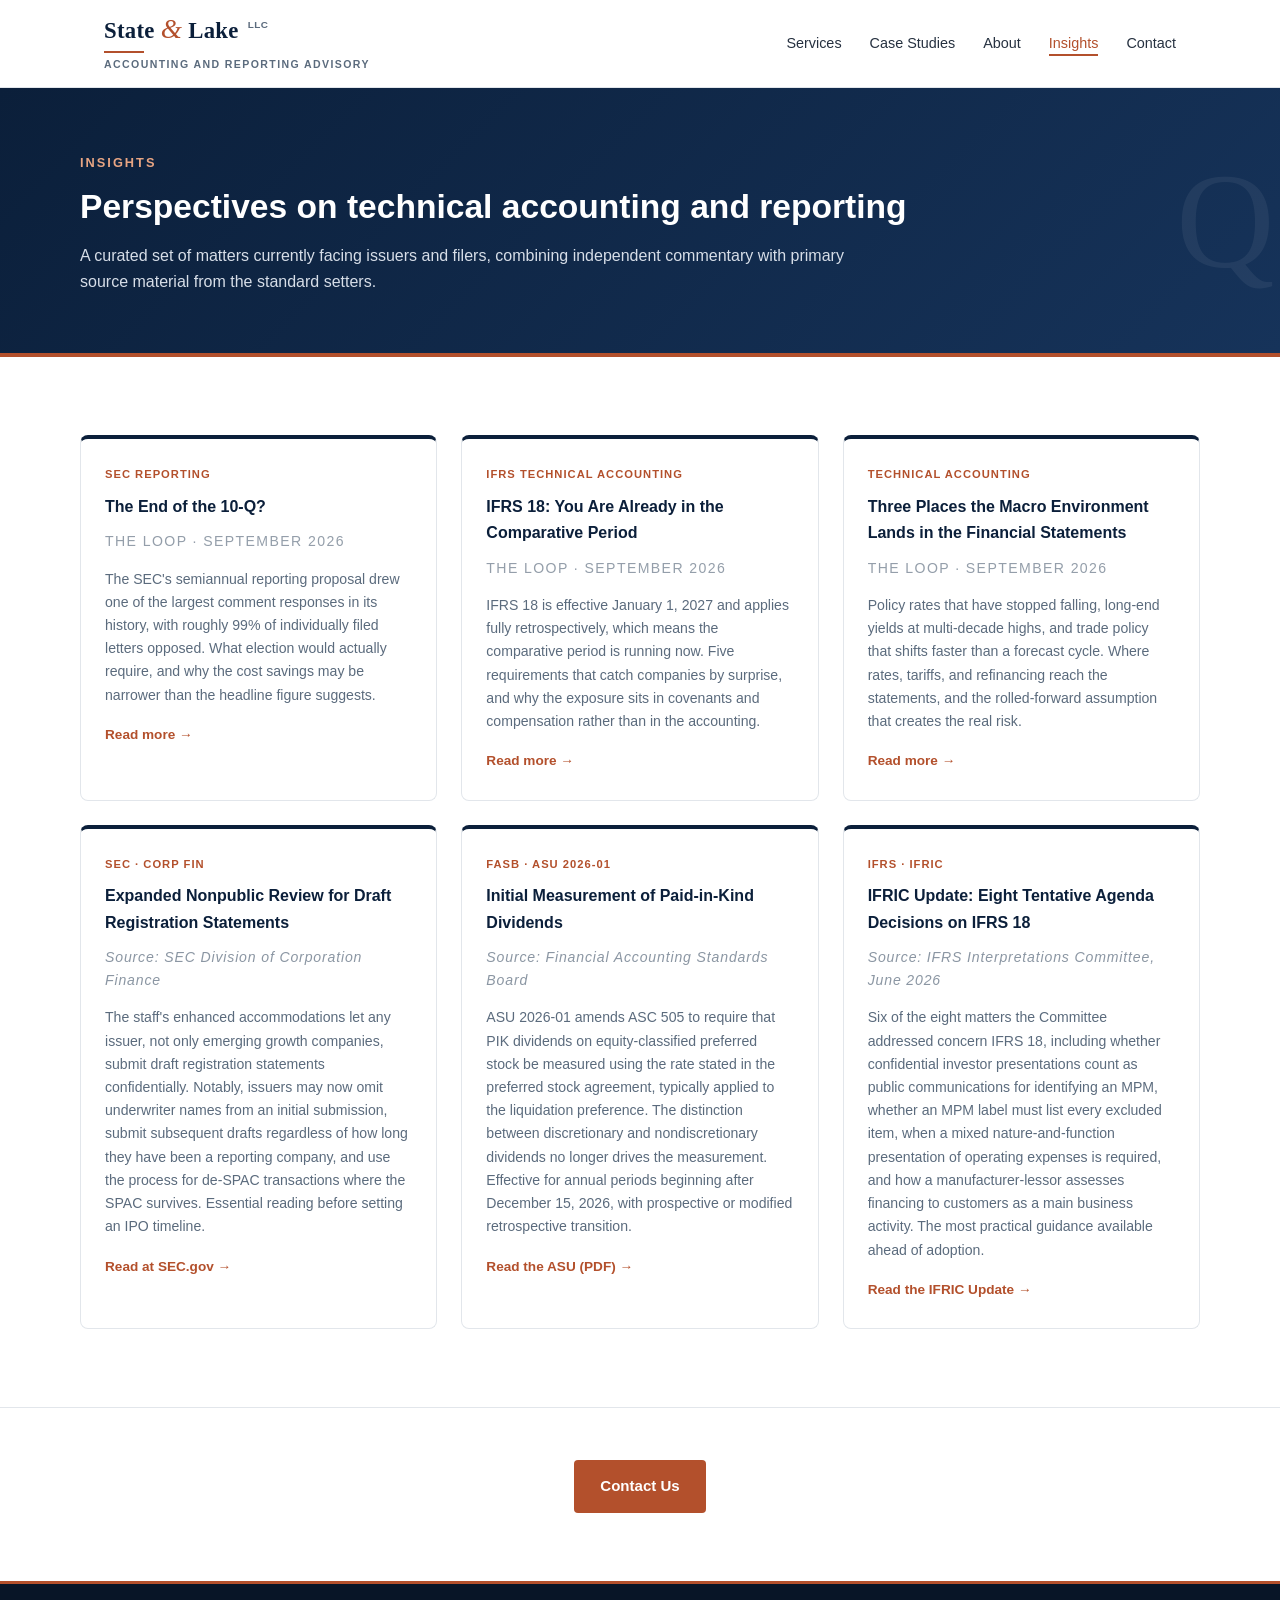
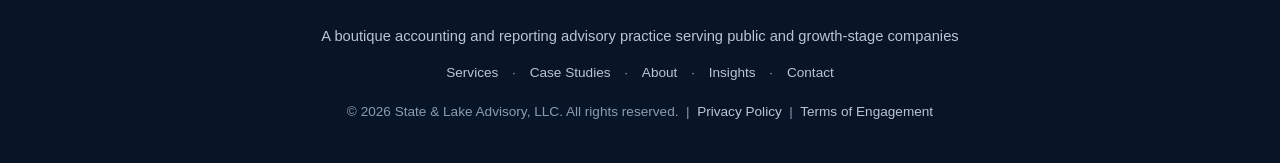
<file: insights.html>
<!DOCTYPE html>
<html lang="en">
<head>
<meta charset="UTF-8">
<meta name="viewport" content="width=device-width, initial-scale=1.0">
<!-- PRE-LAUNCH: remove this noindex tag on launch day -->
<meta name="robots" content="noindex">
<title>Insights | State &amp; Lake Advisory, LLC</title>
<meta name="description" content="A curated set of matters currently facing issuers and filers, combining independent commentary with primary source material from standard setters.">
<link rel="stylesheet" href="styles.css">
<style>
/* Insight card enhancements — scoped to this page, no styles.css changes required */
.insight-card{position:relative}
.insight-card.is-live{transition:transform .18s ease, box-shadow .18s ease}
.insight-card.is-live:hover,
.insight-card.is-live:focus-within{transform:translateY(-2px);box-shadow:0 6px 20px rgba(20,41,61,.10)}
.insight-card .card-link::after{
  content:"";
  position:absolute;
  inset:0;
  border-radius:inherit;
}
.insight-card .card-link:focus-visible::after{outline:2px solid currentColor;outline-offset:3px}
.insight-meta{
  font-size:.72rem;
  letter-spacing:.1em;
  text-transform:uppercase;
  opacity:.65;
  margin:.35rem 0 .6rem;
}
.insight-source{
  font-size:.72rem;
  letter-spacing:.06em;
  opacity:.7;
  font-style:italic;
  margin:.35rem 0 .6rem;
}
</style>
</head>
<body>

<header>
  <nav>
    <a href="index.html" class="logo-wrap" aria-label="State &amp; Lake Advisory, LLC home">
      <div class="logo">State <span class="amp-symbol">&amp;</span> Lake<span class="logo-llc">LLC</span></div>
      <div class="logo-rule"></div>
      <div class="logo-tagline">Accounting and Reporting Advisory</div>
    </a>
    <button class="nav-toggle" id="navToggle" aria-label="Toggle navigation menu" aria-expanded="false">
      <span></span><span></span><span></span>
    </button>
    <ul class="nav-links" id="navLinks">
      <li><a href="services.html">Services</a></li>
      <li><a href="case-studies.html">Case Studies</a></li>
      <li><a href="about.html">About</a></li>
      <li><a href="insights.html" class="active">Insights</a></li>
      <li><a href="contact.html">Contact</a></li>
    </ul>
  </nav>
</header>

<div class="page-header">
  <div class="page-header-inner">
    <div class="eyebrow">Insights</div>
    <h1>Perspectives on technical accounting and reporting</h1>
    <p>A curated set of matters currently facing issuers and filers, combining independent commentary with primary source material from the standard setters.</p>
  </div>
</div>

<section>
  <div class="insights-grid">

    <!-- ============ ROW 1 — THE LOOP: STATE & LAKE COMMENTARY ============ -->

    <div class="insight-card is-live">
      <span class="insight-tag">SEC Reporting</span>
      <h4>The End of the 10-Q?</h4>
      <p class="insight-meta">The Loop &middot; September 2026</p>
      <p>The SEC's semiannual reporting proposal drew one of the largest comment responses in its history, with roughly 99% of individually filed letters opposed. What election would actually require, and why the cost savings may be narrower than the headline figure suggests.</p>
      <a class="card-link" href="insight-01-semiannual-reporting.html" target="_blank" rel="noopener">Read more &rarr;</a>
    </div>

    <div class="insight-card is-live">
      <span class="insight-tag">IFRS Technical Accounting</span>
      <h4>IFRS 18: You Are Already in the Comparative Period</h4>
      <p class="insight-meta">The Loop &middot; September 2026</p>
      <p>IFRS 18 is effective January 1, 2027 and applies fully retrospectively, which means the comparative period is running now. Five requirements that catch companies by surprise, and why the exposure sits in covenants and compensation rather than in the accounting.</p>
      <a class="card-link" href="insight-02-ifrs-18.html" target="_blank" rel="noopener">Read more &rarr;</a>
    </div>

    <div class="insight-card is-live">
      <span class="insight-tag">Technical Accounting</span>
      <h4>Three Places the Macro Environment Lands in the Financial Statements</h4>
      <p class="insight-meta">The Loop &middot; September 2026</p>
      <p>Policy rates that have stopped falling, long-end yields at multi-decade highs, and trade policy that shifts faster than a forecast cycle. Where rates, tariffs, and refinancing reach the statements, and the rolled-forward assumption that creates the real risk.</p>
      <a class="card-link" href="insight-03-macro-conditions.html" target="_blank" rel="noopener">Read more &rarr;</a>
    </div>

    <!-- ============ ROW 2 — PRIMARY SOURCES FROM STANDARD SETTERS ============ -->

    <div class="insight-card is-live">
      <span class="insight-tag">SEC &middot; Corp Fin</span>
      <h4>Expanded Nonpublic Review for Draft Registration Statements</h4>
      <p class="insight-source">Source: SEC Division of Corporation Finance</p>
      <p>The staff's enhanced accommodations let any issuer, not only emerging growth companies, submit draft registration statements confidentially. Notably, issuers may now omit underwriter names from an initial submission, submit subsequent drafts regardless of how long they have been a reporting company, and use the process for de-SPAC transactions where the SPAC survives. Essential reading before setting an IPO timeline.</p>
      <a class="card-link" href="https://www.sec.gov/about/divisions-offices/division-corporation-finance/draft-registration-statement-processing-procedures-expanded" target="_blank" rel="noopener">Read at SEC.gov &rarr;</a>
    </div>

    <div class="insight-card is-live">
      <span class="insight-tag">FASB &middot; ASU 2026-01</span>
      <h4>Initial Measurement of Paid-in-Kind Dividends</h4>
      <p class="insight-source">Source: Financial Accounting Standards Board</p>
      <p>ASU 2026-01 amends ASC 505 to require that PIK dividends on equity-classified preferred stock be measured using the rate stated in the preferred stock agreement, typically applied to the liquidation preference. The distinction between discretionary and nondiscretionary dividends no longer drives the measurement. Effective for annual periods beginning after December 15, 2026, with prospective or modified retrospective transition.</p>
      <a class="card-link" href="https://fasb.org/page/ShowPdf?path=ASU%202026-01.pdf&amp;title=Accounting%20Standards%20Update%202026-01%E2%80%94Equity%20(Topic%20505):%20Initial%20Measurement%20of%20Paid-in-Kind%20Dividend" target="_blank" rel="noopener">Read the ASU (PDF) &rarr;</a>
    </div>

    <div class="insight-card is-live">
      <span class="insight-tag">IFRS &middot; IFRIC</span>
      <h4>IFRIC Update: Eight Tentative Agenda Decisions on IFRS 18</h4>
      <p class="insight-source">Source: IFRS Interpretations Committee, June 2026</p>
      <p>Six of the eight matters the Committee addressed concern IFRS 18, including whether confidential investor presentations count as public communications for identifying an MPM, whether an MPM label must list every excluded item, when a mixed nature-and-function presentation of operating expenses is required, and how a manufacturer-lessor assesses financing to customers as a main business activity. The most practical guidance available ahead of adoption.</p>
      <a class="card-link" href="https://www.ifrs.org/news-and-events/updates/ifric/2026/ifric-update-june-2026/" target="_blank" rel="noopener">Read the IFRIC Update &rarr;</a>
    </div>

  </div>
</section>

<div class="closing-action">
  <a href="contact.html" class="btn-primary">Contact Us</a>
</div>

<footer>
  <p class="footer-tagline">A boutique accounting and reporting advisory practice serving public and growth-stage companies</p>
  <p class="footer-nav">
    <a href="services.html">Services</a> &middot;
    <a href="case-studies.html">Case Studies</a> &middot;
    <a href="about.html">About</a> &middot;
    <a href="insights.html">Insights</a> &middot;
    <a href="contact.html">Contact</a>
  </p>
  <p>&copy; 2026 State &amp; Lake Advisory, LLC. All rights reserved. &nbsp;|&nbsp; <a href="privacy.html">Privacy Policy</a> &nbsp;|&nbsp; <a href="terms.html">Terms of Engagement</a></p>
</footer>

<script src="nav.js"></script>
</body>
</html>
</file>
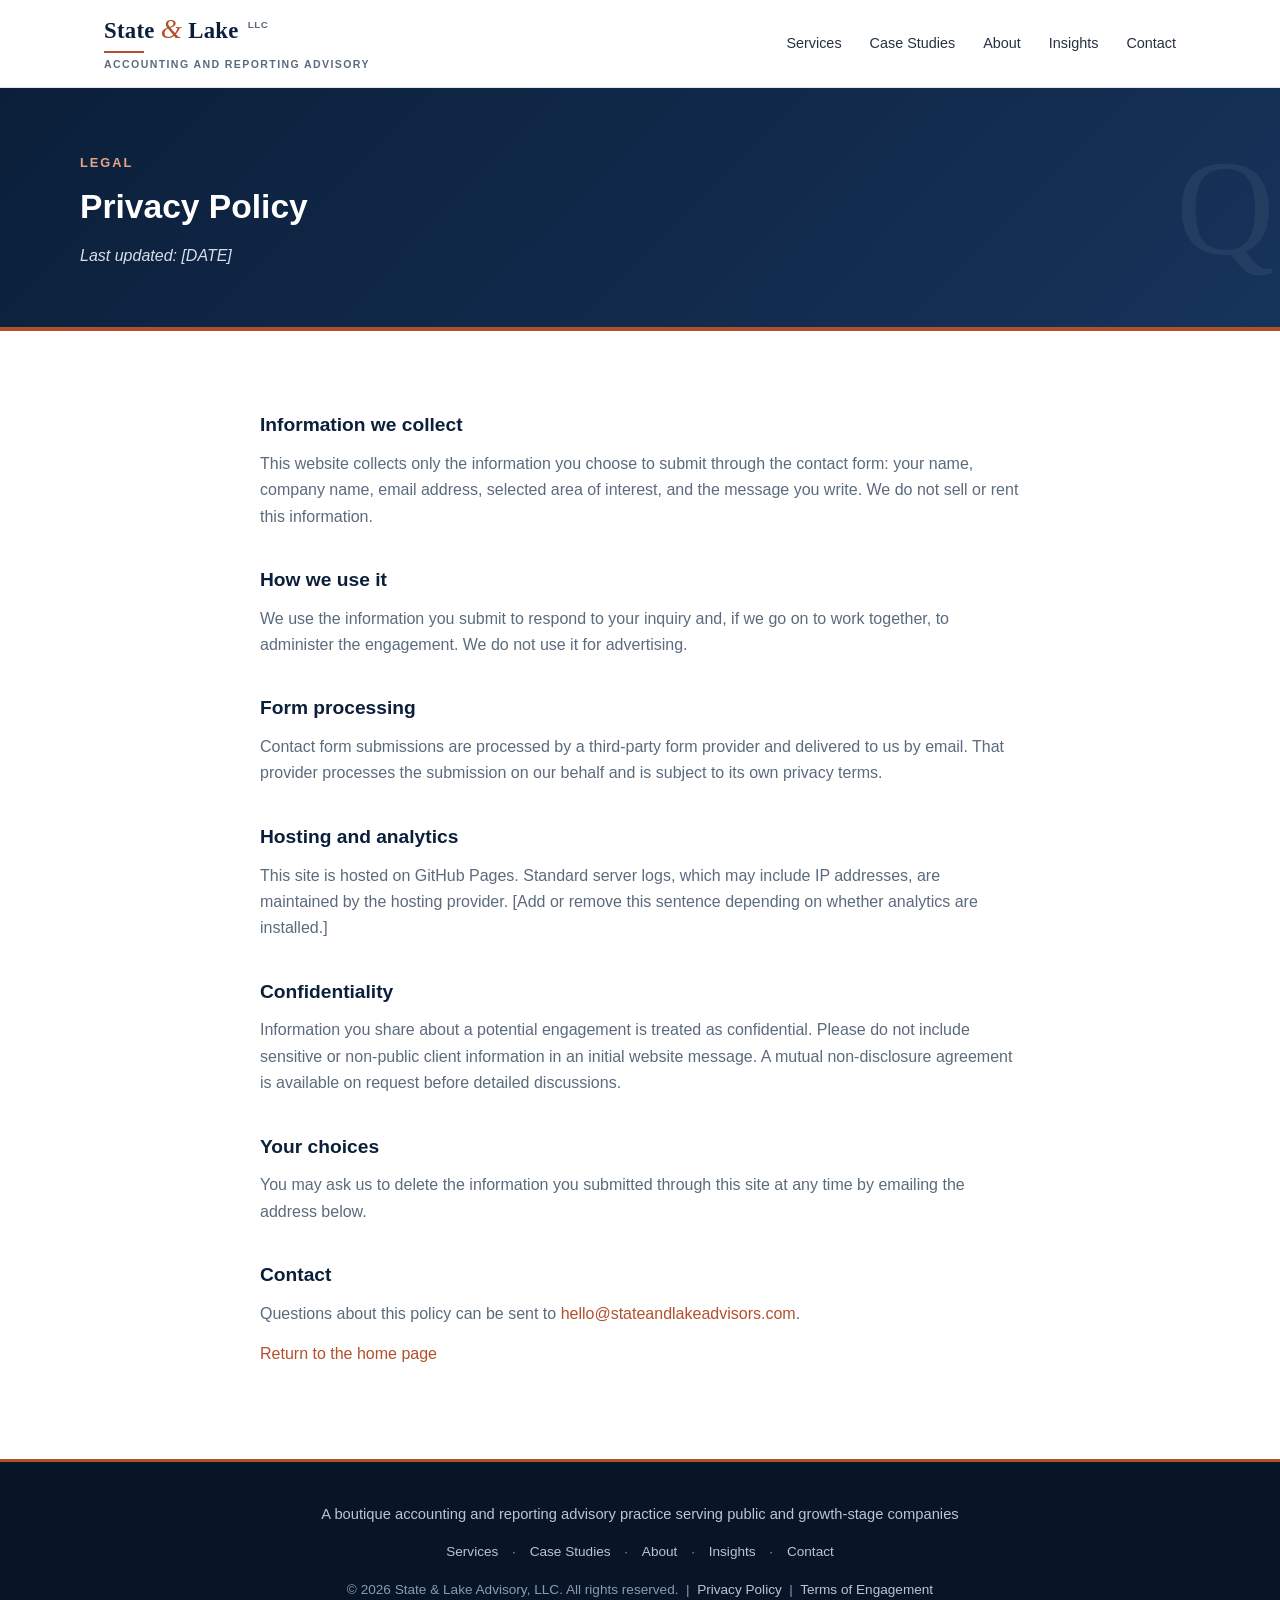
<file: privacy.html>
<!DOCTYPE html>
<html lang="en">
<head>
<meta charset="UTF-8">
<meta name="viewport" content="width=device-width, initial-scale=1.0">
<title>Privacy Policy | State &amp; Lake Advisory, LLC</title>
<meta name="description" content="How State &amp; Lake Advisory, LLC handles information submitted through this website.">
<!-- PRE-LAUNCH: remove this noindex tag on launch day -->
<meta name="robots" content="noindex">
<link rel="icon" href="assets/img/favicon.svg" type="image/svg+xml">
<link rel="stylesheet" href="styles.css">
<style>
/* Legal and utility pages — scoped here, no styles.css changes */
.legal-body{max-width:760px;margin:0 auto;font-family:'Helvetica Neue',Arial,sans-serif;}
.legal-body h2{font-size:1.2rem;color:var(--navy);margin:34px 0 10px;}
.legal-body h2:first-child{margin-top:0;}
.legal-body p{color:var(--muted);margin-bottom:14px;}
.legal-body a{color:var(--rust);}
</style>
</head>
<body>

<header>
  <nav>
    <a href="index.html" class="logo-wrap" aria-label="State &amp; Lake Advisory, LLC home">
      <div class="logo">State <span class="amp-symbol">&amp;</span> Lake<span class="logo-llc">LLC</span></div>
      <div class="logo-rule"></div>
      <div class="logo-tagline">Accounting and Reporting Advisory</div>
    </a>
    <button class="nav-toggle" id="navToggle" aria-label="Toggle navigation menu" aria-expanded="false">
      <span></span><span></span><span></span>
    </button>
    <ul class="nav-links" id="navLinks">
      <li><a href="services.html">Services</a></li>
      <li><a href="case-studies.html">Case Studies</a></li>
      <li><a href="about.html">About</a></li>
      <li><a href="insights.html">Insights</a></li>
      <li><a href="contact.html">Contact</a></li>
    </ul>
  </nav>
</header>

<div class="page-header">
  <div class="page-header-inner">
    <div class="eyebrow">Legal</div>
    <h1>Privacy Policy</h1>
    <p><em>Last updated: [DATE]</em></p>
  </div>
</div>

<main id="main">
<section>
  <div class="legal-body">


    <h2>Information we collect</h2>
    <p>This website collects only the information you choose to submit through the contact form: your name, company name, email address, selected area of interest, and the message you write. We do not sell or rent this information.</p>

    <h2>How we use it</h2>
    <p>We use the information you submit to respond to your inquiry and, if we go on to work together, to administer the engagement. We do not use it for advertising.</p>

    <h2>Form processing</h2>
    <p>Contact form submissions are processed by a third-party form provider and delivered to us by email. That provider processes the submission on our behalf and is subject to its own privacy terms.</p>

    <h2>Hosting and analytics</h2>
    <p>This site is hosted on GitHub Pages. Standard server logs, which may include IP addresses, are maintained by the hosting provider. [Add or remove this sentence depending on whether analytics are installed.]</p>

    <h2>Confidentiality</h2>
    <p>Information you share about a potential engagement is treated as confidential. Please do not include sensitive or non-public client information in an initial website message. A mutual non-disclosure agreement is available on request before detailed discussions.</p>

    <h2>Your choices</h2>
    <p>You may ask us to delete the information you submitted through this site at any time by emailing the address below.</p>

    <h2>Contact</h2>
    <p>Questions about this policy can be sent to <a href="mailto:hello@stateandlakeadvisors.com">hello@stateandlakeadvisors.com</a>.</p>

    <p><a href="index.html">Return to the home page</a></p>
  </div>
</section>
</main>

<footer>
  <p class="footer-tagline">A boutique accounting and reporting advisory practice serving public and growth-stage companies</p>
  <p class="footer-nav">
    <a href="services.html">Services</a> &middot;
    <a href="case-studies.html">Case Studies</a> &middot;
    <a href="about.html">About</a> &middot;
    <a href="insights.html">Insights</a> &middot;
    <a href="contact.html">Contact</a>
  </p>
  <p>&copy; 2026 State &amp; Lake Advisory, LLC. All rights reserved. &nbsp;|&nbsp; <a href="privacy.html">Privacy Policy</a> &nbsp;|&nbsp; <a href="terms.html">Terms of Engagement</a></p>
</footer>

<script src="nav.js"></script>
</body>
</html>
</file>
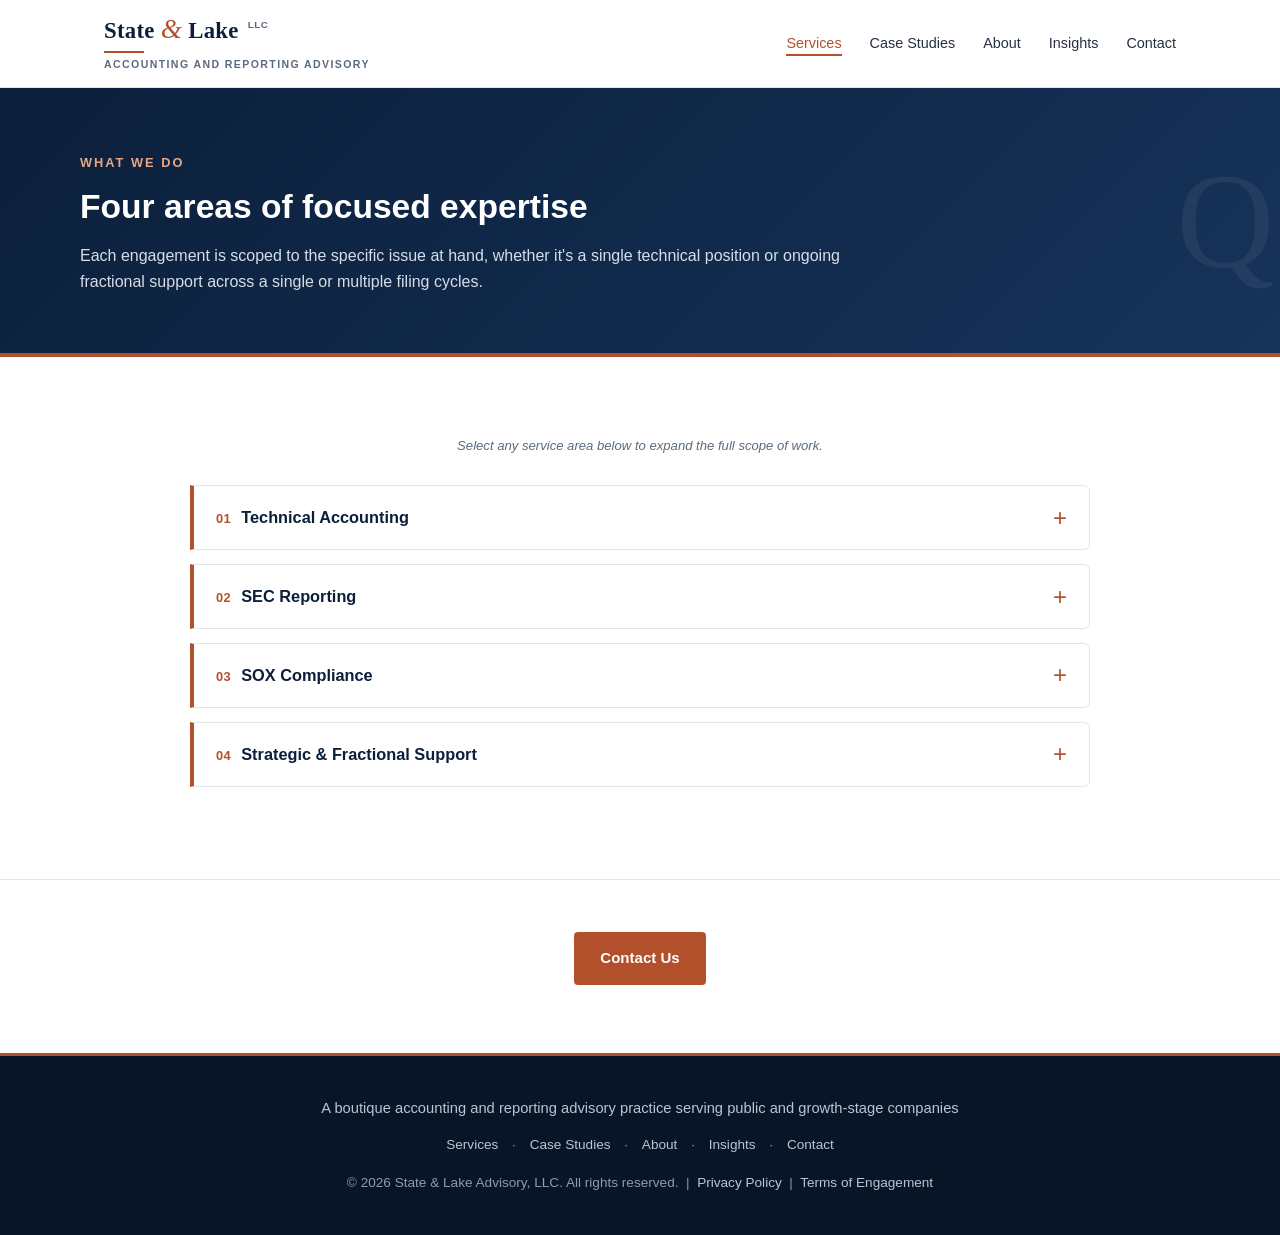
<file: services.html>
<!DOCTYPE html>
<html lang="en">
<head>
<meta charset="UTF-8">
<meta name="viewport" content="width=device-width, initial-scale=1.0">
<!-- PRE-LAUNCH: remove this noindex tag on launch day -->
<meta name="robots" content="noindex">
<title>Services | State &amp; Lake Advisory, LLC</title>
<meta name="description" content="Technical accounting, SEC reporting, SOX compliance, and strategic fractional support from a principal-led advisory practice with Big 4 and public company experience.">
<link rel="stylesheet" href="styles.css">
</head>
<body>

<header>
  <nav>
    <a href="index.html" class="logo-wrap" aria-label="State &amp; Lake Advisory, LLC home">
      <div class="logo">State <span class="amp-symbol">&amp;</span> Lake<span class="logo-llc">LLC</span></div>
      <div class="logo-rule"></div>
      <div class="logo-tagline">Accounting and Reporting Advisory</div>
    </a>
    <button class="nav-toggle" id="navToggle" aria-label="Toggle navigation menu" aria-expanded="false">
      <span></span><span></span><span></span>
    </button>
    <ul class="nav-links" id="navLinks">
      <li><a href="services.html" class="active">Services</a></li>
      <li><a href="case-studies.html">Case Studies</a></li>
      <li><a href="about.html">About</a></li>
      <li><a href="insights.html">Insights</a></li>
      <li><a href="contact.html">Contact</a></li>
    </ul>
  </nav>
</header>

<div class="page-header">
  <div class="page-header-inner">
    <div class="eyebrow">What We Do</div>
    <h1>Four areas of focused expertise</h1>
    <p>Each engagement is scoped to the specific issue at hand, whether it's a single technical position or ongoing fractional support across a single or multiple filing cycles.</p>
  </div>
</div>

<section>
  <p class="acc-hint">Select any service area below to expand the full scope of work.</p>

  <div class="accordion">

    <details class="acc">
      <summary><span class="acc-num">01</span>Technical Accounting</summary>
      <div class="acc-body">
        <p class="acc-sub">Judgment-intensive GAAP and IFRS positions built to withstand audit and regulatory scrutiny.</p>
        <ul class="acc-list">
          <li>Revenue recognition (ASC 606, gross vs. net)</li>
          <li>Lease accounting (ASC 842 / IFRS 16)</li>
          <li>Goodwill and long-lived asset impairment, CGU analysis</li>
          <li>Business combinations and purchase accounting</li>
          <li>Consolidations, including VIE, voting interest, and joint venture analysis</li>
          <li>Stock-based compensation</li>
          <li>Financial instruments and derivatives</li>
          <li>Current Expected Credit Losses (CECL) standard adoption and ongoing application</li>
          <li>Foreign currency translation and cross-border reporting</li>
          <li>Discontinued operations and held-for-sale accounting</li>
        </ul>
      </div>
    </details>

    <details class="acc">
      <summary><span class="acc-num">02</span>SEC Reporting</summary>
      <div class="acc-body">
        <p class="acc-sub">Filing-ready disclosure support across the reporting cycle.</p>
        <ul class="acc-list">
          <li>10-K, 10-Q, and 8-K drafting and technical review</li>
          <li>Non-GAAP measures and MD&amp;A support</li>
          <li>Disclosure checklists and filing-readiness review</li>
          <li>SEC comment letter response support</li>
          <li>Pro forma financial statements for IPOs, capital raises, debt issuances, and business combinations (Regulation S-X, Article 11)</li>
          <li>S-1 registration statement preparation and support</li>
          <li>IPO readiness assessments and roadmap planning</li>
          <li>Auditor transition and RFP support, including firm selection, logistics, and continuity of financial reporting</li>
          <li>ESG and climate disclosure readiness, including Disclosure Committee formation and SEC climate rule preparation</li>
        </ul>
      </div>
    </details>

    <details class="acc">
      <summary><span class="acc-num">03</span>SOX Compliance</summary>
      <div class="acc-body">
        <p class="acc-sub">Controls that hold up under audit and regulatory review.</p>
        <ul class="acc-list">
          <li>Controls design and gap assessment</li>
          <li>Remediation support</li>
          <li>SOX 404 compliance readiness</li>
          <li>Control deficiency severity assessment and aggregation analysis</li>
          <li>SOX program buildout for newly public companies, including emerging growth companies (EGCs)</li>
        </ul>
      </div>
    </details>

    <details class="acc">
      <summary><span class="acc-num">04</span>Strategic &amp; Fractional Support</summary>
      <div class="acc-body">
        <p class="acc-sub">Direct partnership beyond the technical memo.</p>
        <ul class="acc-list">
          <li>Partnering with FP&amp;A, IR, internal audit, or legal teams on strategic decisions and disclosure optics</li>
          <li>Fractional or interim technical accounting director support</li>
          <li>Board and audit committee-facing analysis and presentation support</li>
          <li>Workshops and training seminars on technical accounting and reporting topics for finance teams</li>
          <li>Equity compensation plan administration, including executive stock plan platform setup and 10b5-1 trading plan support</li>
        </ul>
      </div>
    </details>

  </div>
</section>

<div class="closing-action">
  <a href="contact.html" class="btn-primary">Contact Us</a>
</div>

<footer>
  <p class="footer-tagline">A boutique accounting and reporting advisory practice serving public and growth-stage companies</p>
  <p class="footer-nav">
    <a href="services.html">Services</a> &middot;
    <a href="case-studies.html">Case Studies</a> &middot;
    <a href="about.html">About</a> &middot;
    <a href="insights.html">Insights</a> &middot;
    <a href="contact.html">Contact</a>
  </p>
  <p>&copy; 2026 State &amp; Lake Advisory, LLC. All rights reserved. &nbsp;|&nbsp; <a href="privacy.html">Privacy Policy</a> &nbsp;|&nbsp; <a href="terms.html">Terms of Engagement</a></p>
</footer>

<script src="nav.js"></script>
</body>
</html>
</file>
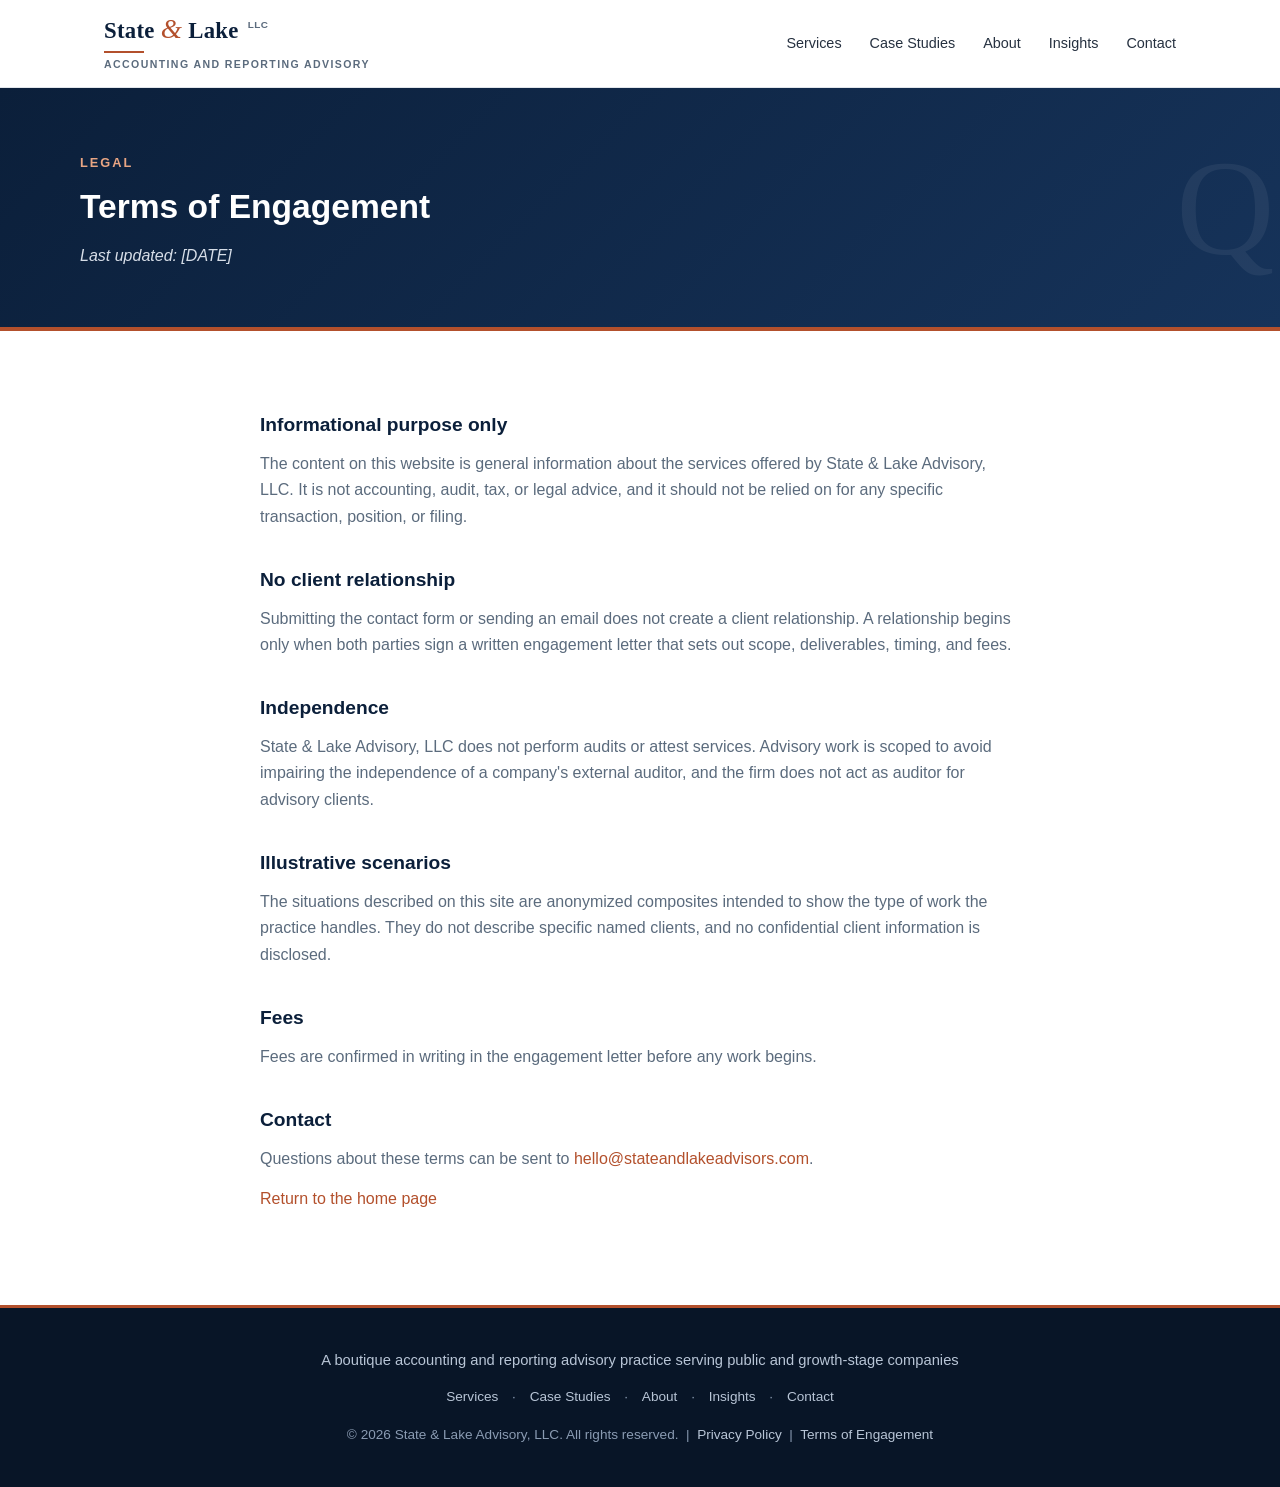
<file: terms.html>
<!DOCTYPE html>
<html lang="en">
<head>
<meta charset="UTF-8">
<meta name="viewport" content="width=device-width, initial-scale=1.0">
<title>Terms of Engagement | State &amp; Lake Advisory, LLC</title>
<meta name="description" content="Terms governing use of the State &amp; Lake Advisory, LLC website and the scope of information presented on it.">
<!-- PRE-LAUNCH: remove this noindex tag on launch day -->
<meta name="robots" content="noindex">
<link rel="icon" href="assets/img/favicon.svg" type="image/svg+xml">
<link rel="stylesheet" href="styles.css">
<style>
/* Legal and utility pages — scoped here, no styles.css changes */
.legal-body{max-width:760px;margin:0 auto;font-family:'Helvetica Neue',Arial,sans-serif;}
.legal-body h2{font-size:1.2rem;color:var(--navy);margin:34px 0 10px;}
.legal-body h2:first-child{margin-top:0;}
.legal-body p{color:var(--muted);margin-bottom:14px;}
.legal-body a{color:var(--rust);}
</style>
</head>
<body>

<header>
  <nav>
    <a href="index.html" class="logo-wrap" aria-label="State &amp; Lake Advisory, LLC home">
      <div class="logo">State <span class="amp-symbol">&amp;</span> Lake<span class="logo-llc">LLC</span></div>
      <div class="logo-rule"></div>
      <div class="logo-tagline">Accounting and Reporting Advisory</div>
    </a>
    <button class="nav-toggle" id="navToggle" aria-label="Toggle navigation menu" aria-expanded="false">
      <span></span><span></span><span></span>
    </button>
    <ul class="nav-links" id="navLinks">
      <li><a href="services.html">Services</a></li>
      <li><a href="case-studies.html">Case Studies</a></li>
      <li><a href="about.html">About</a></li>
      <li><a href="insights.html">Insights</a></li>
      <li><a href="contact.html">Contact</a></li>
    </ul>
  </nav>
</header>

<div class="page-header">
  <div class="page-header-inner">
    <div class="eyebrow">Legal</div>
    <h1>Terms of Engagement</h1>
    <p><em>Last updated: [DATE]</em></p>
  </div>
</div>

<main id="main">
<section>
  <div class="legal-body">


    <h2>Informational purpose only</h2>
    <p>The content on this website is general information about the services offered by State &amp; Lake Advisory, LLC. It is not accounting, audit, tax, or legal advice, and it should not be relied on for any specific transaction, position, or filing.</p>

    <h2>No client relationship</h2>
    <p>Submitting the contact form or sending an email does not create a client relationship. A relationship begins only when both parties sign a written engagement letter that sets out scope, deliverables, timing, and fees.</p>

    <h2>Independence</h2>
    <p>State &amp; Lake Advisory, LLC does not perform audits or attest services. Advisory work is scoped to avoid impairing the independence of a company's external auditor, and the firm does not act as auditor for advisory clients.</p>

    <h2>Illustrative scenarios</h2>
    <p>The situations described on this site are anonymized composites intended to show the type of work the practice handles. They do not describe specific named clients, and no confidential client information is disclosed.</p>

    <h2>Fees</h2>
    <p>Fees are confirmed in writing in the engagement letter before any work begins.</p>

    <h2>Contact</h2>
    <p>Questions about these terms can be sent to <a href="mailto:hello@stateandlakeadvisors.com">hello@stateandlakeadvisors.com</a>.</p>

    <p><a href="index.html">Return to the home page</a></p>
  </div>
</section>
</main>

<footer>
  <p class="footer-tagline">A boutique accounting and reporting advisory practice serving public and growth-stage companies</p>
  <p class="footer-nav">
    <a href="services.html">Services</a> &middot;
    <a href="case-studies.html">Case Studies</a> &middot;
    <a href="about.html">About</a> &middot;
    <a href="insights.html">Insights</a> &middot;
    <a href="contact.html">Contact</a>
  </p>
  <p>&copy; 2026 State &amp; Lake Advisory, LLC. All rights reserved. &nbsp;|&nbsp; <a href="privacy.html">Privacy Policy</a> &nbsp;|&nbsp; <a href="terms.html">Terms of Engagement</a></p>
</footer>

<script src="nav.js"></script>
</body>
</html>
</file>
<file: styles.css>
/* ============================================
   State & Lake, LLC — Shared Stylesheet
   CASE STUDIES: pillar cards now collapsed by
   default; click a card to reveal its scenarios
   ============================================ */

:root {
  --navy: #0b1f3a;
  --navy-light: #16335a;
  --rust: #b3502c;
  --rust-dark: #97401f;
  --gray-bg: #f7f8fa;
  --text: #263140;
  --muted: #5b6b7d;
  --border: #e2e6eb;
  --alert: #8a3a2b;
}

* { margin: 0; padding: 0; box-sizing: border-box; }

body {
  font-family: 'Georgia','Times New Roman',serif;
  color: var(--text);
  line-height: 1.65;
  background: #fff;
}

h1,h2,h3,h4 {
  font-family: 'Helvetica Neue', Arial, sans-serif;
  font-weight: 600;
  color: var(--navy);
}

a { text-decoration: none; color: var(--rust); }

/* ---------- Header / Navigation ---------- */

header {
  position: sticky;
  top: 0;
  z-index: 100;
  background: #fff;
  border-bottom: 1px solid var(--border);
}

nav {
  display: flex;
  align-items: center;
  justify-content: space-between;
  padding: 16px 24px;
  max-width: 1120px;
  margin: 0 auto;
  position: relative;
}

.logo-wrap { line-height: 1.2; text-decoration: none; color: inherit; display: block; cursor: pointer; }

.logo {
  font-family: 'Georgia', 'Times New Roman', serif;
  font-weight: 700;
  font-size: 1.42rem;
  color: var(--navy);
  letter-spacing: 0.3px;
  display: flex;
  align-items: baseline;
  gap: 6px;
}

/* The ampersand sits on the WHITE nav bar.
   It must stay rust. Never set this to #fff. */
.logo .amp-symbol {
  color: var(--rust);
  font-style: italic;
  font-weight: 400;
  font-size: 1.2em;
  line-height: 1;
}

.logo-llc {
  font-family: 'Helvetica Neue', Arial, sans-serif;
  font-size: 0.62rem;
  color: var(--muted);
  letter-spacing: 0.5px;
  font-weight: 600;
  margin-left: 3px;
  align-self: flex-start;
  margin-top: 3px;
}

.logo-rule { width: 40px; height: 2px; background: var(--rust); margin: 7px 0 5px; }

.logo-tagline {
  font-family: 'Helvetica Neue', Arial, sans-serif;
  font-size: 0.66rem;
  color: var(--muted);
  letter-spacing: 1.4px;
  text-transform: uppercase;
  font-weight: 600;
}

.nav-links { display: flex; gap: 28px; list-style: none; }

.nav-links a {
  font-family: 'Helvetica Neue', Arial, sans-serif;
  color: var(--text);
  font-size: 0.9rem;
  font-weight: 500;
  padding-bottom: 3px;
  border-bottom: 2px solid transparent;
}

.nav-links a:hover { color: var(--rust); }

.nav-links a.active { color: var(--rust); border-bottom-color: var(--rust); }

.nav-toggle {
  display: none;
  flex-direction: column;
  justify-content: center;
  gap: 5px;
  width: 32px;
  height: 32px;
  background: none;
  border: none;
  cursor: pointer;
  padding: 0;
}

.nav-toggle span {
  display: block;
  width: 100%;
  height: 2px;
  background: var(--navy);
  border-radius: 2px;
  transition: transform 0.2s ease, opacity 0.2s ease;
}

.nav-toggle.open span:nth-child(1) { transform: translateY(7px) rotate(45deg); }
.nav-toggle.open span:nth-child(2) { opacity: 0; }
.nav-toggle.open span:nth-child(3) { transform: translateY(-7px) rotate(-45deg); }

/* ---------- Hero (home page) ---------- */

.hero {
  background: linear-gradient(135deg, var(--navy) 0%, var(--navy-light) 100%);
  color: #fff;
  padding: 100px 24px 90px;
  position: relative;
  overflow: hidden;
}

.hero-inner { max-width: 1120px; margin: 0 auto; position: relative; z-index: 2; }

.hero-eyebrow {
  font-family: 'Helvetica Neue',Arial,sans-serif;
  color: var(--rust);
  background: #fff;
  display: inline-block;
  padding: 3px 10px;
  border-radius: 3px;
  font-size: 0.8rem;
  letter-spacing: 1.5px;
  text-transform: uppercase;
  font-weight: 700;
  margin-bottom: 18px;
}

.hero h1 {
  color: #fff;
  font-size: 2.6rem;
  line-height: 1.25;
  margin-bottom: 18px;
  font-weight: 700;
  max-width: 900px;
}

.hero .sub {
  font-family: 'Helvetica Neue',Arial,sans-serif;
  font-size: 1.08rem;
  color: #d7dee8;
  max-width: 760px;
  margin-bottom: 16px;
}

.hero .edge-line {
  font-family: 'Helvetica Neue',Arial,sans-serif;
  font-size: 1rem;
  color: #f0c9b8;
  max-width: 760px;
  margin-bottom: 28px;
  font-weight: 600;
  border-left: 3px solid var(--rust);
  padding-left: 14px;
}

.hero-buttons { display: flex; gap: 16px; flex-wrap: wrap; }

.btn-primary {
  font-family: 'Helvetica Neue',Arial,sans-serif;
  background: var(--rust);
  color: #fff;
  padding: 14px 26px;
  border-radius: 4px;
  font-weight: 600;
  font-size: 0.94rem;
  display: inline-block;
}
.btn-primary:hover { background: var(--rust-dark); }

.btn-secondary {
  font-family: 'Helvetica Neue',Arial,sans-serif;
  border: 1px solid #6d7f97;
  color: #fff;
  padding: 14px 26px;
  border-radius: 4px;
  font-weight: 600;
  font-size: 0.94rem;
  display: inline-block;
}
.btn-secondary:hover { border-color: #fff; }

/* ---------- Page header (interior pages) ---------- */

.page-header {
  background: linear-gradient(135deg, var(--navy) 0%, var(--navy-light) 100%);
  color: #fff;
  padding: 64px 24px 58px;
  border-bottom: 4px solid var(--rust);
  position: relative;
  overflow: hidden;
}

.page-header-inner { max-width: 1120px; margin: 0 auto; position: relative; z-index: 2; }

.page-header .eyebrow { color: #e8a583; }

.page-header h1 {
  color: #fff;
  font-size: 2.1rem;
  line-height: 1.3;
  margin-bottom: 14px;
  max-width: 860px;
}

.page-header p {
  font-family: 'Helvetica Neue',Arial,sans-serif;
  color: #d7dee8;
  font-size: 1rem;
  max-width: 780px;
}

/* ============================================
   Q WATERMARK
   --------------------------------------------
   TO ADJUST VISIBILITY: change opacity.
     Hero max 0.07, page header max 0.08.
   TO ADJUST SIZE: change font-size. If the tail
     ever clips on an interior page, lower
     .page-header::after toward 7rem.
   ============================================ */

.hero::after,
.page-header::after {
  content: "Q";
  position: absolute;
  right: 0.04em;
  top: 50%;
  transform: translateY(-50%);
  font-family: 'Georgia', 'Times New Roman', serif;
  line-height: 0.78;
  color: #fff;
  z-index: 1;
  pointer-events: none;
  user-select: none;
}

.hero::after {
  font-size: 19rem;
  opacity: 0.05;
}

.page-header::after {
  font-size: 8.5rem;
  opacity: 0.06;
}

/* ============================================
   PHOTO BANDS — full-width banner
   --------------------------------------------
   HOW TO TUNE THE CROP:
   object-position: center <PERCENT>;

   LOWER percent  = subject sits LOWER in band
   HIGHER percent = subject sits HIGHER in band

   If the Bean's base is still tight, step the
   --bean value down from 50% toward 44%.
   ============================================ */

.photo-band {
  width: 100%;
  height: 520px;
  background: var(--navy);
  position: relative;
  overflow: hidden;
}

.photo-band img {
  width: 100%;
  height: 100%;
  display: block;
  object-fit: cover;
  object-position: center 55%;   /* neutral default */
}

/* Cloud Gate / the Bean — centered so the base clears */
.photo-band--bean img { object-position: center 50%; }

/* L train / elevated tracks — subject sits low-center */
.photo-band--train img { object-position: center 58%; }

.photo-overlay {
  position: absolute;
  inset: 0;
  pointer-events: none;
  background: linear-gradient(180deg, rgba(11,31,58,0.04) 0%, rgba(11,31,58,0.20) 100%);
}

/* ---------- Sections ---------- */

section { padding: 78px 24px; }

.section-header { text-align: center; max-width: 720px; margin: 0 auto 52px; }

.eyebrow {
  font-family: 'Helvetica Neue',Arial,sans-serif;
  color: var(--rust);
  font-size: 0.8rem;
  letter-spacing: 2px;
  text-transform: uppercase;
  font-weight: 700;
  margin-bottom: 12px;
}

.section-header h2 { font-size: 1.9rem; margin-bottom: 14px; }

.section-header p {
  font-family: 'Helvetica Neue',Arial,sans-serif;
  color: var(--muted);
  font-size: 1rem;
}

.gray-section { background: var(--gray-bg); }

/* ---------- Disclosure & trust bars ---------- */

.disclosure-bar {
  background: var(--navy-light);
  padding: 16px 24px;
  border-top: 1px solid rgba(255,255,255,0.1);
  border-bottom: 3px solid var(--rust);
}

.disclosure-inner {
  max-width: 1120px;
  margin: 0 auto;
  text-align: center;
  font-family: 'Helvetica Neue',Arial,sans-serif;
  font-size: 0.88rem;
  color: #e4e9f0;
  font-weight: 500;
}

.trust-bar { background: var(--navy); padding: 22px 24px; }

.trust-inner {
  max-width: 1120px;
  margin: 0 auto;
  display: flex;
  flex-wrap: wrap;
  gap: 18px 40px;
  justify-content: center;
  align-items: center;
}

.trust-item {
  font-family: 'Helvetica Neue',Arial,sans-serif;
  color: #dbe3ee;
  font-size: 0.85rem;
  display: flex;
  align-items: center;
  gap: 8px;
}

.trust-item:before { content: "\2713"; color: var(--rust); font-weight: 700; }

/* ---------- Accordion (Services page) ---------- */

.accordion { max-width: 900px; margin: 0 auto; }

.acc {
  background: #fff;
  border: 1px solid var(--border);
  border-left: 4px solid var(--rust);
  border-radius: 0 6px 6px 0;
  margin-bottom: 14px;
  overflow: hidden;
}

.acc[open] { box-shadow: 0 4px 16px rgba(15,36,64,0.07); }

.acc summary {
  font-family: 'Helvetica Neue',Arial,sans-serif;
  font-weight: 600;
  font-size: 1.02rem;
  color: var(--navy);
  padding: 18px 52px 18px 22px;
  cursor: pointer;
  list-style: none;
  position: relative;
  transition: background 0.15s ease;
}

.acc summary:hover { background: var(--gray-bg); }
.acc summary::-webkit-details-marker { display: none; }
.acc summary::marker { content: ""; }

.acc summary:after {
  content: "+";
  position: absolute;
  right: 22px;
  top: 50%;
  transform: translateY(-50%);
  font-size: 1.5rem;
  font-weight: 400;
  color: var(--rust);
  line-height: 1;
}

.acc[open] summary:after { content: "\2212"; }

.acc summary .acc-num {
  font-family: 'Helvetica Neue',Arial,sans-serif;
  color: var(--rust);
  font-weight: 700;
  font-size: 0.8rem;
  margin-right: 10px;
  letter-spacing: 0.5px;
}

.acc-body {
  padding: 20px 24px 24px;
  border-top: 1px solid var(--border);
}

.acc-sub {
  font-family: 'Helvetica Neue',Arial,sans-serif;
  color: var(--muted);
  font-size: 0.92rem;
  margin-bottom: 16px;
  font-style: italic;
}

.acc-list { list-style: none; }

.acc-list li {
  font-family: 'Helvetica Neue',Arial,sans-serif;
  font-size: 0.92rem;
  padding: 9px 0 9px 20px;
  position: relative;
  color: var(--text);
  border-bottom: 1px solid var(--border);
}

.acc-list li:last-child { border-bottom: none; padding-bottom: 0; }
.acc-list li:before { content: "\2022"; color: var(--rust); position: absolute; left: 0; font-weight: 700; }

/* Shared Risk / Approach / Outcome rows */

.acc-row { font-family: 'Helvetica Neue',Arial,sans-serif; font-size: 0.92rem; margin-bottom: 14px; }

.acc-row strong {
  display: block;
  color: var(--navy);
  font-size: 0.72rem;
  text-transform: uppercase;
  letter-spacing: 1px;
  margin-bottom: 4px;
}

.acc-row.risk strong { color: var(--alert); }
.acc-row p { color: var(--muted); margin: 0; }
.acc-row:last-child { margin-bottom: 0; }

.acc-hint {
  font-family: 'Helvetica Neue',Arial,sans-serif;
  font-size: 0.82rem;
  color: var(--muted);
  text-align: center;
  max-width: 900px;
  margin: 0 auto 28px;
  font-style: italic;
}

/* ============================================
   CASE STUDY PILLAR CARDS
   --------------------------------------------
   Each pillar is a <details> card, CLOSED by
   default. Clicking the card header reveals the
   list of scenarios. Each scenario is itself a
   nested <details> that expands to show the
   Risk / Approach / Outcome rows.

   Cards use align-items: start so an open card
   grows without stretching its neighbor.
   ============================================ */

.cs-card-grid {
  display: grid;
  grid-template-columns: repeat(2, 1fr);
  align-items: start;
  gap: 26px;
  max-width: 1120px;
  margin: 0 auto;
}

.cs-card {
  background: #fff;
  border: 1px solid var(--border);
  border-top: 4px solid var(--navy);
  border-radius: 8px;
  box-shadow: 0 2px 10px rgba(15,36,64,0.04);
  overflow: hidden;
  transition: box-shadow 0.18s ease;
}

.cs-card[open] {
  box-shadow: 0 6px 22px rgba(15,36,64,0.09);
  border-top-color: var(--rust);
}

/* ---- Card header (the clickable summary) ---- */

.cs-card-head {
  display: block;
  padding: 26px 46px 24px 24px;
  cursor: pointer;
  list-style: none;
  position: relative;
  transition: background 0.15s ease;
}

.cs-card-head:hover { background: var(--gray-bg); }
.cs-card-head::-webkit-details-marker { display: none; }
.cs-card-head::marker { content: ""; }

.cs-card-head:after {
  content: "+";
  position: absolute;
  right: 22px;
  top: 26px;
  font-size: 1.6rem;
  font-weight: 400;
  color: var(--rust);
  line-height: 1;
}

.cs-card[open] .cs-card-head:after { content: "\2212"; }

.cs-card[open] .cs-card-head {
  border-bottom: 1px solid var(--border);
}

.cs-card-num {
  font-family: 'Helvetica Neue',Arial,sans-serif;
  font-size: 0.7rem;
  letter-spacing: 1px;
  color: var(--rust);
  font-weight: 700;
  display: block;
  margin-bottom: 8px;
}

.cs-card-title {
  font-family: 'Helvetica Neue',Arial,sans-serif;
  font-weight: 600;
  color: var(--navy);
  font-size: 1.12rem;
  display: block;
  margin-bottom: 8px;
  line-height: 1.3;
}

.cs-card-sub {
  font-family: 'Helvetica Neue',Arial,sans-serif;
  font-size: 0.88rem;
  color: var(--muted);
  display: block;
  line-height: 1.5;
}

/* ---- Scenario list inside an open card ---- */

.cs-card-list { padding: 4px 24px 18px; }

.cs-item { border-bottom: 1px solid var(--border); }

.cs-item:last-child { border-bottom: none; }

.cs-item summary {
  font-family: 'Helvetica Neue',Arial,sans-serif;
  font-size: 0.9rem;
  font-weight: 600;
  color: var(--navy);
  padding: 13px 28px 13px 0;
  cursor: pointer;
  list-style: none;
  position: relative;
  line-height: 1.45;
  transition: color 0.15s ease;
}

.cs-item summary:hover { color: var(--rust); }
.cs-item summary::-webkit-details-marker { display: none; }
.cs-item summary::marker { content: ""; }

.cs-item summary:after {
  content: "+";
  position: absolute;
  right: 2px;
  top: 11px;
  font-size: 1.2rem;
  font-weight: 400;
  color: var(--rust);
  line-height: 1;
}

.cs-item[open] summary:after { content: "\2212"; }
.cs-item[open] summary { color: var(--rust); }

.cs-item-body {
  padding: 16px 0 20px;
  border-top: 1px dashed var(--border);
  margin-top: 2px;
}

.cs-card-empty {
  font-family: 'Helvetica Neue',Arial,sans-serif;
  font-size: 0.88rem;
  color: var(--muted);
  font-style: italic;
  padding: 14px 0 6px;
}

/* ---------- Home page service preview cards ---------- */

.preview-grid {
  display: grid;
  grid-template-columns: repeat(2,1fr);
  gap: 24px;
  max-width: 1120px;
  margin: 0 auto;
}

.preview-card {
  border: 1px solid var(--border);
  border-radius: 8px;
  padding: 28px 26px;
  background: #fff;
  border-top: 4px solid var(--rust);
}

.preview-card .pillar-num {
  font-family: 'Helvetica Neue',Arial,sans-serif;
  color: var(--rust);
  font-weight: 700;
  font-size: 0.82rem;
  display: block;
  margin-bottom: 6px;
}

.preview-card h3 { font-size: 1.12rem; margin-bottom: 10px; }

.preview-card p {
  font-family: 'Helvetica Neue',Arial,sans-serif;
  color: var(--muted);
  font-size: 0.92rem;
  margin-bottom: 14px;
}

.preview-card a { font-family: 'Helvetica Neue',Arial,sans-serif; font-size: 0.88rem; font-weight: 600; }

/* ---------- About page ---------- */

.about-grid {
  display: grid;
  grid-template-columns: 1fr 1fr;
  gap: 56px;
  max-width: 1120px;
  margin: 0 auto;
  align-items: start;
}

.about h2 { font-size: 1.9rem; margin-bottom: 18px; }

.about p {
  font-family: 'Helvetica Neue',Arial,sans-serif;
  color: var(--muted);
  margin-bottom: 16px;
  font-size: 1rem;
}

.anchor-line {
  font-family: 'Helvetica Neue',Arial,sans-serif;
  background: var(--gray-bg);
  border-left: 3px solid var(--navy);
  padding: 14px 18px;
  font-size: 0.94rem;
  color: var(--navy);
  font-weight: 600;
  margin-bottom: 20px;
  border-radius: 0 4px 4px 0;
}

.about-stat-row { display: flex; gap: 16px; flex-wrap: wrap; margin-bottom: 24px; }

.about-stat {
  flex: 1 1 150px;
  background: var(--gray-bg);
  border-left: 3px solid var(--rust);
  border-radius: 0 6px 6px 0;
  padding: 14px 16px;
}

.about-stat-num {
  font-family: 'Helvetica Neue',Arial,sans-serif;
  font-weight: 700;
  color: var(--navy);
  font-size: 1.1rem;
}

.about-stat-label {
  font-family: 'Helvetica Neue',Arial,sans-serif;
  font-size: 0.76rem;
  color: var(--muted);
  margin-top: 4px;
}

.credential-list { list-style: none; margin-top: 16px; }

.credential-list li {
  font-family: 'Helvetica Neue',Arial,sans-serif;
  padding: 10px 0 10px 28px;
  position: relative;
  color: var(--text);
  font-size: 0.94rem;
  border-bottom: 1px solid var(--border);
}

.credential-list li:before {
  content: "\2713";
  position: absolute;
  left: 0;
  color: var(--rust);
  font-weight: 700;
}

.compare-table {
  width: 100%;
  border-collapse: collapse;
  font-family: 'Helvetica Neue',Arial,sans-serif;
  font-size: 0.9rem;
  background: #fff;
  border-radius: 8px;
  overflow: hidden;
  box-shadow: 0 4px 16px rgba(15,36,64,0.06);
}

.compare-table th, .compare-table td {
  padding: 14px 16px;
  text-align: left;
  border-bottom: 1px solid var(--border);
}

.compare-table th { background: var(--navy); color: #fff; font-weight: 600; }
.compare-table tr:last-child td { border-bottom: none; }
.compare-table td:first-child { font-weight: 600; color: var(--navy); }

.rate-note {
  font-family: 'Helvetica Neue',Arial,sans-serif;
  font-size: 0.82rem;
  color: var(--muted);
  margin-top: 14px;
  font-style: italic;
  line-height: 1.5;
}

/* ---------- Process ---------- */

.process-grid {
  display: grid;
  grid-template-columns: repeat(4,1fr);
  gap: 24px;
  max-width: 1120px;
  margin: 0 auto;
}

.process-step { text-align: center; padding: 0 12px; }

/* Numeral is WHITE on the navy circle, with the
   rust ring as the only accent. */
.process-num {
  width: 46px;
  height: 46px;
  border-radius: 50%;
  background: var(--navy);
  color: #fff;
  display: flex;
  align-items: center;
  justify-content: center;
  font-weight: 700;
  font-size: 1.05rem;
  margin: 0 auto 16px;
  font-family: 'Helvetica Neue',Arial,sans-serif;
  border: 2px solid var(--rust);
}

.process-step h4 { font-size: 0.98rem; margin-bottom: 8px; }

.process-step p {
  font-family: 'Helvetica Neue',Arial,sans-serif;
  color: var(--muted);
  font-size: 0.86rem;
}

/* ---------- Insights ---------- */

.insights-grid {
  display: grid;
  grid-template-columns: repeat(3,1fr);
  gap: 24px;
  max-width: 1120px;
  margin: 0 auto;
}

.insight-card {
  background: #fff;
  border: 1px solid var(--border);
  border-radius: 8px;
  padding: 26px 24px;
  border-top: 4px solid var(--navy);
}

.insight-tag {
  font-family: 'Helvetica Neue',Arial,sans-serif;
  font-size: 0.7rem;
  letter-spacing: 1px;
  text-transform: uppercase;
  color: var(--rust);
  font-weight: 700;
  margin-bottom: 10px;
  display: block;
}

.insight-card h4 { font-size: 1rem; margin-bottom: 10px; }

.insight-card p {
  font-family: 'Helvetica Neue',Arial,sans-serif;
  color: var(--muted);
  font-size: 0.88rem;
  margin-bottom: 14px;
}

.insight-card a { font-family: 'Helvetica Neue',Arial,sans-serif; font-size: 0.85rem; font-weight: 600; }

/* ---------- Closing action (button on white) ---------- */

.closing-action {
  background: #fff;
  text-align: center;
  padding: 52px 24px 68px;
  border-top: 1px solid var(--border);
}

/* ---------- CTA band (home page only) ---------- */

.cta-band {
  background: var(--navy);
  color: #fff;
  text-align: center;
  padding: 68px 24px;
  border-top: 4px solid var(--rust);
  border-bottom: 4px solid var(--rust);
}

.cta-band h2 {
  color: #fff;
  font-size: 1.7rem;
  margin-bottom: 16px;
  max-width: 900px;
  margin-left: auto;
  margin-right: auto;
}

.cta-band p {
  font-family: 'Helvetica Neue',Arial,sans-serif;
  color: #c3cddb;
  margin-bottom: 28px;
  max-width: 560px;
  margin-left: auto;
  margin-right: auto;
}

.cta-band .hero-buttons { justify-content: center; }

/* ---------- Contact ---------- */

.contact-grid {
  display: grid;
  grid-template-columns: 1fr 1fr;
  gap: 56px;
  max-width: 1120px;
  margin: 0 auto;
}

.contact-info h3 { font-size: 1.25rem; margin-bottom: 14px; }

.contact-info p {
  font-family: 'Helvetica Neue',Arial,sans-serif;
  color: var(--muted);
  margin-bottom: 22px;
}

.contact-detail { font-family: 'Helvetica Neue',Arial,sans-serif; margin-bottom: 14px; font-size: 0.94rem; }

.contact-detail strong {
  color: var(--navy);
  display: block;
  font-size: 0.78rem;
  text-transform: uppercase;
  letter-spacing: 1px;
  margin-bottom: 4px;
}

.confidentiality-note {
  background: var(--gray-bg);
  border-left: 3px solid var(--rust);
  padding: 14px 18px;
  font-family: 'Helvetica Neue',Arial,sans-serif;
  font-size: 0.86rem;
  color: var(--muted);
  margin-top: 20px;
  border-radius: 0 4px 4px 0;
}

form { display: flex; flex-direction: column; gap: 16px; font-family: 'Helvetica Neue',Arial,sans-serif; }

input, select, textarea {
  padding: 13px 14px;
  border: 1px solid var(--border);
  border-radius: 4px;
  font-size: 0.95rem;
  font-family: inherit;
}

input:focus, select:focus, textarea:focus { outline: 2px solid var(--rust); border-color: var(--rust); }

textarea { min-height: 110px; resize: vertical; }

.form-submit {
  background: var(--rust);
  color: #fff;
  border: none;
  padding: 14px;
  border-radius: 4px;
  font-weight: 600;
  font-size: 0.95rem;
  cursor: pointer;
  margin-top: 4px;
}

.form-submit:hover { background: var(--rust-dark); }

.form-note { font-size: 0.78rem; color: var(--muted); text-align: center; }

/* ---------- Footer ---------- */

footer {
  background: #081527;
  color: #8a9bb2;
  text-align: center;
  padding: 40px 24px;
  font-family: 'Helvetica Neue',Arial,sans-serif;
  font-size: 0.85rem;
  border-top: 3px solid var(--rust);
}

footer a { color: #b8c5d6; }

.footer-tagline { color: #b8c5d6; font-size: 0.92rem; margin-bottom: 14px; font-weight: 500; }

.footer-nav { margin-bottom: 16px; }
.footer-nav a { margin: 0 10px; font-size: 0.85rem; }

/* ---------- Responsive ---------- */

@media (max-width: 900px) {
  .about-grid, .contact-grid, .preview-grid { grid-template-columns: 1fr; }
  .insights-grid { grid-template-columns: 1fr; }
  .cs-card-grid { grid-template-columns: 1fr; }
  .process-grid { grid-template-columns: 1fr 1fr; }
  .hero h1 { font-size: 1.9rem; }
  .page-header h1 { font-size: 1.65rem; }
  .photo-band { height: 360px; }

  .hero::after { font-size: 12rem; }
  .page-header::after { font-size: 7rem; }

  .nav-toggle { display: flex; }

  .nav-links {
    display: none;
    position: absolute;
    top: 100%;
    left: 0;
    right: 0;
    background: #fff;
    flex-direction: column;
    gap: 0;
    border-bottom: 1px solid var(--border);
    box-shadow: 0 8px 16px rgba(15,36,64,0.08);
  }

  .nav-links.open { display: flex; }
  .nav-links li { border-top: 1px solid var(--border); }
  .nav-links a { display: block; padding: 14px 24px; border-bottom: none; }
  .nav-links a.active { border-bottom: none; background: var(--gray-bg); }
}

@media (max-width: 600px) {
  .process-grid { grid-template-columns: 1fr; }
  .photo-band { height: 260px; }

  .hero::after { font-size: 8rem; opacity: 0.045; }
  .page-header::after { font-size: 5.5rem; opacity: 0.05; }

  .cs-card-head { padding: 22px 40px 20px 18px; }
  .cs-card-list { padding: 4px 18px 14px; }
  .cs-item summary { font-size: 0.86rem; }

  .acc summary { font-size: 0.96rem; padding: 16px 46px 16px 18px; }
  .acc-body { padding-left: 18px; padding-right: 18px; }
}
</file>
